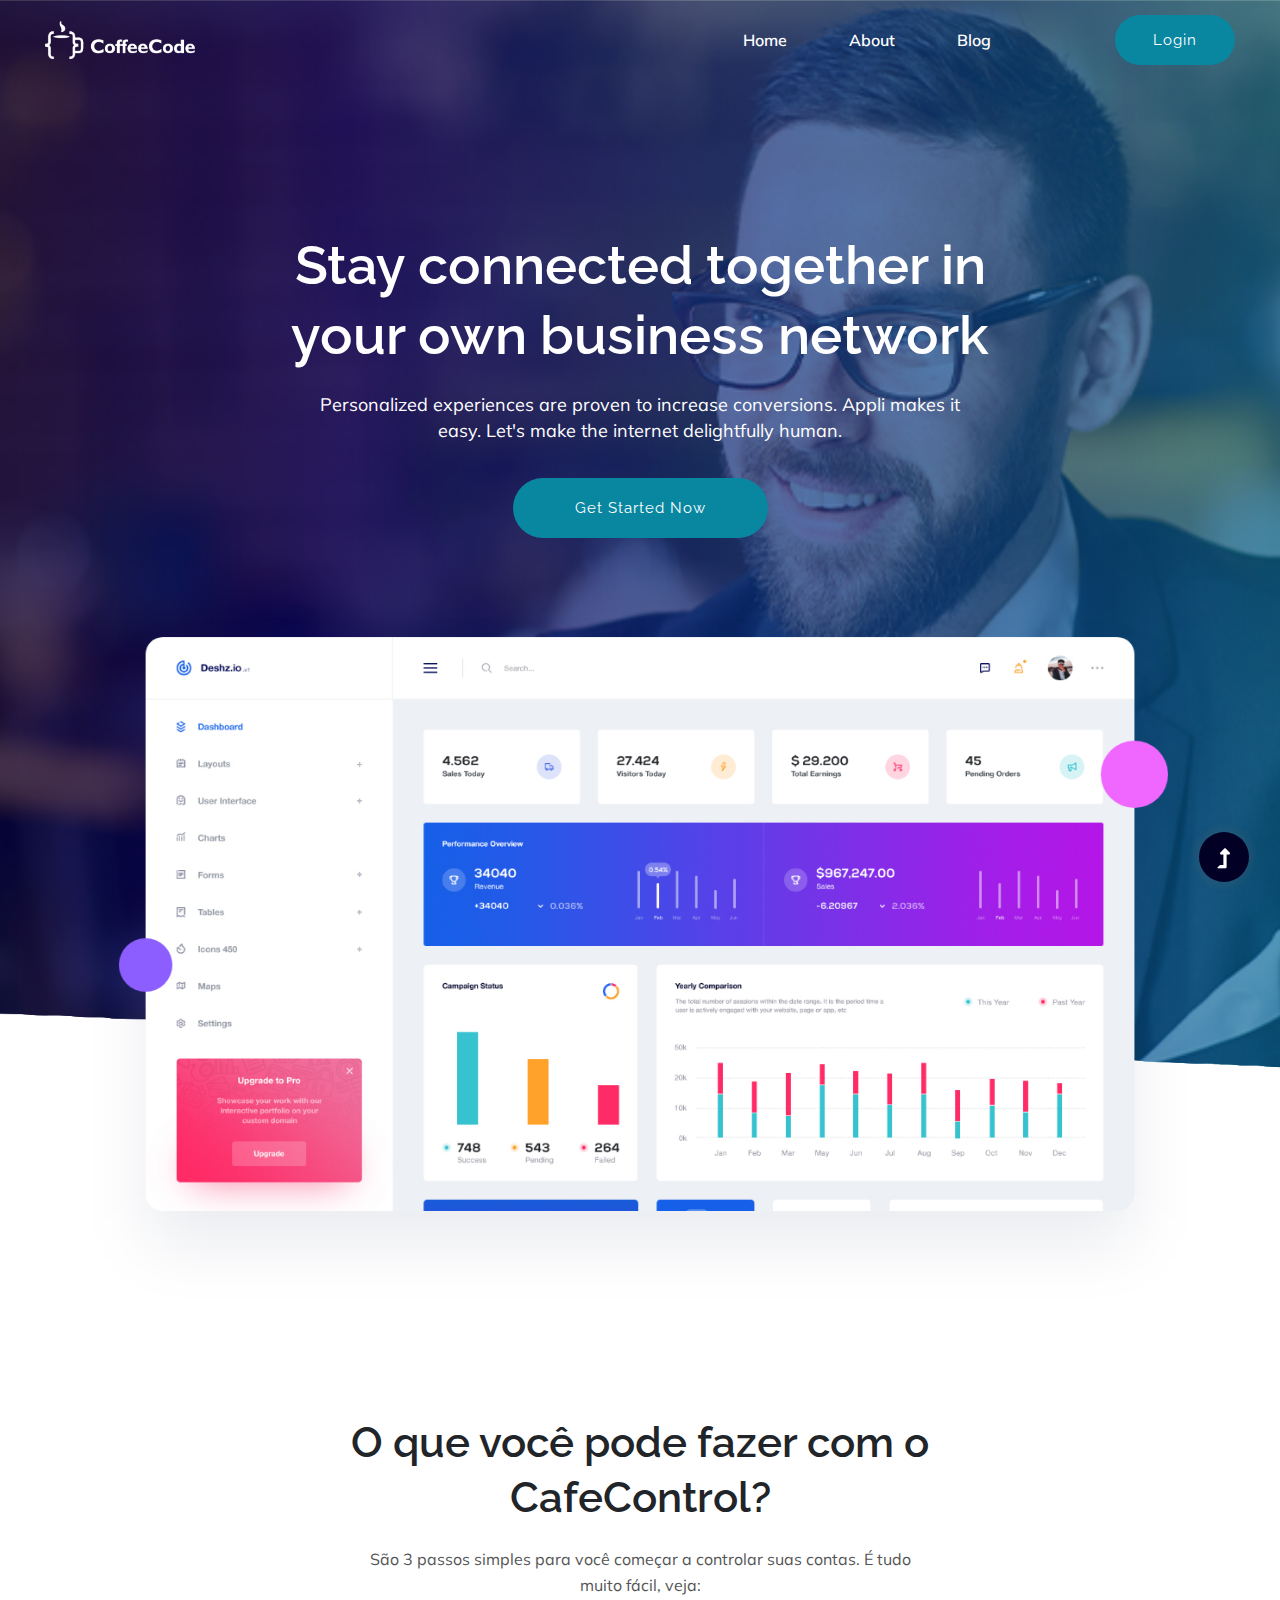
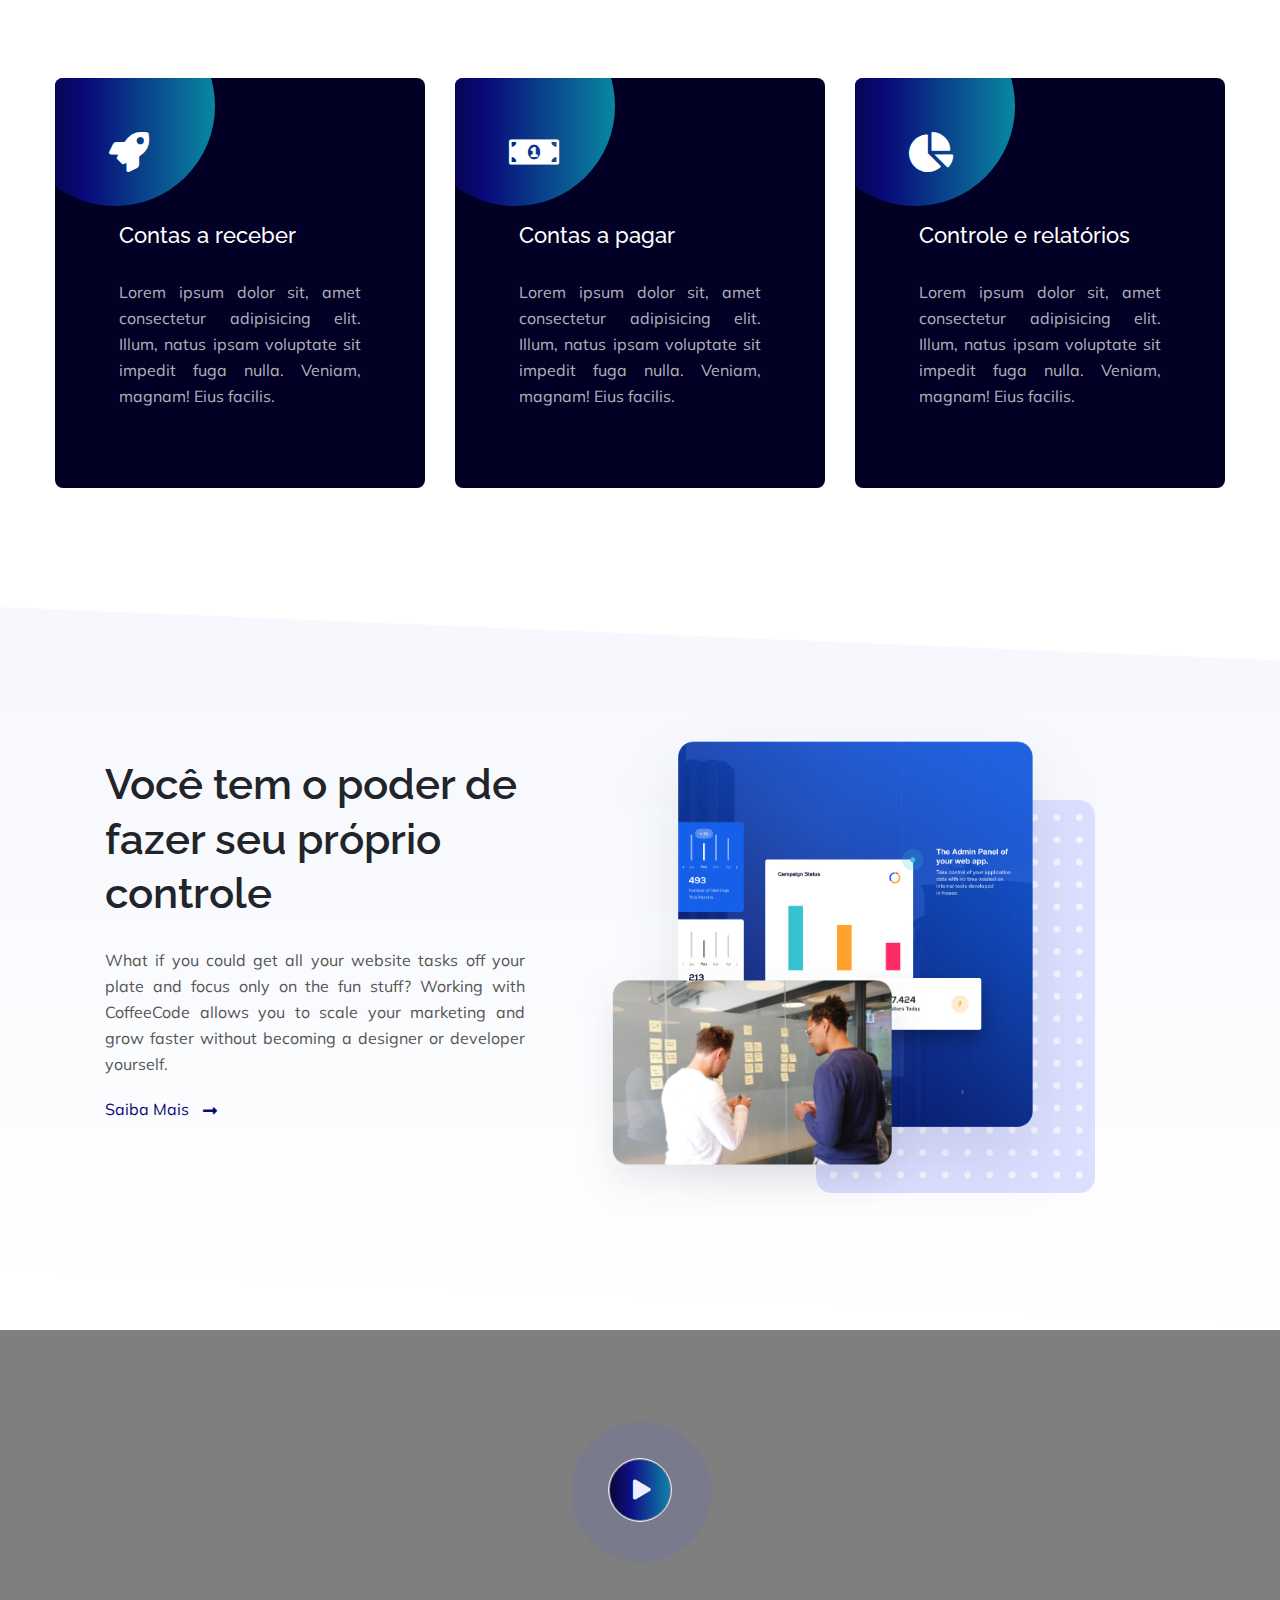
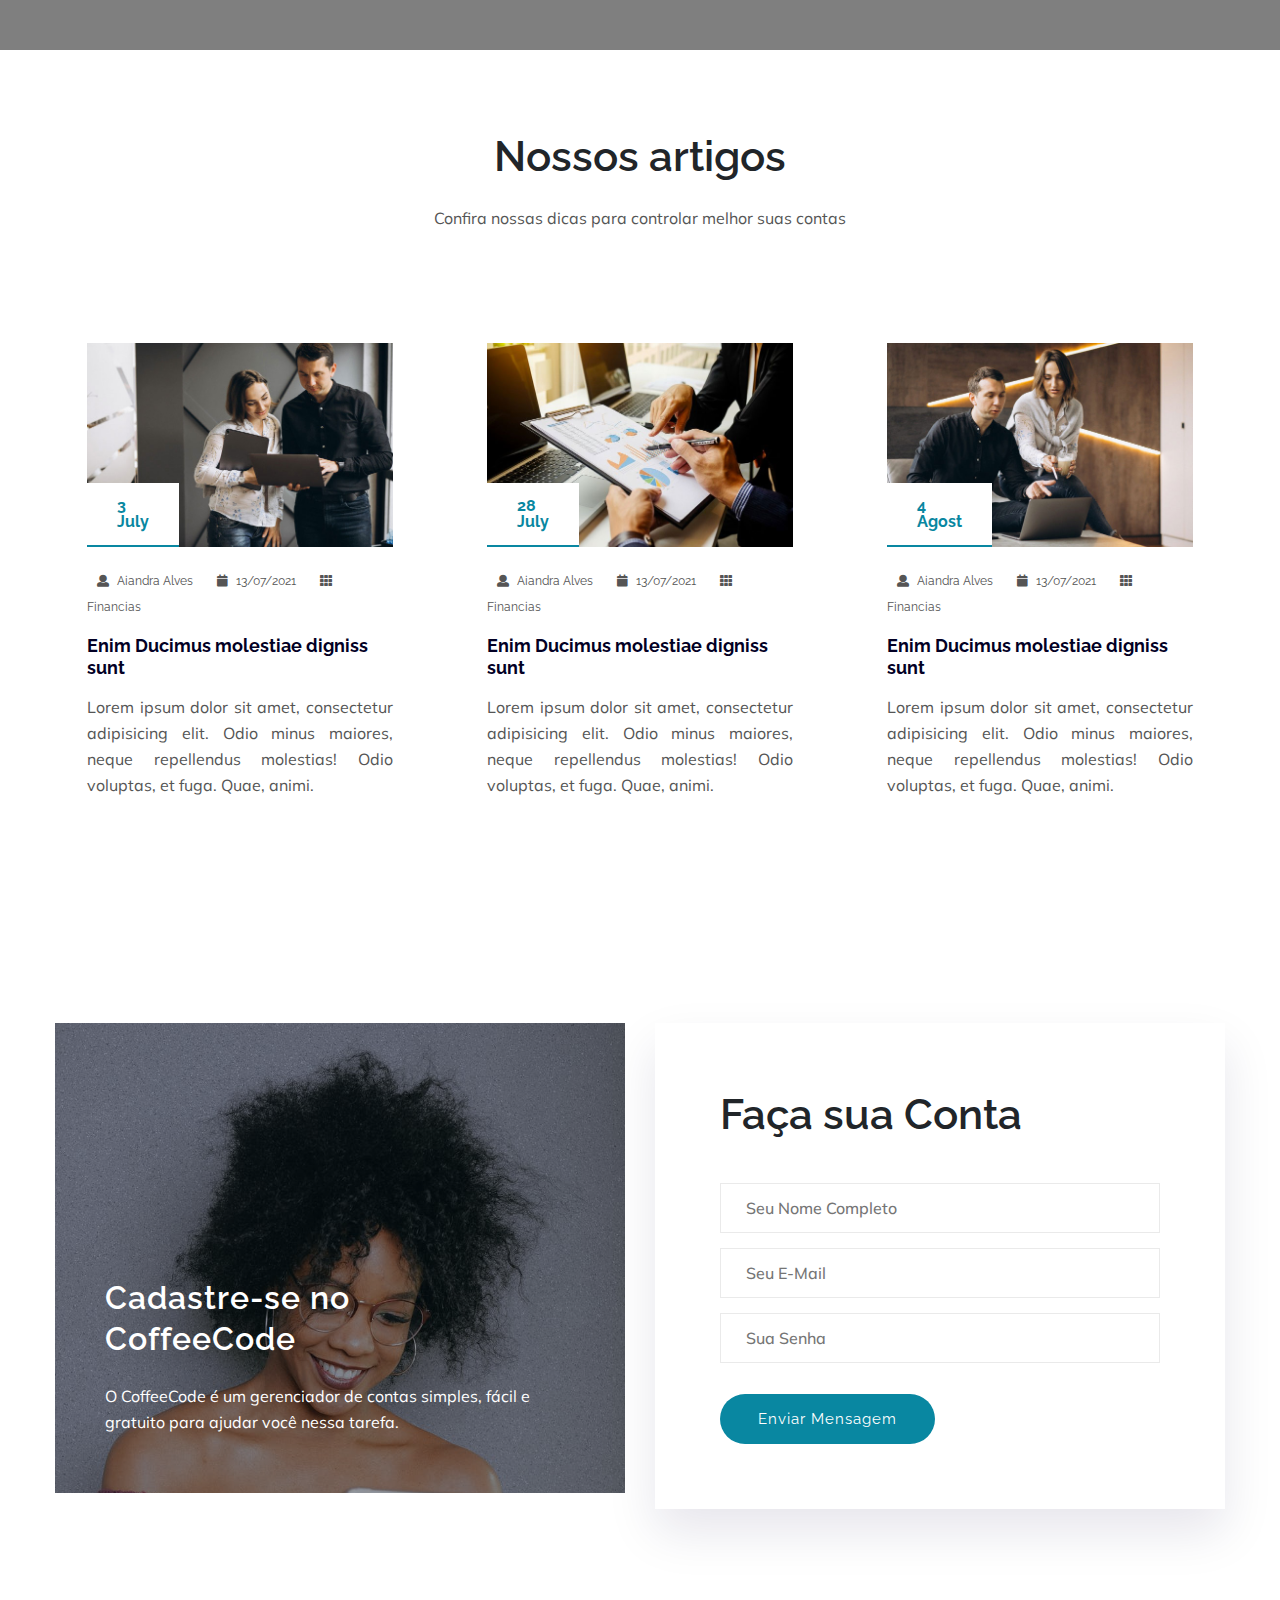
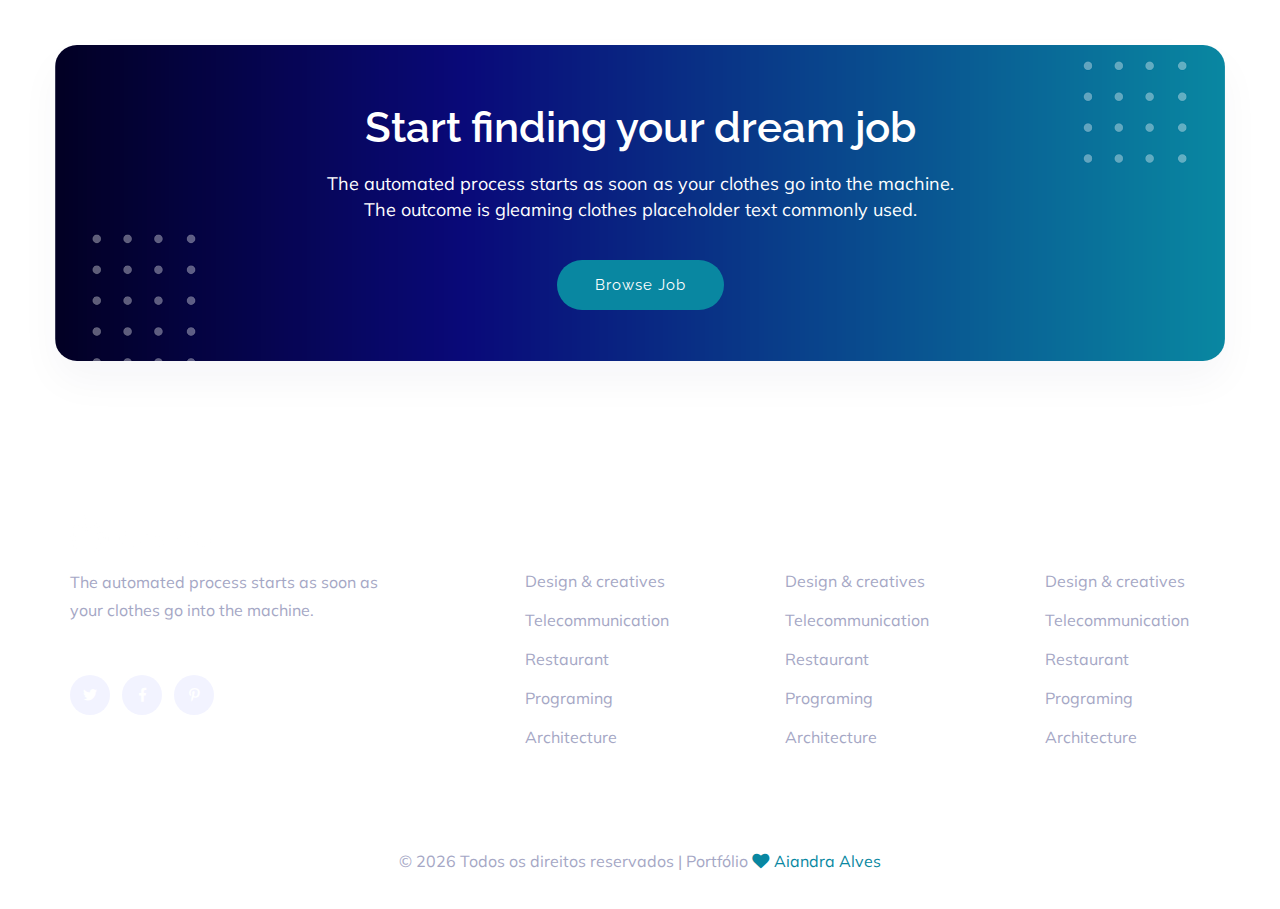
<file: index.html>
<!DOCTYPE html>
<html lang="pt-BR">

<head>
    <meta charset="UTF-8">
    <meta http-equiv="X-UA-Compatible" content="IE=edge">
    <meta name="viewport" content="width=device-width, initial-scale=1.0">

    <link rel="shortcut icon" href="assets/img/favicon.ico">

    <title>CoffeeCode</title>

    <link rel="stylesheet" href="assets/css/bootstrap.min.css">
    <link rel="stylesheet" href="assets/css/slicknav.css">
    <link rel="stylesheet" href="assets/css/all.min.css">
    <link rel="stylesheet" href="assets/css/style.css">

</head>

<body>

    <!-- Preloader -->
    <div class="preloader d-flex align-items-center justify-content-center">
        <div class="loader">
            <div></div>
            <div></div>
            <div></div>
            <div></div>
        </div>
    </div>

    <!-- Header Start -->
    <header class="header">
        <div class="header-area header-transparent">
            <div class="main-header">
                <div class="header-bottom header-sticky">
                    <div class="container-fluid">
                        <div class="row align-items-center">
                            <!-- Logo -->
                            <div class="col-xl-2 col-lg-2">
                                <div class="logo">
                                    <a href="index.html"><img src="assets/img/logo.png" alt="logo"></a>
                                </div>
                            </div>
                            <div class="col-xl-10 col-lg-10">
                                <div class="menu-wrapper d-flex align-items-center justify-content-end">
                                    <div class="main-menu d-none d-lg-block">
                                        <nav>
                                            <ul id="navigation">
                                                <li class="active"><a href="index.html">Home</a></li>
                                                <li><a href="about.html">About</a></li>
                                                <li><a href="blog.html">Blog</a></li>
                                            </ul>
                                        </nav>
                                    </div>
                                    <div class="header-right-btn d-none d-lg-block ml-65">
                                        <a href="login.html" class="btn">Login</a>
                                    </div>
                                </div>
                            </div>
                            <div class="col-12">
                                <div class="mobile-menu d-block d-lg-none"></div>
                            </div>
                        </div>
                    </div>
                </div>
            </div>
        </div>
    </header>
    <!-- Header End -->

    <!-- Home Start -->
    <section class="home" id="home">
        <div class="home-main home-height">
            <div class="container">
                <div class="row justify-content-center">
                    <div class="col-xl-8 col-lg-11 col-md-12">
                        <div class="home-item text-center">
                            <h1>Stay connected together in your own
                                business network</h1>
                            <p>Personalized experiences are proven
                                to increase conversions. Appli makes
                                it easy. Let's make the internet delightfully human.</p>
                            <a href="#" class="btn hero-btn">Get Started Now</a>
                        </div>
                    </div>
                </div>
            </div>
        </div>
    </section>
    <!-- Home End -->

    <!-- Project Start -->
    <section class="project-screen">
        <div class="container">
            <div class="row">
                <div class="col-lg-12">
                    <div class="screen-img">
                        <img src="assets/img/screen.png" alt="" class="w-100">
                    </div>
                </div>
            </div>
        </div>
    </section>
    <!-- Project End -->

    <!-- Services Start -->
    <section class="services section" id="services">
        <div class="container">
            <div class="row justify-content-center">
                <div class="col-xl-7 col-lg-8">
                    <!-- Section title -->
                    <div class="section-title text-center mb-80">
                        <h2>O que você pode fazer com o CafeControl?</h2>
                        <p>
                            São 3 passos simples para você começar a controlar
                            suas contas. É tudo muito fácil, veja:
                        </p>
                    </div>
                </div>
            </div>
            <div class="row">
                <div class="col-lg-4">
                    <div class="service-item">
                        <i class="fas fa-rocket icon"></i>
                        <div class="service-text">
                            <h5>Contas a receber</h5>
                            <p>
                                Lorem ipsum dolor sit, amet consectetur adipisicing elit.
                                Illum, natus ipsam voluptate sit impedit fuga nulla. Veniam,
                                magnam! Eius facilis.
                            </p>
                        </div>
                    </div>
                </div>

                <div class="col-lg-4">
                    <div class="service-item">
                        <i class="fas fa-money-bill-alt icon"></i>
                        <div class="service-text">
                            <h5>Contas a pagar</h5>
                            <p>
                                Lorem ipsum dolor sit, amet consectetur adipisicing elit.
                                Illum, natus ipsam voluptate sit impedit fuga nulla. Veniam,
                                magnam! Eius facilis.
                            </p>
                        </div>
                    </div>
                </div>

                <div class="col-lg-4">
                    <div class="service-item">
                        <i class="fas fa-chart-pie icon"></i>
                        <div class="service-text">
                            <h5>Controle e relatórios</h5>
                            <p>
                                Lorem ipsum dolor sit, amet consectetur adipisicing elit.
                                Illum, natus ipsam voluptate sit impedit fuga nulla. Veniam,
                                magnam! Eius facilis.
                            </p>
                        </div>
                    </div>
                </div>
            </div>
        </div>
    </section>
    <!-- Services End -->

    <!-- About Start -->
    <section class="about section img" id="about">
        <div class="container">
            <div class="row align-items-center">
                <div class="col-xl-5 col-lg-6 col-md-12">
                    <div class="about-item">
                        <!-- Section title -->
                        <div class="section-title mb-25">
                            <h2>Você tem o poder de fazer seu próprio controle</h2>
                        </div>
                        <p>
                            What if you could get all your website tasks off your plate and focus only on the fun
                            stuff? Working with CoffeeCode allows you to scale your marketing and grow faster without
                            becoming a designer or developer yourself.
                        </p>
                        <a href="about.html" class="btn-hero">
                            Saiba Mais
                            <i class="fas fa-long-arrow-alt-right"></i>
                        </a>
                    </div>
                </div>
                <div class="col-xl-6 col-lg-6 col-md-9 col-sm-9">
                    <!-- About Image -->
                    <div class="about-img">
                        <img src="assets/img/about-1.png" alt="aboutImg">
                    </div>
                </div>
            </div>
        </div>
    </section>
    <!-- About End -->

    <!-- Video Start -->
    <section class="video section" id="video">
        <div class="container">
            <div class="video-item content">
                <div class="video-icon">
                    <span class="video-btn">
                        <i class="fas fa-play"></i>
                    </span>
                </div>
            </div>
            <!-- Video Popup Start -->
            <div class="video-popup" id="video-popup">
                <div class="video-popup-inner">
                    <i class="fa fa-times video-popup-close"></i>
                    <div class="iframe-item">
                        <iframe id="playerOne" src="https://www.youtube.com/embed/an0_u96ac8A"
                            allow="accelerometer; autoplay; clipboard-write; encrypted-media; gyroscope; picture-in-picture"
                            allowfullscreen></iframe>
                    </div>
                </div>
            </div>
        </div>
    </section>
    <!-- Video End -->

    <!-- Blog Start -->
    <section class="blog" id="blog">
        <div class="container">
            <div class="row justify-content-center">
                <div class="col-xl-7 col-lg-8">
                    <!-- Section title -->
                    <div class="section-title text-center mb-80">
                        <h2>Nossos artigos</h2>
                        <p>Confira nossas dicas para controlar melhor suas contas</p>
                    </div>
                </div>
            </div>
            <div class="row align-items-center">
                <div class="col-lg-4 mb-5">
                    <div class="blog-item">
                        <a href="#" class="blog-img">
                            <img src="assets/img/blog/post-1.jpg" alt="Image" class="img-fluid">
                            <div class="blog-date">
                                <span>3</span>
                                <span>July</span>
                            </div>
                        </a>
                        <div class="blog-text">
                            <div class="blog-desc mb-3">
                                <span><i class="fas fa-user"></i> Aiandra Alves</span>
                                <span><i class="fas fa-calendar"></i> 13/07/2021</span>
                                <span><i class="fas fa-th"></i> Financias</span>
                            </div>
                            <h3><a href="#">Enim Ducimus molestiae digniss sunt</a></h3>
                            <p>Lorem ipsum dolor sit amet, consectetur adipisicing elit. Odio minus maiores, neque
                                repellendus molestias! Odio voluptas, et fuga. Quae, animi.</p>
                        </div>
                    </div>
                </div>

                <div class="col-lg-4 mb-5">
                    <div class="blog-item">
                        <a href="#" class="blog-img">
                            <img src="assets/img/blog/post-2.jpg" alt="Image" class="img-fluid">
                            <div class="blog-date">
                                <span>28</span>
                                <span>July</span>
                            </div>
                        </a>
                        <div class="blog-text">
                            <div class="blog-desc mb-3">
                                <span><i class="fas fa-user"></i> Aiandra Alves</span>
                                <span><i class="fas fa-calendar"></i> 13/07/2021</span>
                                <span><i class="fas fa-th"></i> Financias</span>
                            </div>
                            <h3><a href="#">Enim Ducimus molestiae digniss sunt</a></h3>
                            <p>Lorem ipsum dolor sit amet, consectetur adipisicing elit. Odio minus maiores, neque
                                repellendus molestias! Odio voluptas, et fuga. Quae, animi.</p>
                        </div>
                    </div>
                </div>

                <div class="col-lg-4 mb-5">
                    <div class="blog-item">
                        <a href="#" class="blog-img">
                            <img src="assets/img/blog/post-3.jpg" alt="Image" class="img-fluid">
                            <div class="blog-date">
                                <span>4</span>
                                <span>Agost</span>
                            </div>
                        </a>
                        <div class="blog-text">
                            <div class="blog-desc mb-3">
                                <span><i class="fas fa-user"></i> Aiandra Alves</span>
                                <span><i class="fas fa-calendar"></i> 13/07/2021</span>
                                <span><i class="fas fa-th"></i> Financias</span>
                            </div>
                            <h3><a href="#">Enim Ducimus molestiae digniss sunt</a></h3>
                            <p>Lorem ipsum dolor sit amet, consectetur adipisicing elit. Odio minus maiores, neque
                                repellendus molestias! Odio voluptas, et fuga. Quae, animi.</p>
                        </div>
                    </div>
                </div>
            </div>
        </div>
    </section>
    <!-- Blog End -->

    <!-- Register Start -->
    <section class="register section mb-5">
        <div class="container">
            <div class="row">
                <div class="col-lg-6 col-md-12 mb-4">
                    <div class="register-img">
                        <div class="thumb-img"></div>
                        <div class="register-item">
                            <div class="register-text">
                                <h3><a href="#">Cadastre-se no<br> CoffeeCode</a></h3>
                                <p>O CoffeeCode é um gerenciador de contas simples, fácil
                                    e gratuito para ajudar você nessa tarefa.</p>
                            </div>
                        </div>
                    </div>
                </div>

                <div class="col-lg-6 col-md-12">
                    <div class="form-wrapper">
                        <div class="row">
                            <div class="col-xl-12">
                                <div class="section-title">
                                    <h2>Faça sua Conta</h2>
                                </div>
                            </div>
                        </div>
                        <form class="register-form" action="#" method="POST">
                            <div class="row">
                                <div class="col-lg-12 col-md-12">
                                    <div class="form-input">
                                        <input type="text" name="name" placeholder="Seu nome completo">
                                    </div>
                                </div>
                                <div class="col-lg-12 col-md-12">
                                    <div class="form-input">
                                        <input type="text" name="email" placeholder="Seu e-mail">
                                    </div>
                                </div>
                                <div class="col-lg-12 col-md-12">
                                    <div class="form-input">
                                        <input type="text" name="email" placeholder="Sua senha">
                                    </div>
                                </div>
                                <div class="col-lg-12">
                                    <div class="register-btn mt-3">
                                        <button class="btn btn-hero" type="submit">Enviar Mensagem</button>
                                    </div>
                                </div>
                            </div>
                        </form>
                    </div>
                </div>

            </div>
        </div>
    </section>
    <!-- Register End -->

    <!-- Newsletter Start -->
    <section class="newsletter">
        <div class="container">
            <div class="newsletter-item">
                <div class="row align-items-center justify-content-center">
                    <div class="col-xl-7 col-lg-9 col-md-8">
                        <div class="newsletter-text text-center">
                            <h2>Start finding your dream job</h2>
                            <p>The automated process starts as soon as your clothes go into the machine. The outcome
                                is gleaming clothes placeholder text commonly used.</p>
                            <a href="#" class="btn btn-hero">Browse Job</a>
                        </div>
                    </div>
                </div>
            </div>
        </div>
    </section>
    <!-- Newsletter End -->

    <!-- Footer Start -->
    <footer class="footer">
        <div class="container">
            <div class="footer-area">
                <div class="container">
                    <div class="row justify-content-between">
                        <div class="col-xl-4 col-lg-5 col-md-4 col-sm-6">
                            <div class="footer-item mb-50">
                                <div class="footer-item mb-30">
                                    <div class="footer-logo mb-3">
                                        <a href="index.html"><img src="assets/img/logo.png" width="150" alt="logo"></a>
                                    </div>
                                    <div class="footer-title">
                                        <div class="footer-text">
                                            <p>The automated process starts as soon as your clothes go into the machine.
                                            </p>
                                        </div>
                                    </div>
                                    <div class="footer-social">
                                        <a href="#"><i class="fab fa-twitter"></i></a>
                                        <a href="https://bit.ly/sai4ull"><i class="fab fa-facebook-f"></i></a>
                                        <a href="#"><i class="fab fa-pinterest-p"></i></a>
                                    </div>
                                </div>
                            </div>
                        </div>

                        <div class="col-xl-2 col-lg-3 col-md-4 col-sm-5">
                            <div class="footer-item mb-50">
                                <div class="footer-title">
                                    <h4>Our solutions</h4>
                                    <ul>
                                        <li><a href="#">Design & creatives</a></li>
                                        <li><a href="#">Telecommunication</a></li>
                                        <li><a href="#">Restaurant</a></li>
                                        <li><a href="#">Programing</a></li>
                                        <li><a href="#">Architecture</a></li>
                                    </ul>
                                </div>
                            </div>
                        </div>

                        <div class="col-xl-2 col-lg-3 col-md-4 col-sm-6">
                            <div class="footer-item mb-50">
                                <div class="footer-title">
                                    <h4>Company</h4>
                                    <ul>
                                        <li><a href="#">Design & creatives</a></li>
                                        <li><a href="#">Telecommunication</a></li>
                                        <li><a href="#">Restaurant</a></li>
                                        <li><a href="#">Programing</a></li>
                                        <li><a href="#">Architecture</a></li>
                                    </ul>
                                </div>
                            </div>
                        </div>

                        <div class="col-xl-2 col-lg-4 col-md-4 col-sm-6">
                            <div class="footer-item mb-50">
                                <div class="footer-title">
                                    <h4>Support</h4>
                                    <ul>
                                        <li><a href="#">Design & creatives</a></li>
                                        <li><a href="#">Telecommunication</a></li>
                                        <li><a href="#">Restaurant</a></li>
                                        <li><a href="#">Programing</a></li>
                                        <li><a href="#">Architecture</a></li>
                                    </ul>
                                </div>
                            </div>
                        </div>
                    </div>
                </div>
            </div>

            <div class="footer-bottom">
                <div class="container">
                    <div class="footer-border">
                        <div class="row d-flex align-items-center">
                            <div class="col-xl-12">
                                <div class="footer-copy text-center">
                                    <p>
                                        &copy;
                                        <script>document.write(new Date().getFullYear());</script>
                                        Todos os direitos reservados | Portfólio <i class="fa fa-heart"
                                            aria-hidden="true"></i>
                                        <a href="#" target="_blank">Aiandra Alves</a>
                                    </p>
                                </div>
                            </div>
                        </div>
                    </div>
                </div>
            </div>
        </div>
    </footer>
    <!-- Footer End -->

    <!-- Scroll Up -->
    <div id="back-top">
        <a title="Go to Top" href="#"> <i class="fas fa-level-up-alt"></i></a>
    </div>

    <!-- Javascropts -->
    <script src="assets/js/jquery.min.js"></script>
    <script src="assets/js/bootstrap.min.js"></script>
    <script src="assets/js/slicknav.min.js"></script>
    <script src="assets/js/scripts.js"></script>

</body>

</html>
</file>
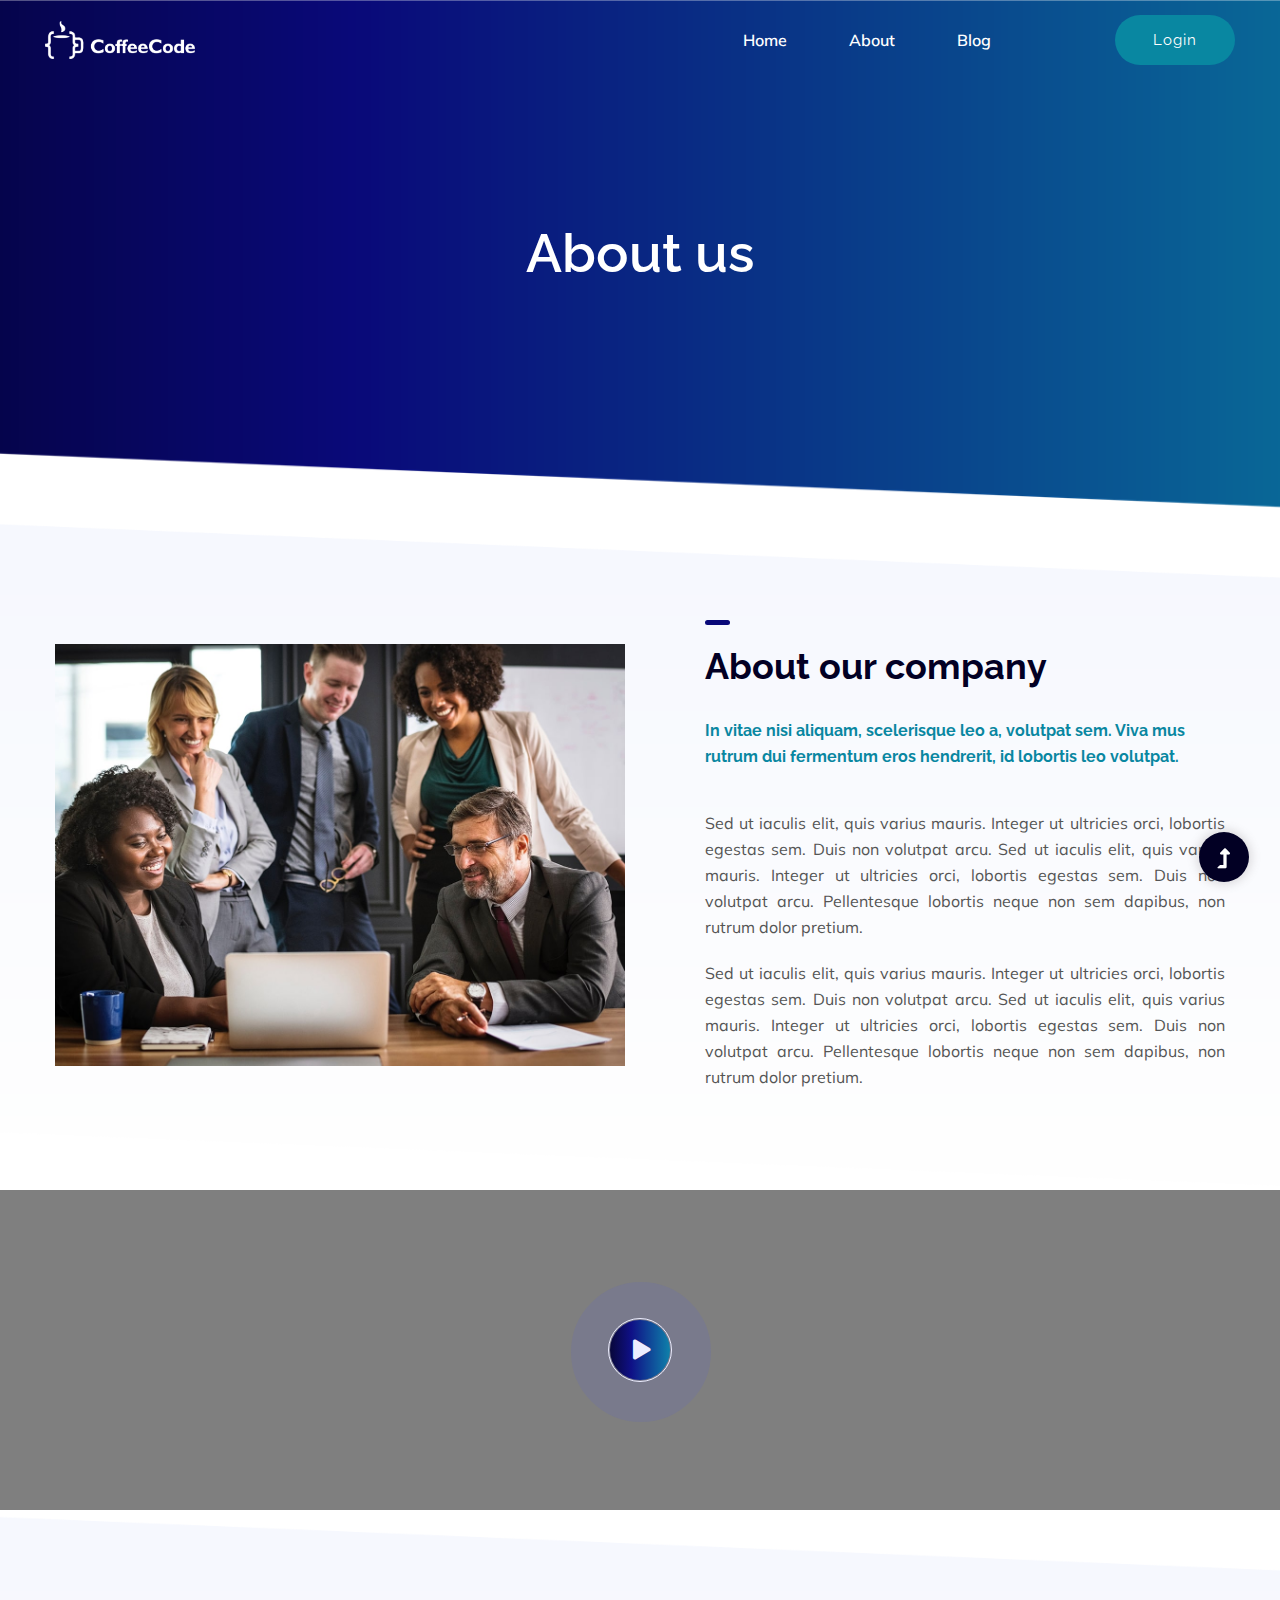
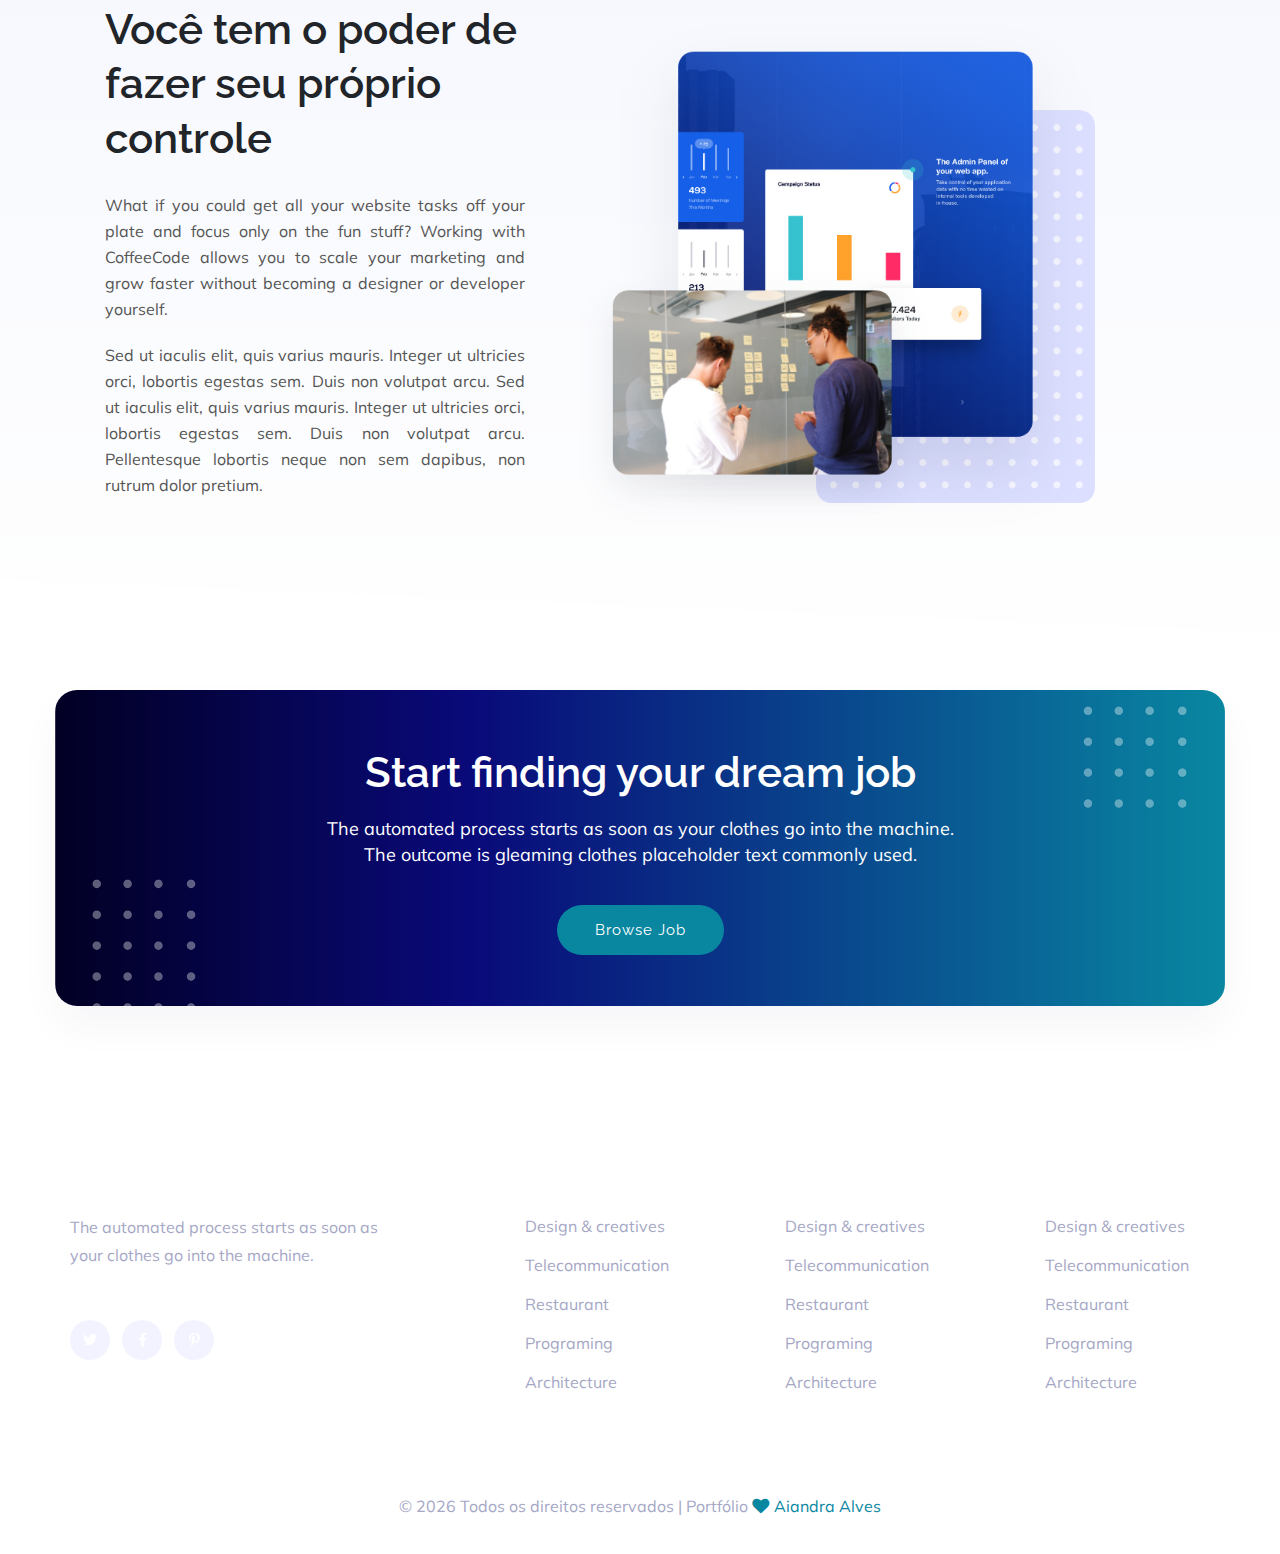
<file: about.html>
<!DOCTYPE html>
<html lang="pt-BR">

<head>
    <meta charset="UTF-8">
    <meta http-equiv="X-UA-Compatible" content="IE=edge">
    <meta name="viewport" content="width=device-width, initial-scale=1.0">

    <link rel="shortcut icon" href="assets/img/favicon.ico">

    <title>CoffeeCode</title>

    <link rel="stylesheet" href="assets/css/bootstrap.min.css">
    <link rel="stylesheet" href="assets/css/slicknav.css">
    <link rel="stylesheet" href="assets/css/all.min.css">
    <link rel="stylesheet" href="assets/css/style.css">

</head>

<body>

    <!-- Preloader -->
    <div class="preloader d-flex align-items-center justify-content-center">
        <div class="loader">
            <div></div>
            <div></div>
            <div></div>
            <div></div>
        </div>
    </div>

    <!-- Header Start -->
    <header class="header">
        <div class="header-area header-transparent">
            <div class="main-header">
                <div class="header-bottom header-sticky">
                    <div class="container-fluid">
                        <div class="row align-items-center">
                            <!-- Logo -->
                            <div class="col-xl-2 col-lg-2">
                                <div class="logo">
                                    <a href="index.html"><img src="assets/img/logo.png" alt="logo"></a>
                                </div>
                            </div>
                            <div class="col-xl-10 col-lg-10">
                                <div class="menu-wrapper d-flex align-items-center justify-content-end">
                                    <div class="main-menu d-none d-lg-block">
                                        <nav>
                                            <ul id="navigation">
                                                <li class="active"><a href="index.html">Home</a></li>
                                                <li><a href="about.html">About</a></li>
                                                <li><a href="blog.html">Blog</a></li>
                                            </ul>
                                        </nav>
                                    </div>
                                    <div class="header-right-btn d-none d-lg-block ml-65">
                                        <a href="login.html" class="btn">Login</a>
                                    </div>
                                </div>
                            </div>
                            <div class="col-12">
                                <div class="mobile-menu d-block d-lg-none"></div>
                            </div>
                        </div>
                    </div>
                </div>
            </div>
        </div>
    </header>
    <!-- Header End -->

    <!-- Breadcrumb Start -->
    <section class="breadcrumb-area">
        <div class="home-main bread-height">
            <div class="bread-inner">
                <div class="container">
                    <div class="row justify-content-center">
                        <div class="col-xl-8 col-lg-11 col-md-12">
                            <div class="home-item bread-text text-center">
                                <h1>About us</h1>
                            </div>
                        </div>
                    </div>
                </div>
            </div>
        </div>
    </section>
    <!-- Breadcrumb End -->

    <!-- About Start -->
    <section class="about pt-100 img">
        <div class="container">
            <div class="row align-items-center">
                <div class="col-12 col-md-6">
                    <div class="about-thumbnail">
                        <img src="assets/img/about-2.jpg" alt="aboutImg">
                    </div>
                </div>
                <div class="col-12 col-md-6">
                    <div class="about-content about-item">
                        <!-- Section Heading -->
                        <div class="section-heading">
                            <div class="line"></div>
                            <h2>About our company</h2>
                        </div>
                        <h6>In vitae nisi aliquam, scelerisque leo a, volutpat sem. Viva mus rutrum dui fermentum eros
                            hendrerit, id lobortis leo volutpat.</h6>
                        <p>
                            Sed ut iaculis elit, quis varius mauris. Integer ut ultricies orci,
                            lobortis egestas sem.
                            Duis non volutpat arcu. Sed ut iaculis elit, quis varius mauris.
                            Integer ut ultricies orci, lobortis egestas sem. Duis non volutpat arcu.
                            Pellentesque lobortis neque non sem dapibus, non rutrum dolor pretium.
                        </p>
                        <p>
                            Sed ut iaculis elit, quis varius mauris. Integer ut ultricies orci,
                            lobortis egestas sem.
                            Duis non volutpat arcu. Sed ut iaculis elit, quis varius mauris.
                            Integer ut ultricies orci, lobortis egestas sem. Duis non volutpat arcu.
                            Pellentesque lobortis neque non sem dapibus, non rutrum dolor pretium.
                        </p>
                    </div>
                </div>
            </div>
        </div>
    </section>
    <!-- About End -->

    <!-- Video Start -->
    <section class="video section" id="video">
        <div class="container">
            <div class="video-item content">
                <div class="video-icon">
                    <span class="video-btn">
                        <i class="fas fa-play"></i>
                    </span>
                </div>
            </div>
            <!-- Video Popup Start -->
            <div class="video-popup" id="video-popup">
                <div class="video-popup-inner">
                    <i class="fa fa-times video-popup-close"></i>
                    <div class="iframe-item">
                        <iframe id="playerOne" src="https://www.youtube.com/embed/an0_u96ac8A"
                            allow="accelerometer; autoplay; clipboard-write; encrypted-media; gyroscope; picture-in-picture"
                            allowfullscreen></iframe>
                    </div>
                </div>
            </div>
        </div>
    </section>
    <!-- Video End -->

    <!-- About Start -->
    <section class="about section img mb-50" id="about">
        <div class="container">
            <div class="row align-items-center">
                <div class="col-xl-5 col-lg-6 col-md-12">
                    <div class="about-item">
                        <!-- Section title -->
                        <div class="section-title mb-25">
                            <h2>Você tem o poder de fazer seu próprio controle</h2>
                        </div>
                        <p>
                            What if you could get all your website tasks off your plate and focus only on the fun
                            stuff? Working with CoffeeCode allows you to scale your marketing and grow faster without
                            becoming a designer or developer yourself.
                        </p>
                        <p>
                            Sed ut iaculis elit, quis varius mauris. Integer ut ultricies orci,
                            lobortis egestas sem.
                            Duis non volutpat arcu. Sed ut iaculis elit, quis varius mauris.
                            Integer ut ultricies orci, lobortis egestas sem. Duis non volutpat arcu.
                            Pellentesque lobortis neque non sem dapibus, non rutrum dolor pretium.
                        </p>
                    </div>
                </div>
                <div class="col-xl-6 col-lg-6 col-md-9 col-sm-9">
                    <!-- About Image -->
                    <div class="about-img">
                        <img src="assets/img/about-1.png" alt="aboutImg">
                    </div>
                </div>
            </div>
        </div>
    </section>
    <!-- About End -->

    <!-- Newsletter Start -->
    <section class="newsletter">
        <div class="container">
            <div class="newsletter-item">
                <div class="row align-items-center justify-content-center">
                    <div class="col-xl-7 col-lg-9 col-md-8">
                        <div class="newsletter-text text-center">
                            <h2>Start finding your dream job</h2>
                            <p>The automated process starts as soon as your clothes go into the machine. The outcome
                                is gleaming clothes placeholder text commonly used.</p>
                            <a href="#" class="btn btn-hero">Browse Job</a>
                        </div>
                    </div>
                </div>
            </div>
        </div>
    </section>
    <!-- Newsletter End -->

    <!-- Footer Start -->
    <footer class="footer">
        <div class="container">
            <div class="footer-area">
                <div class="container">
                    <div class="row justify-content-between">
                        <div class="col-xl-4 col-lg-5 col-md-4 col-sm-6">
                            <div class="footer-item mb-50">
                                <div class="footer-item mb-30">
                                    <div class="footer-logo mb-3">
                                        <a href="index.html"><img src="assets/img/logo.png" width="150" alt="logo"></a>
                                    </div>
                                    <div class="footer-title">
                                        <div class="footer-text">
                                            <p>The automated process starts as soon as your clothes go into the machine.
                                            </p>
                                        </div>
                                    </div>
                                    <div class="footer-social">
                                        <a href="#"><i class="fab fa-twitter"></i></a>
                                        <a href="https://bit.ly/sai4ull"><i class="fab fa-facebook-f"></i></a>
                                        <a href="#"><i class="fab fa-pinterest-p"></i></a>
                                    </div>
                                </div>
                            </div>
                        </div>

                        <div class="col-xl-2 col-lg-3 col-md-4 col-sm-5">
                            <div class="footer-item mb-50">
                                <div class="footer-title">
                                    <h4>Our solutions</h4>
                                    <ul>
                                        <li><a href="#">Design & creatives</a></li>
                                        <li><a href="#">Telecommunication</a></li>
                                        <li><a href="#">Restaurant</a></li>
                                        <li><a href="#">Programing</a></li>
                                        <li><a href="#">Architecture</a></li>
                                    </ul>
                                </div>
                            </div>
                        </div>

                        <div class="col-xl-2 col-lg-3 col-md-4 col-sm-6">
                            <div class="footer-item mb-50">
                                <div class="footer-title">
                                    <h4>Company</h4>
                                    <ul>
                                        <li><a href="#">Design & creatives</a></li>
                                        <li><a href="#">Telecommunication</a></li>
                                        <li><a href="#">Restaurant</a></li>
                                        <li><a href="#">Programing</a></li>
                                        <li><a href="#">Architecture</a></li>
                                    </ul>
                                </div>
                            </div>
                        </div>

                        <div class="col-xl-2 col-lg-4 col-md-4 col-sm-6">
                            <div class="footer-item mb-50">
                                <div class="footer-title">
                                    <h4>Support</h4>
                                    <ul>
                                        <li><a href="#">Design & creatives</a></li>
                                        <li><a href="#">Telecommunication</a></li>
                                        <li><a href="#">Restaurant</a></li>
                                        <li><a href="#">Programing</a></li>
                                        <li><a href="#">Architecture</a></li>
                                    </ul>
                                </div>
                            </div>
                        </div>
                    </div>
                </div>
            </div>

            <div class="footer-bottom">
                <div class="container">
                    <div class="footer-border">
                        <div class="row d-flex align-items-center">
                            <div class="col-xl-12">
                                <div class="footer-copy text-center">
                                    <p>
                                        &copy;
                                        <script>document.write(new Date().getFullYear());</script>
                                        Todos os direitos reservados | Portfólio <i class="fa fa-heart"
                                            aria-hidden="true"></i>
                                        <a href="#" target="_blank">Aiandra Alves</a>
                                    </p>
                                </div>
                            </div>
                        </div>
                    </div>
                </div>
            </div>
        </div>
    </footer>
    <!-- Footer End -->

    <!-- Scroll Up -->
    <div id="back-top">
        <a title="Go to Top" href="#"> <i class="fas fa-level-up-alt"></i></a>
    </div>

    <!-- Javascropts -->
    <script src="assets/js/jquery.min.js"></script>
    <script src="assets/js/bootstrap.min.js"></script>
    <script src="assets/js/slicknav.min.js"></script>
    <script src="assets/js/scripts.js"></script>

</body>

</html>
</file>
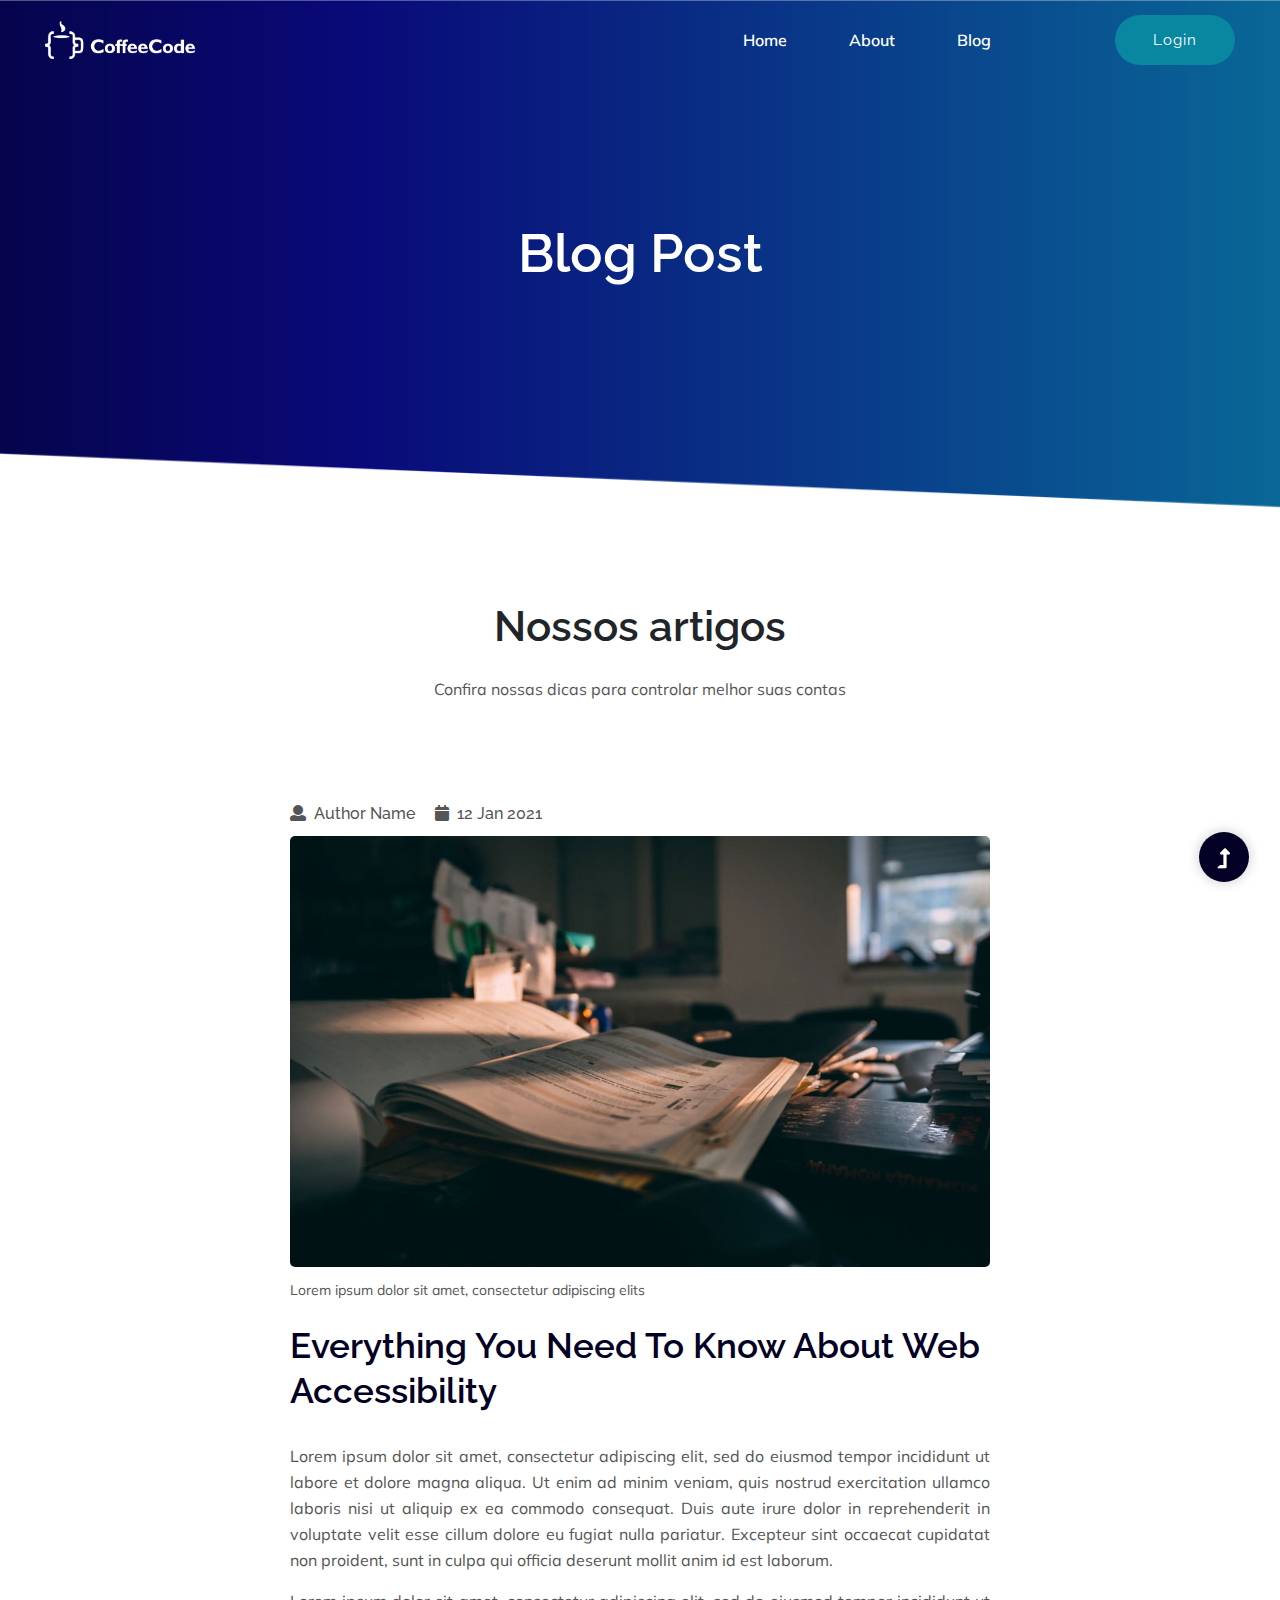
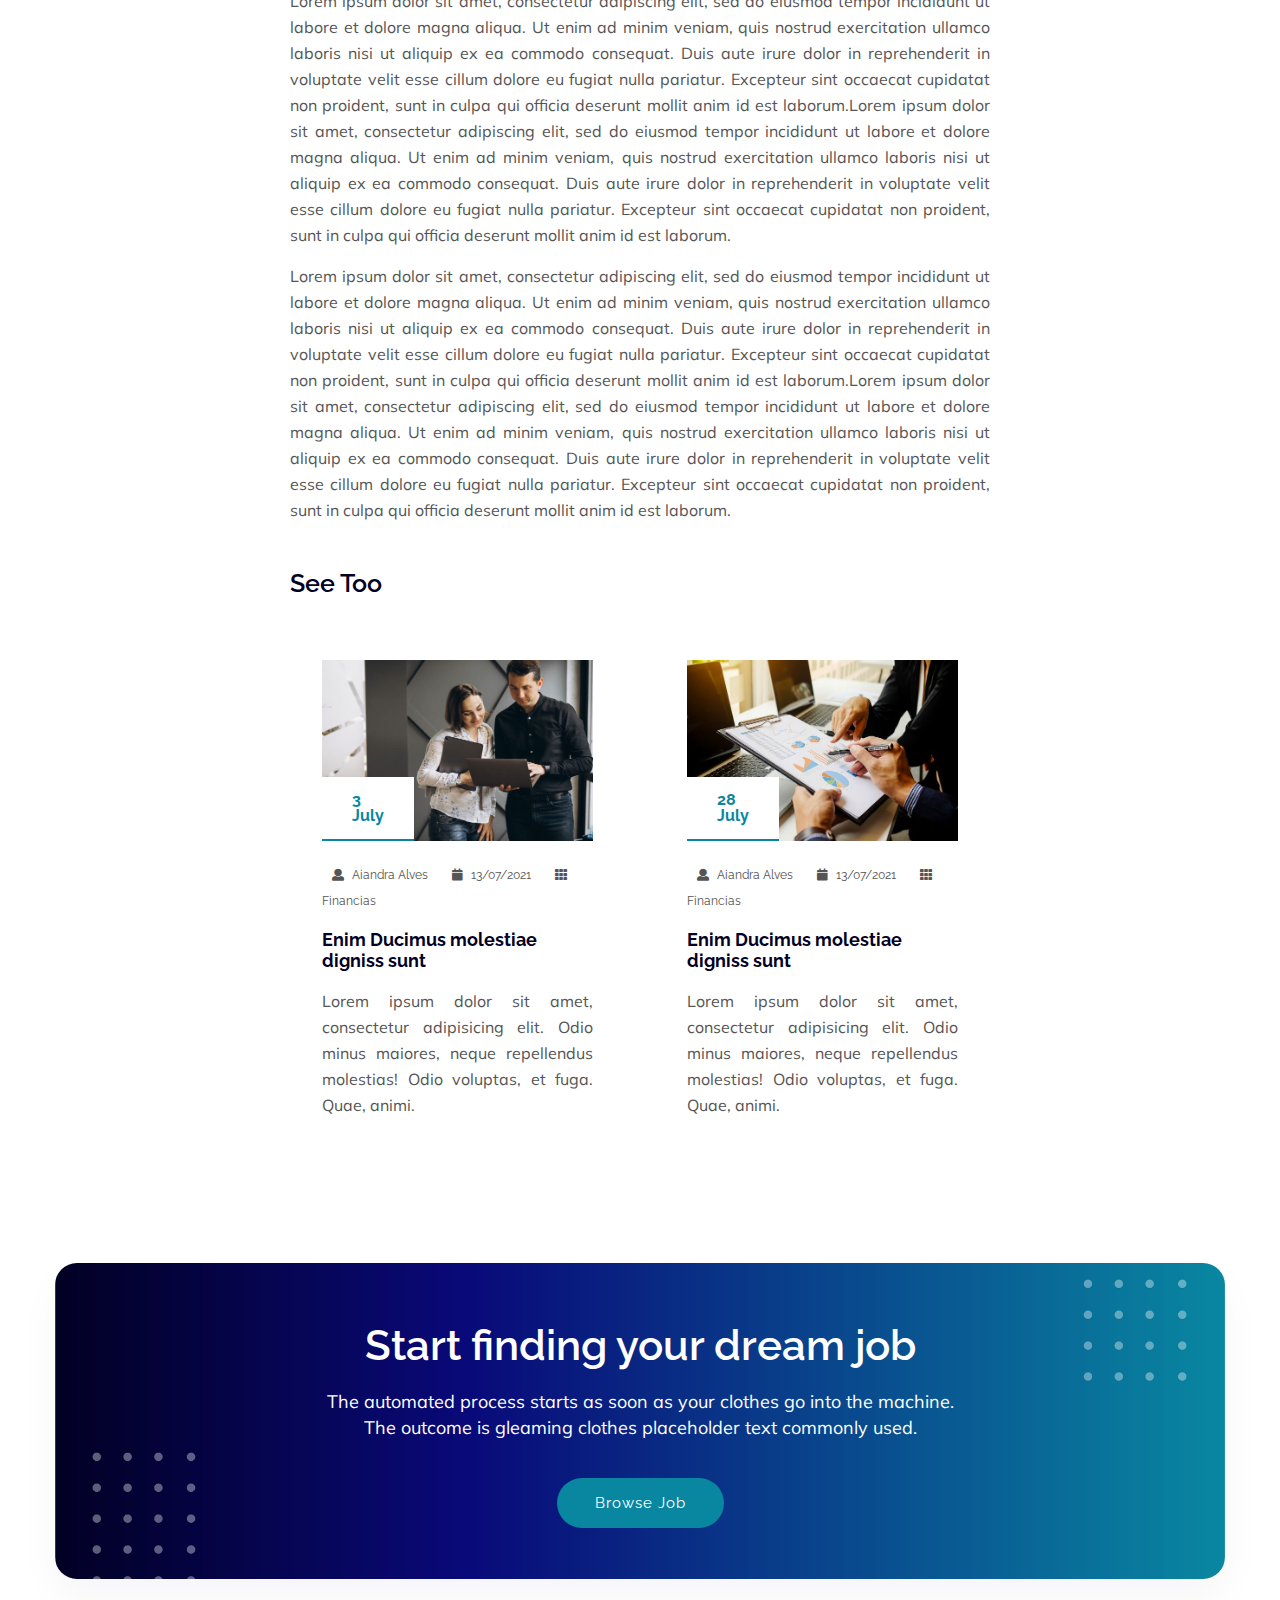
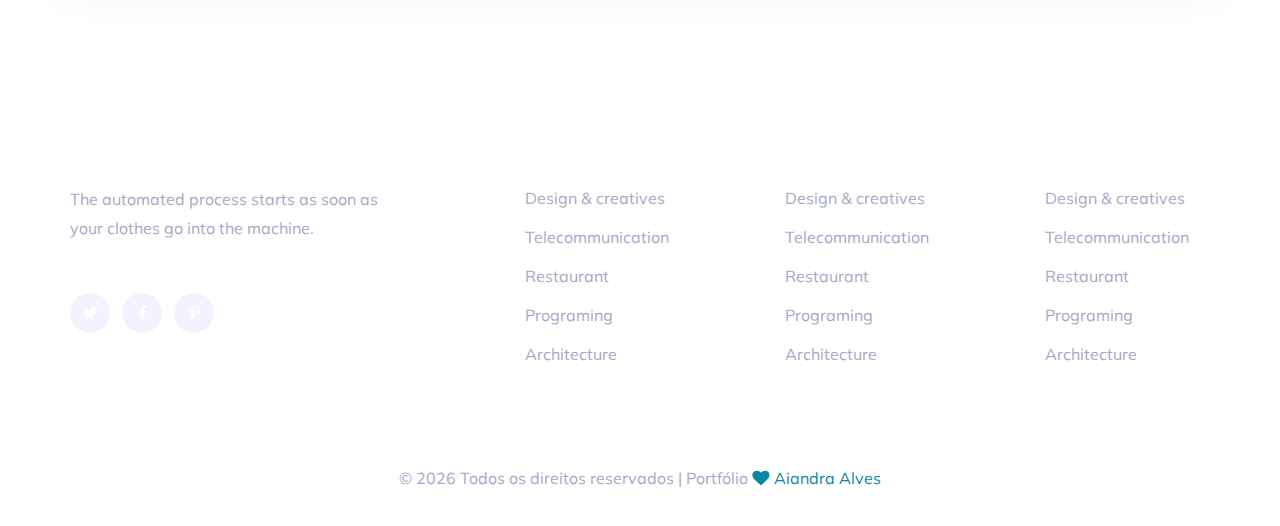
<file: blog-details.html>
<!DOCTYPE html>
<html lang="pt-BR">

<head>
    <meta charset="UTF-8">
    <meta http-equiv="X-UA-Compatible" content="IE=edge">
    <meta name="viewport" content="width=device-width, initial-scale=1.0">

    <link rel="shortcut icon" href="assets/img/favicon.ico">

    <title>CoffeeCode</title>

    <link rel="stylesheet" href="assets/css/bootstrap.min.css">
    <link rel="stylesheet" href="assets/css/slicknav.css">
    <link rel="stylesheet" href="assets/css/all.min.css">
    <link rel="stylesheet" href="assets/css/style.css">

</head>

<body>

    <!-- Preloader -->
    <div class="preloader d-flex align-items-center justify-content-center">
        <div class="loader">
            <div></div>
            <div></div>
            <div></div>
            <div></div>
        </div>
    </div>

    <!-- Header Start -->
    <header class="header">
        <div class="header-area header-transparent">
            <div class="main-header">
                <div class="header-bottom header-sticky">
                    <div class="container-fluid">
                        <div class="row align-items-center">
                            <!-- Logo -->
                            <div class="col-xl-2 col-lg-2">
                                <div class="logo">
                                    <a href="index.html"><img src="assets/img/logo.png" alt="logo"></a>
                                </div>
                            </div>
                            <div class="col-xl-10 col-lg-10">
                                <div class="menu-wrapper d-flex align-items-center justify-content-end">
                                    <div class="main-menu d-none d-lg-block">
                                        <nav>
                                            <ul id="navigation">
                                                <li class="active"><a href="index.html">Home</a></li>
                                                <li><a href="about.html">About</a></li>
                                                <li><a href="blog.html">Blog</a></li>
                                            </ul>
                                        </nav>
                                    </div>
                                    <div class="header-right-btn d-none d-lg-block ml-65">
                                        <a href="login.html" class="btn">Login</a>
                                    </div>
                                </div>
                            </div>
                            <div class="col-12">
                                <div class="mobile-menu d-block d-lg-none"></div>
                            </div>
                        </div>
                    </div>
                </div>
            </div>
        </div>
    </header>
    <!-- Header End -->

    <!-- Breadcrumb Start -->
    <section class="breadcrumb-area">
        <div class="home-main bread-height">
            <div class="bread-inner">
                <div class="container">
                    <div class="row justify-content-center">
                        <div class="col-xl-8 col-lg-11 col-md-12">
                            <div class="home-item bread-text text-center">
                                <h1>Blog Post</h1>
                            </div>
                        </div>
                    </div>
                </div>
            </div>
        </div>
    </section>
    <!-- Breadcrumb End -->

    <!-- Blog Post Start -->
    <section class="blog section" id="blog-post">
        <div class="container">
            <div class="row justify-content-center">
                <div class="col-xl-7 col-lg-8">
                    <!-- Section title -->
                    <div class="section-title text-center mb-80">
                        <h2>Nossos artigos</h2>
                        <p>Confira nossas dicas para controlar melhor suas contas</p>
                    </div>
                </div>
            </div>
            <div class="row">
                <div class="col-12">
                    <div class="post-item">
                        <div class="post-meta">
                            <span class="author"><i class="fa fa-user mr-2"></i>Author Name</span>
                            <span class="date"><i class="fa fa-calendar mr-2"></i>12 Jan 2021</span>
                        </div>
                        <div class="post-img">
                            <img src="assets/img/blog/posts.jpg" alt="post" class="img-fluid">
                        </div>
                        <div class="post-footer">
                            <p>Lorem ipsum dolor sit amet, consectetur adipiscing elits</p>
                        </div>
                        <div class="post-title">
                            <h1>Everything You Need To Know About Web Accessibility</h1>
                        </div>
                        <div class="post-description">
                            <p>Lorem ipsum dolor sit amet, consectetur adipiscing elit, sed do eiusmod tempor incididunt
                                ut labore et dolore magna aliqua. Ut enim ad minim veniam, quis nostrud exercitation
                                ullamco laboris nisi ut aliquip ex ea commodo consequat.
                                Duis aute irure dolor in reprehenderit in voluptate velit esse cillum dolore eu fugiat
                                nulla pariatur. Excepteur sint occaecat cupidatat non proident, sunt in culpa qui
                                officia deserunt mollit anim id est laborum.</p>
                            <p>Lorem ipsum dolor sit amet, consectetur adipiscing elit, sed do eiusmod tempor incididunt
                                ut labore et dolore magna aliqua. Ut enim ad minim veniam, quis nostrud exercitation
                                ullamco laboris nisi ut aliquip ex ea commodo consequat.
                                Duis aute irure dolor in reprehenderit in voluptate velit esse cillum dolore eu fugiat
                                nulla pariatur. Excepteur sint occaecat cupidatat non proident, sunt in culpa qui
                                officia deserunt mollit anim id est laborum.Lorem ipsum
                                dolor sit amet, consectetur adipiscing elit, sed do eiusmod tempor incididunt ut labore
                                et dolore magna aliqua. Ut enim ad minim veniam, quis nostrud exercitation ullamco
                                laboris nisi ut aliquip ex ea commodo consequat. Duis
                                aute irure dolor in reprehenderit in voluptate velit esse cillum dolore eu fugiat nulla
                                pariatur. Excepteur sint occaecat cupidatat non proident, sunt in culpa qui officia
                                deserunt mollit anim id est laborum.</p>
                            <p>Lorem ipsum dolor sit amet, consectetur adipiscing elit, sed do eiusmod tempor incididunt
                                ut labore et dolore magna aliqua. Ut enim ad minim veniam, quis nostrud exercitation
                                ullamco laboris nisi ut aliquip ex ea commodo consequat.
                                Duis aute irure dolor in reprehenderit in voluptate velit esse cillum dolore eu fugiat
                                nulla pariatur. Excepteur sint occaecat cupidatat non proident, sunt in culpa qui
                                officia deserunt mollit anim id est laborum.Lorem ipsum
                                dolor sit amet, consectetur adipiscing elit, sed do eiusmod tempor incididunt ut labore
                                et dolore magna aliqua. Ut enim ad minim veniam, quis nostrud exercitation ullamco
                                laboris nisi ut aliquip ex ea commodo consequat. Duis
                                aute irure dolor in reprehenderit in voluptate velit esse cillum dolore eu fugiat nulla
                                pariatur. Excepteur sint occaecat cupidatat non proident, sunt in culpa qui officia
                                deserunt mollit anim id est laborum.</p>
                        </div>
                        <div class="post-info">
                            <div class="row">
                                <div class="col-lg-12">
                                    <h2 class="title">See too</h2>
                                    <div class="row">
                                        <div class="col-lg-6 mb-5">
                                            <div class="blog-item">
                                                <a href="#" class="blog-img">
                                                    <img src="assets/img/blog/post-1.jpg" alt="Image" class="img-fluid">
                                                    <div class="blog-date">
                                                        <span>3</span>
                                                        <span>July</span>
                                                    </div>
                                                </a>
                                                <div class="blog-text">
                                                    <div class="blog-desc mb-3">
                                                        <span><i class="fas fa-user"></i> Aiandra Alves</span>
                                                        <span><i class="fas fa-calendar"></i> 13/07/2021</span>
                                                        <span><i class="fas fa-th"></i> Financias</span>
                                                    </div>
                                                    <h3><a href="#">Enim Ducimus molestiae digniss sunt</a></h3>
                                                    <p>Lorem ipsum dolor sit amet, consectetur adipisicing elit. Odio
                                                        minus maiores, neque
                                                        repellendus molestias! Odio voluptas, et fuga. Quae, animi.</p>
                                                </div>
                                            </div>
                                        </div>

                                        <div class="col-lg-6 mb-5">
                                            <div class="blog-item">
                                                <a href="#" class="blog-img">
                                                    <img src="assets/img/blog/post-2.jpg" alt="Image" class="img-fluid">
                                                    <div class="blog-date">
                                                        <span>28</span>
                                                        <span>July</span>
                                                    </div>
                                                </a>
                                                <div class="blog-text">
                                                    <div class="blog-desc mb-3">
                                                        <span><i class="fas fa-user"></i> Aiandra Alves</span>
                                                        <span><i class="fas fa-calendar"></i> 13/07/2021</span>
                                                        <span><i class="fas fa-th"></i> Financias</span>
                                                    </div>
                                                    <h3><a href="#">Enim Ducimus molestiae digniss sunt</a></h3>
                                                    <p>Lorem ipsum dolor sit amet, consectetur adipisicing elit. Odio
                                                        minus maiores, neque
                                                        repellendus molestias! Odio voluptas, et fuga. Quae, animi.</p>
                                                </div>
                                            </div>
                                        </div>
                                    </div><!-- end row -->
                                </div><!-- end col -->
                            </div><!-- end row -->
                        </div>
                    </div>
                </div><!-- end col -->
            </div><!-- end row -->
        </div><!-- end conatiner -->
    </section>
    <!-- Blog Post End -->

    <!-- Newsletter Start -->
    <section class="newsletter">
        <div class="container">
            <div class="newsletter-item">
                <div class="row align-items-center justify-content-center">
                    <div class="col-xl-7 col-lg-9 col-md-8">
                        <div class="newsletter-text text-center">
                            <h2>Start finding your dream job</h2>
                            <p>The automated process starts as soon as your clothes go into the machine. The outcome
                                is gleaming clothes placeholder text commonly used.</p>
                            <a href="#" class="btn btn-hero">Browse Job</a>
                        </div>
                    </div>
                </div>
            </div>
        </div>
    </section>
    <!-- Newsletter End -->

    <!-- Footer Start -->
    <footer class="footer">
        <div class="container">
            <div class="footer-area">
                <div class="container">
                    <div class="row justify-content-between">
                        <div class="col-xl-4 col-lg-5 col-md-4 col-sm-6">
                            <div class="footer-item mb-50">
                                <div class="footer-item mb-30">
                                    <div class="footer-logo mb-3">
                                        <a href="index.html"><img src="assets/img/logo.png" width="150" alt="logo"></a>
                                    </div>
                                    <div class="footer-title">
                                        <div class="footer-text">
                                            <p>The automated process starts as soon as your clothes go into the machine.
                                            </p>
                                        </div>
                                    </div>
                                    <div class="footer-social">
                                        <a href="#"><i class="fab fa-twitter"></i></a>
                                        <a href="https://bit.ly/sai4ull"><i class="fab fa-facebook-f"></i></a>
                                        <a href="#"><i class="fab fa-pinterest-p"></i></a>
                                    </div>
                                </div>
                            </div>
                        </div>

                        <div class="col-xl-2 col-lg-3 col-md-4 col-sm-5">
                            <div class="footer-item mb-50">
                                <div class="footer-title">
                                    <h4>Our solutions</h4>
                                    <ul>
                                        <li><a href="#">Design & creatives</a></li>
                                        <li><a href="#">Telecommunication</a></li>
                                        <li><a href="#">Restaurant</a></li>
                                        <li><a href="#">Programing</a></li>
                                        <li><a href="#">Architecture</a></li>
                                    </ul>
                                </div>
                            </div>
                        </div>

                        <div class="col-xl-2 col-lg-3 col-md-4 col-sm-6">
                            <div class="footer-item mb-50">
                                <div class="footer-title">
                                    <h4>Company</h4>
                                    <ul>
                                        <li><a href="#">Design & creatives</a></li>
                                        <li><a href="#">Telecommunication</a></li>
                                        <li><a href="#">Restaurant</a></li>
                                        <li><a href="#">Programing</a></li>
                                        <li><a href="#">Architecture</a></li>
                                    </ul>
                                </div>
                            </div>
                        </div>

                        <div class="col-xl-2 col-lg-4 col-md-4 col-sm-6">
                            <div class="footer-item mb-50">
                                <div class="footer-title">
                                    <h4>Support</h4>
                                    <ul>
                                        <li><a href="#">Design & creatives</a></li>
                                        <li><a href="#">Telecommunication</a></li>
                                        <li><a href="#">Restaurant</a></li>
                                        <li><a href="#">Programing</a></li>
                                        <li><a href="#">Architecture</a></li>
                                    </ul>
                                </div>
                            </div>
                        </div>
                    </div>
                </div>
            </div>

            <div class="footer-bottom">
                <div class="container">
                    <div class="footer-border">
                        <div class="row d-flex align-items-center">
                            <div class="col-xl-12">
                                <div class="footer-copy text-center">
                                    <p>
                                        &copy;
                                        <script>document.write(new Date().getFullYear());</script>
                                        Todos os direitos reservados | Portfólio <i class="fa fa-heart"
                                            aria-hidden="true"></i>
                                        <a href="#" target="_blank">Aiandra Alves</a>
                                    </p>
                                </div>
                            </div>
                        </div>
                    </div>
                </div>
            </div>
        </div>
    </footer>
    <!-- Footer End -->

    <!-- Scroll Up -->
    <div id="back-top">
        <a title="Go to Top" href="#"> <i class="fas fa-level-up-alt"></i></a>
    </div>

    <!-- Javascropts -->
    <script src="assets/js/jquery.min.js"></script>
    <script src="assets/js/bootstrap.min.js"></script>
    <script src="assets/js/slicknav.min.js"></script>
    <script src="assets/js/scripts.js"></script>

</body>

</html>
</file>
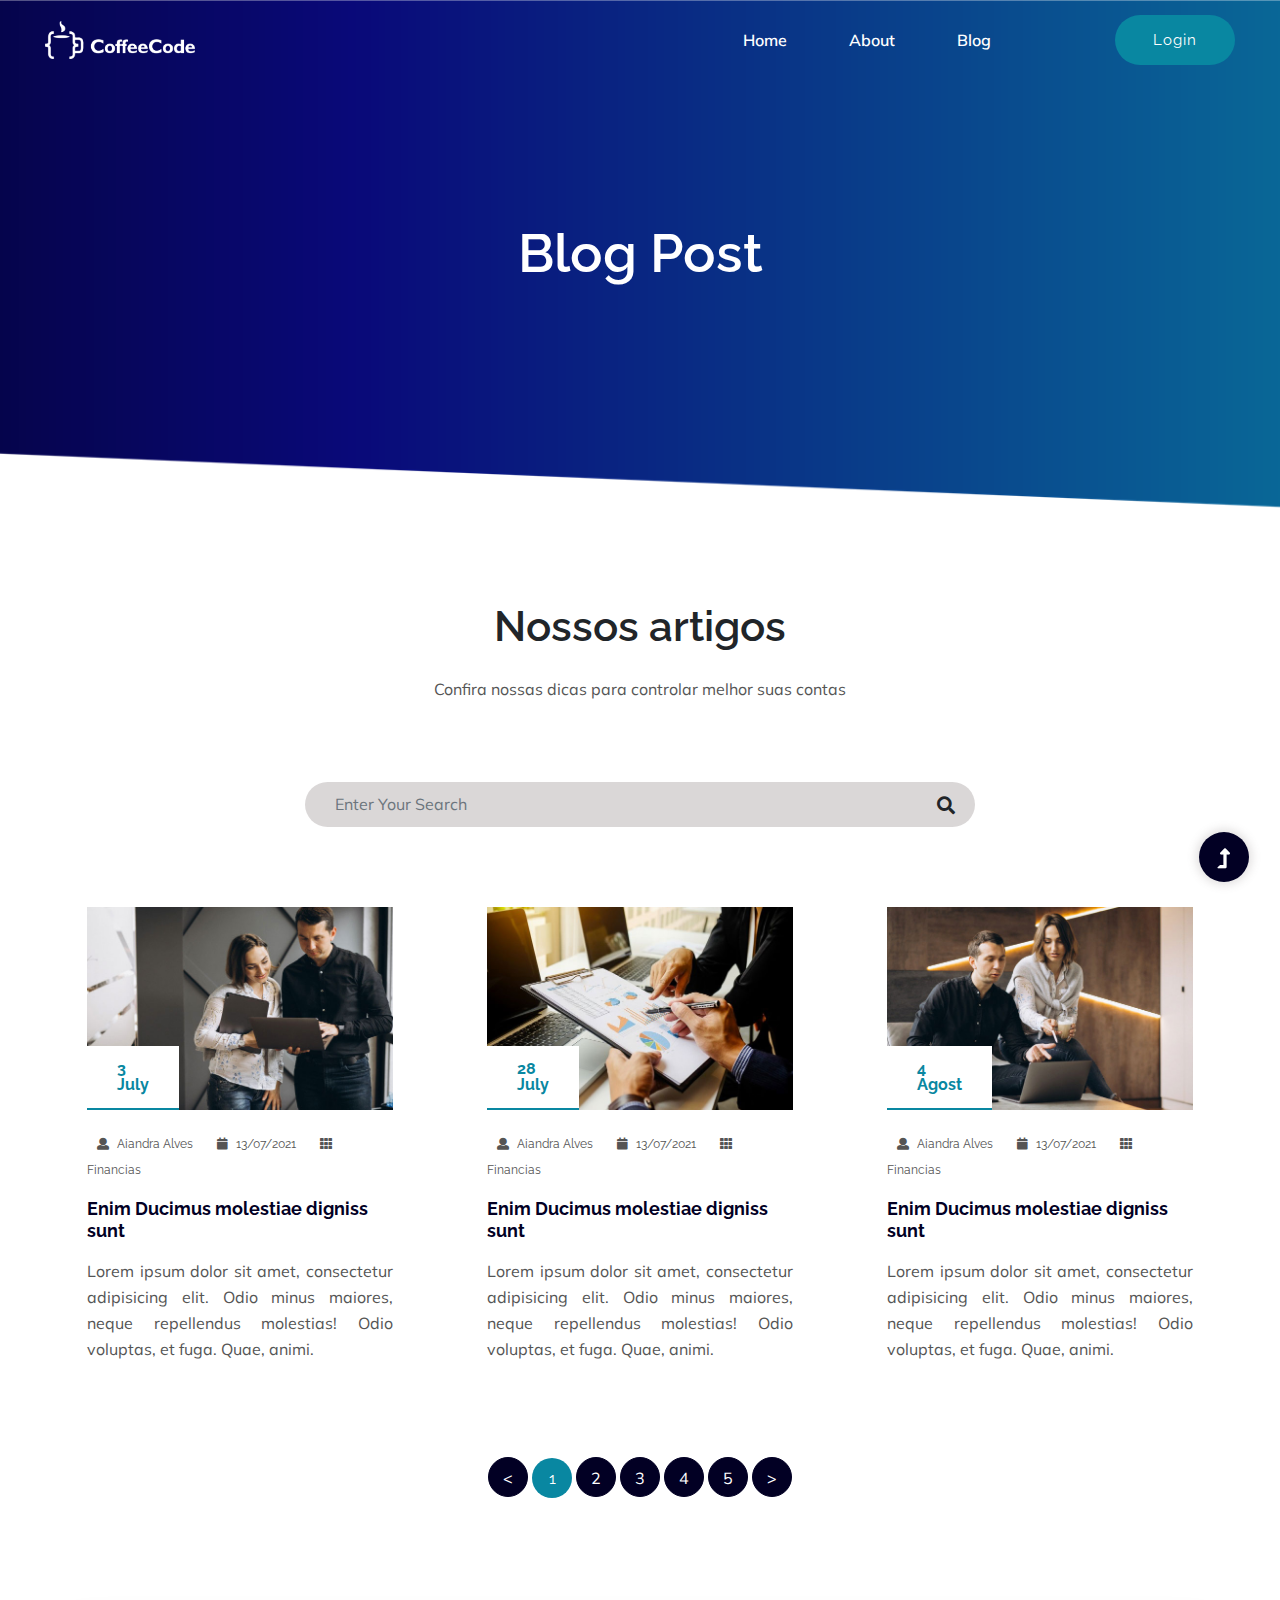
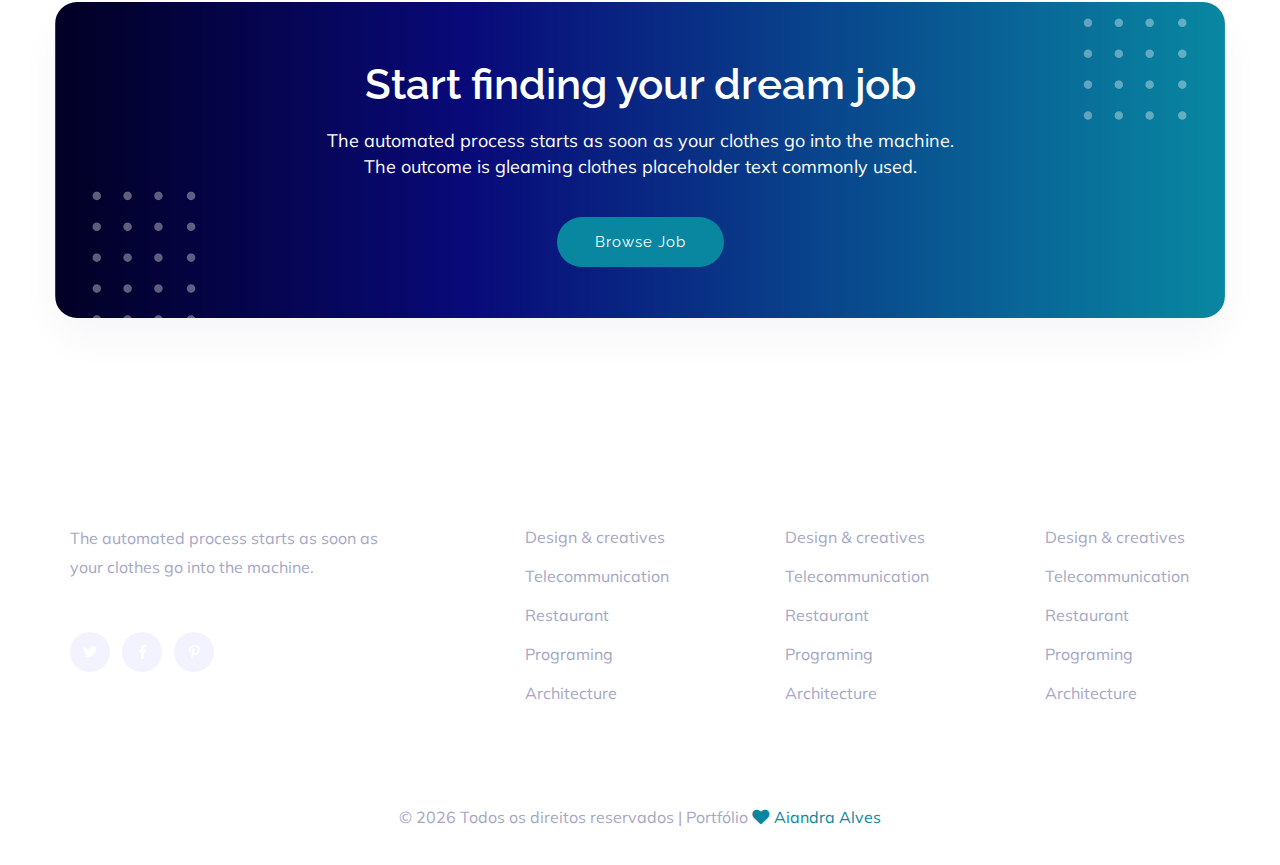
<file: blog.html>
<!DOCTYPE html>
<html lang="pt-BR">

<head>
    <meta charset="UTF-8">
    <meta http-equiv="X-UA-Compatible" content="IE=edge">
    <meta name="viewport" content="width=device-width, initial-scale=1.0">

    <link rel="shortcut icon" href="assets/img/favicon.ico">

    <title>CoffeeCode</title>

    <link rel="stylesheet" href="assets/css/bootstrap.min.css">
    <link rel="stylesheet" href="assets/css/slicknav.css">
    <link rel="stylesheet" href="assets/css/all.min.css">
    <link rel="stylesheet" href="assets/css/style.css">

</head>

<body>

    <!-- Preloader -->
    <div class="preloader d-flex align-items-center justify-content-center">
        <div class="loader">
            <div></div>
            <div></div>
            <div></div>
            <div></div>
        </div>
    </div>

    <!-- Header Start -->
    <header class="header">
        <div class="header-area header-transparent">
            <div class="main-header">
                <div class="header-bottom header-sticky">
                    <div class="container-fluid">
                        <div class="row align-items-center">
                            <!-- Logo -->
                            <div class="col-xl-2 col-lg-2">
                                <div class="logo">
                                    <a href="index.html"><img src="assets/img/logo.png" alt="logo"></a>
                                </div>
                            </div>
                            <div class="col-xl-10 col-lg-10">
                                <div class="menu-wrapper d-flex align-items-center justify-content-end">
                                    <div class="main-menu d-none d-lg-block">
                                        <nav>
                                            <ul id="navigation">
                                                <li class="active"><a href="index.html">Home</a></li>
                                                <li><a href="about.html">About</a></li>
                                                <li><a href="blog.html">Blog</a></li>
                                            </ul>
                                        </nav>
                                    </div>
                                    <div class="header-right-btn d-none d-lg-block ml-65">
                                        <a href="login.html" class="btn">Login</a>
                                    </div>
                                </div>
                            </div>
                            <div class="col-12">
                                <div class="mobile-menu d-block d-lg-none"></div>
                            </div>
                        </div>
                    </div>
                </div>
            </div>
        </div>
    </header>
    <!-- Header End -->

    <!-- Breadcrumb Start -->
    <section class="breadcrumb-area">
        <div class="home-main bread-height">
            <div class="bread-inner">
                <div class="container">
                    <div class="row justify-content-center">
                        <div class="col-xl-8 col-lg-11 col-md-12">
                            <div class="home-item bread-text text-center">
                                <h1>Blog Post</h1>
                            </div>
                        </div>
                    </div>
                </div>
            </div>
        </div>
    </section>
    <!-- Breadcrumb End -->

    <!-- Blog Start -->
    <section class="blog mb-50" id="blog">
        <div class="container">
            <div class="row justify-content-center">
                <div class="col-xl-7 col-lg-8">
                    <!-- Section title -->
                    <div class="section-title text-center mb-80">
                        <h2>Nossos artigos</h2>
                        <p>Confira nossas dicas para controlar melhor suas contas</p>
                    </div>
                </div>
            </div>
            <div class="row justify-content-center mb-5">
                <div class="col-md-10 col-lg-7">
                    <form class="new-form" action="#">
                        <div class="form-group">
                            <input type="text" class="form-control" placeholder="Enter Your Search">
                        </div>
                        <div class="icon">
                            <i class="fa fa-search"></i>
                        </div>
                    </form>
                </div>
            </div><!-- end row -->
            <div class="row align-items-center justify-content-center">
                <div class="col-lg-4 mb-5">
                    <div class="blog-item">
                        <a href="#" class="blog-img">
                            <img src="assets/img/blog/post-1.jpg" alt="Image" class="img-fluid">
                            <div class="blog-date">
                                <span>3</span>
                                <span>July</span>
                            </div>
                        </a>
                        <div class="blog-text">
                            <div class="blog-desc mb-3">
                                <span><i class="fas fa-user"></i> Aiandra Alves</span>
                                <span><i class="fas fa-calendar"></i> 13/07/2021</span>
                                <span><i class="fas fa-th"></i> Financias</span>
                            </div>
                            <h3><a href="#">Enim Ducimus molestiae digniss sunt</a></h3>
                            <p>Lorem ipsum dolor sit amet, consectetur adipisicing elit. Odio minus maiores, neque
                                repellendus molestias! Odio voluptas, et fuga. Quae, animi.</p>
                        </div>
                    </div>
                </div>

                <div class="col-lg-4 mb-5">
                    <div class="blog-item">
                        <a href="#" class="blog-img">
                            <img src="assets/img/blog/post-2.jpg" alt="Image" class="img-fluid">
                            <div class="blog-date">
                                <span>28</span>
                                <span>July</span>
                            </div>
                        </a>
                        <div class="blog-text">
                            <div class="blog-desc mb-3">
                                <span><i class="fas fa-user"></i> Aiandra Alves</span>
                                <span><i class="fas fa-calendar"></i> 13/07/2021</span>
                                <span><i class="fas fa-th"></i> Financias</span>
                            </div>
                            <h3><a href="#">Enim Ducimus molestiae digniss sunt</a></h3>
                            <p>Lorem ipsum dolor sit amet, consectetur adipisicing elit. Odio minus maiores, neque
                                repellendus molestias! Odio voluptas, et fuga. Quae, animi.</p>
                        </div>
                    </div>
                </div>

                <div class="col-lg-4 mb-5">
                    <div class="blog-item">
                        <a href="#" class="blog-img">
                            <img src="assets/img/blog/post-3.jpg" alt="Image" class="img-fluid">
                            <div class="blog-date">
                                <span>4</span>
                                <span>Agost</span>
                            </div>
                        </a>
                        <div class="blog-text">
                            <div class="blog-desc mb-3">
                                <span><i class="fas fa-user"></i> Aiandra Alves</span>
                                <span><i class="fas fa-calendar"></i> 13/07/2021</span>
                                <span><i class="fas fa-th"></i> Financias</span>
                            </div>
                            <h3><a href="#">Enim Ducimus molestiae digniss sunt</a></h3>
                            <p>Lorem ipsum dolor sit amet, consectetur adipisicing elit. Odio minus maiores, neque
                                repellendus molestias! Odio voluptas, et fuga. Quae, animi.</p>
                        </div>
                    </div>
                </div>
            </div>

            <div class="row">
                <div class="col-12 col-lg-12 text-center">
                    <div class="pagination-area">
                        <ul>
                            <li><a href="#">&lt;</a></li>
                            <li class="active"><span>1</span></li>
                            <li><a href="#">2</a></li>
                            <li><a href="#">3</a></li>
                            <li><a href="#">4</a></li>
                            <li><a href="#">5</a></li>
                            <li><a href="#">&gt;</a></li>
                        </ul>
                    </div>
                </div><!-- end col -->
            </div>
        </div>
    </section>
    <!-- Blog End -->

    <!-- Newsletter Start -->
    <section class="newsletter">
        <div class="container">
            <div class="newsletter-item">
                <div class="row align-items-center justify-content-center">
                    <div class="col-xl-7 col-lg-9 col-md-8">
                        <div class="newsletter-text text-center">
                            <h2>Start finding your dream job</h2>
                            <p>The automated process starts as soon as your clothes go into the machine. The outcome
                                is gleaming clothes placeholder text commonly used.</p>
                            <a href="#" class="btn btn-hero">Browse Job</a>
                        </div>
                    </div>
                </div>
            </div>
        </div>
    </section>
    <!-- Newsletter End -->

    <!-- Footer Start -->
    <footer class="footer">
        <div class="container">
            <div class="footer-area">
                <div class="container">
                    <div class="row justify-content-between">
                        <div class="col-xl-4 col-lg-5 col-md-4 col-sm-6">
                            <div class="footer-item mb-50">
                                <div class="footer-item mb-30">
                                    <div class="footer-logo mb-3">
                                        <a href="index.html"><img src="assets/img/logo.png" width="150" alt="logo"></a>
                                    </div>
                                    <div class="footer-title">
                                        <div class="footer-text">
                                            <p>The automated process starts as soon as your clothes go into the machine.
                                            </p>
                                        </div>
                                    </div>
                                    <div class="footer-social">
                                        <a href="#"><i class="fab fa-twitter"></i></a>
                                        <a href="https://bit.ly/sai4ull"><i class="fab fa-facebook-f"></i></a>
                                        <a href="#"><i class="fab fa-pinterest-p"></i></a>
                                    </div>
                                </div>
                            </div>
                        </div>

                        <div class="col-xl-2 col-lg-3 col-md-4 col-sm-5">
                            <div class="footer-item mb-50">
                                <div class="footer-title">
                                    <h4>Our solutions</h4>
                                    <ul>
                                        <li><a href="#">Design & creatives</a></li>
                                        <li><a href="#">Telecommunication</a></li>
                                        <li><a href="#">Restaurant</a></li>
                                        <li><a href="#">Programing</a></li>
                                        <li><a href="#">Architecture</a></li>
                                    </ul>
                                </div>
                            </div>
                        </div>

                        <div class="col-xl-2 col-lg-3 col-md-4 col-sm-6">
                            <div class="footer-item mb-50">
                                <div class="footer-title">
                                    <h4>Company</h4>
                                    <ul>
                                        <li><a href="#">Design & creatives</a></li>
                                        <li><a href="#">Telecommunication</a></li>
                                        <li><a href="#">Restaurant</a></li>
                                        <li><a href="#">Programing</a></li>
                                        <li><a href="#">Architecture</a></li>
                                    </ul>
                                </div>
                            </div>
                        </div>

                        <div class="col-xl-2 col-lg-4 col-md-4 col-sm-6">
                            <div class="footer-item mb-50">
                                <div class="footer-title">
                                    <h4>Support</h4>
                                    <ul>
                                        <li><a href="#">Design & creatives</a></li>
                                        <li><a href="#">Telecommunication</a></li>
                                        <li><a href="#">Restaurant</a></li>
                                        <li><a href="#">Programing</a></li>
                                        <li><a href="#">Architecture</a></li>
                                    </ul>
                                </div>
                            </div>
                        </div>
                    </div>
                </div>
            </div>

            <div class="footer-bottom">
                <div class="container">
                    <div class="footer-border">
                        <div class="row d-flex align-items-center">
                            <div class="col-xl-12">
                                <div class="footer-copy text-center">
                                    <p>
                                        &copy;
                                        <script>document.write(new Date().getFullYear());</script>
                                        Todos os direitos reservados | Portfólio <i class="fa fa-heart"
                                            aria-hidden="true"></i>
                                        <a href="#" target="_blank">Aiandra Alves</a>
                                    </p>
                                </div>
                            </div>
                        </div>
                    </div>
                </div>
            </div>
        </div>
    </footer>
    <!-- Footer End -->

    <!-- Scroll Up -->
    <div id="back-top">
        <a title="Go to Top" href="#"> <i class="fas fa-level-up-alt"></i></a>
    </div>

    <!-- Javascropts -->
    <script src="assets/js/jquery.min.js"></script>
    <script src="assets/js/bootstrap.min.js"></script>
    <script src="assets/js/slicknav.min.js"></script>
    <script src="assets/js/scripts.js"></script>

</body>

</html>
</file>
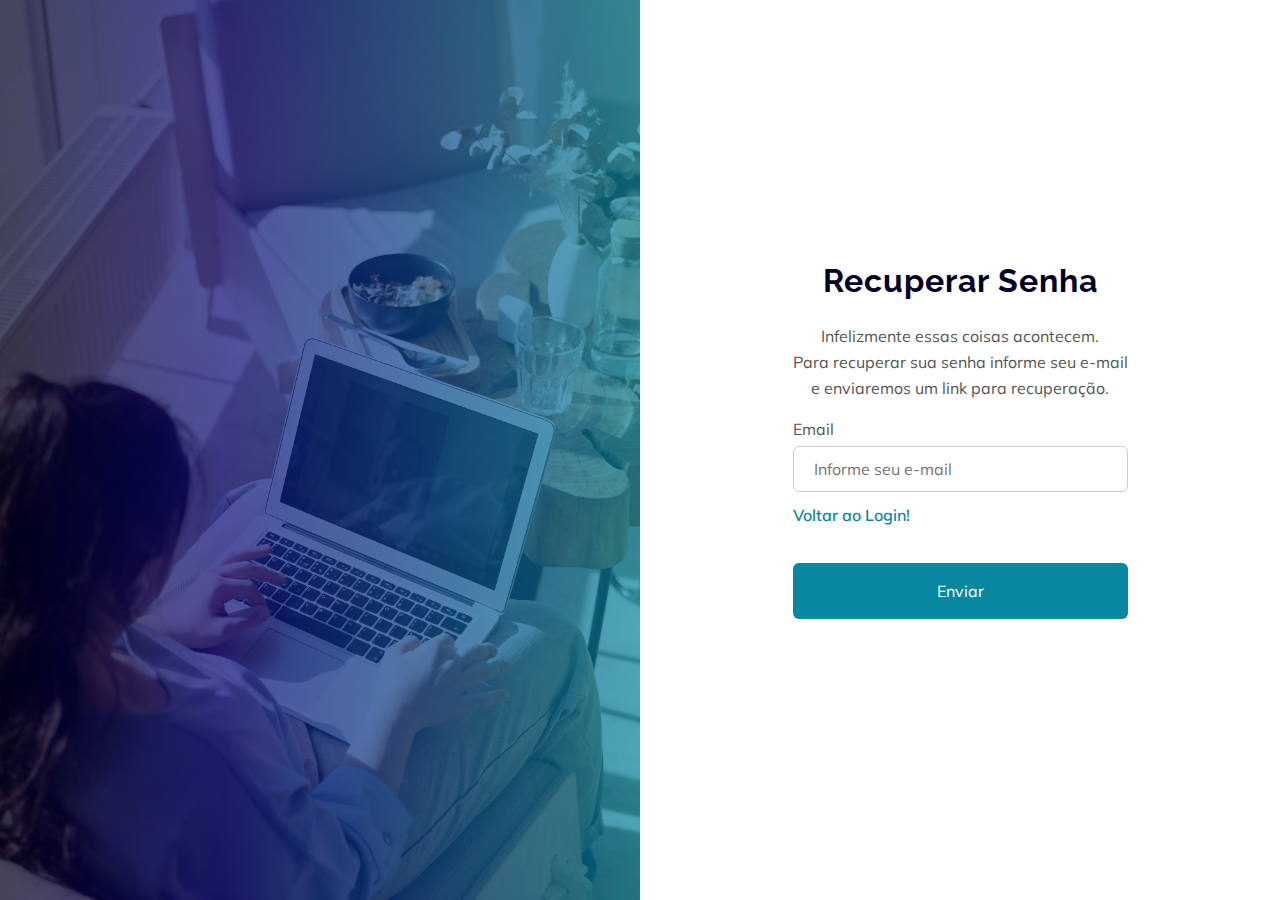
<file: forgot.html>
<!DOCTYPE html>
<html lang="pt-BR">

<head>
    <meta charset="UTF-8">
    <meta http-equiv="X-UA-Compatible" content="IE=edge">
    <meta name="viewport" content="width=device-width, initial-scale=1.0">

    <link rel="shortcut icon" href="assets/img/favicon.ico">

    <title>CoffeeCode</title>

    <link rel="stylesheet" href="assets/css/bootstrap.min.css">
    <link rel="stylesheet" href="assets/css/all.min.css">
    <link rel="stylesheet" href="assets/css/style.css">
</head>

<body>

    <!-- Preloader -->
    <div class="preloader d-flex align-items-center justify-content-center">
        <div class="loader">
            <div></div>
            <div></div>
            <div></div>
            <div></div>
        </div>
    </div>

    <section class="sing-area">
        <div class="sing-bg">
            <img class="img" src="assets/img/login.jpg" alt="imgforgot">
        </div>
        <div class="sing-container">
            <div class="sing-form">
                <div class="sing-title text-center">
                    <h2>Recuperar Senha</h2>
                    <p>Infelizmente essas coisas acontecem. <br> Para recuperar sua senha
                        informe seu e-mail <br> e enviaremos um link para recuperação.</p>
                </div>
                <form action="">
                    <div class="sing-input">
                        <label>Email</label>
                        <input type="email" name="" placeholder="Informe seu e-mail">
                    </div>
                    <div class="sing-input">
                        <p><a href="singin.html">Voltar ao Login!</a></p>
                    </div>
                    <div class="sing-input">
                        <button class="btn-main">Enviar</button>
                    </div>
                </form>
            </div>
        </div>
    </section>

    <!-- Javascripts -->
    <script src="assets/js/jquery.min.js"></script>
    <script src="assets/js/bootstrap.min.js"></script>
    <script src="assets/js/scripts.js"></script>

</body>

</html>
</file>
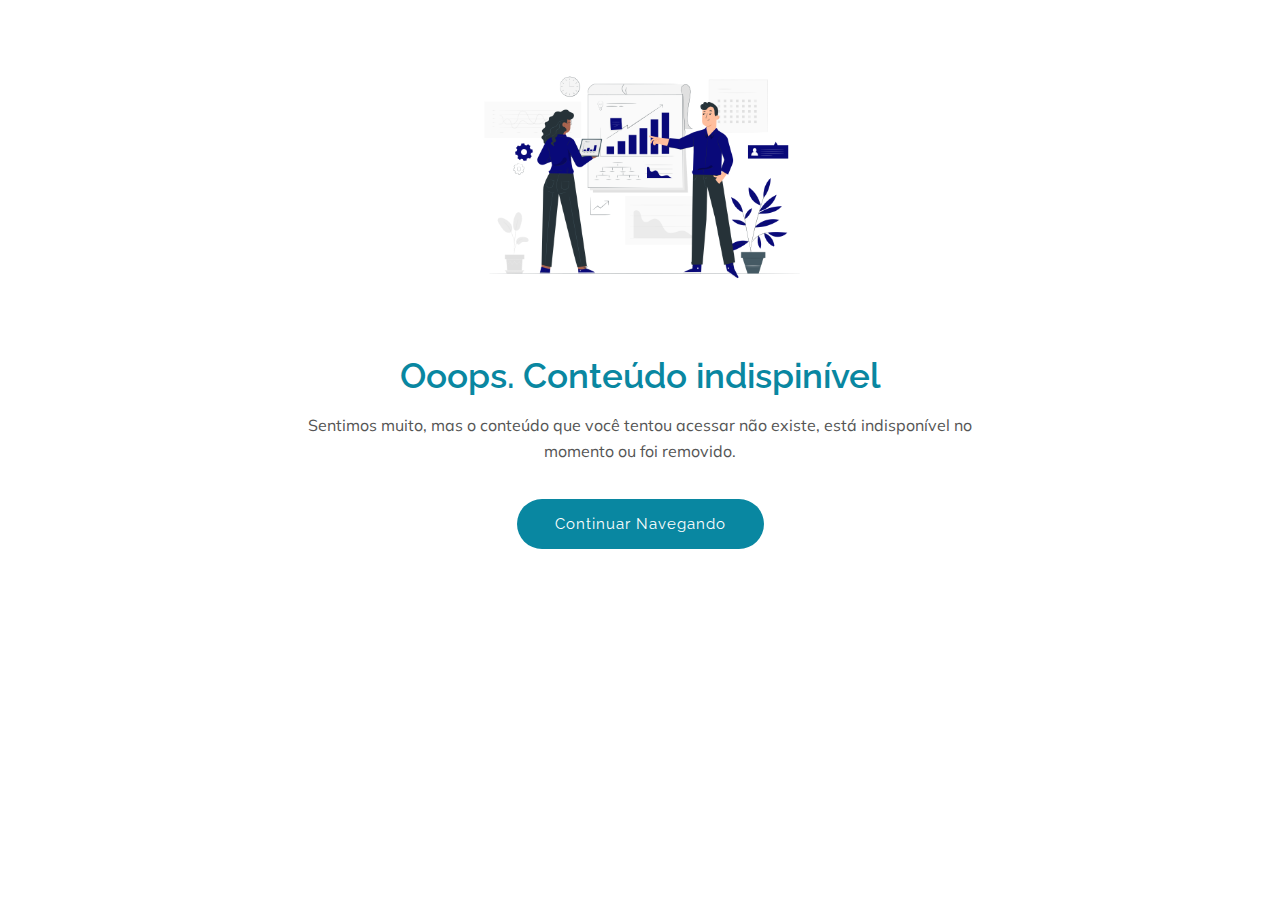
<file: optin.html>
<!DOCTYPE html>
<html lang="pt-BR">

<head>
    <meta charset="UTF-8">
    <meta http-equiv="X-UA-Compatible" content="IE=edge">
    <meta name="viewport" content="width=device-width, initial-scale=1.0">

    <link rel="shortcut icon" href="assets/img/favicon.ico">

    <title>CoffeeCode</title>

    <link rel="stylesheet" href="assets/css/bootstrap.min.css">
    <link rel="stylesheet" href="assets/css/all.min.css">
    <link rel="stylesheet" href="assets/css/style.css">
</head>

<body>

    <!-- Preloader -->
    <div class="preloader d-flex align-items-center justify-content-center">
        <div class="loader">
            <div></div>
            <div></div>
            <div></div>
            <div></div>
        </div>
    </div>

    <section class="optin">
        <div class="optin-section">
            <div class="container content">
                <div class="row justify-content-center align-items-center">
                    <div class="optin-item">
                        <img src="assets/img/optin/company.png" alt="optin">
                        <div class="optin-text">
                            <h3>Ooops. Conteúdo indispinível</h3>
                            <p>Sentimos muito, mas o conteúdo que você tentou acessar não existe, está
                                indisponível no momento ou foi removido.</p>
                            <a href="index.html" title="Continuar Navegando" class="btn btn-hero">Continuar
                                Navegando</a>
                        </div>
                    </div>
                </div><!-- end row -->
            </div><!-- end container -->
        </div>
    </section>

    <!-- Javascripts -->
    <script src="assets/js/jquery.min.js"></script>
    <script src="assets/js/bootstrap.min.js"></script>
    <script src="assets/js/scripts.js"></script>

</body>

</html>
</file>
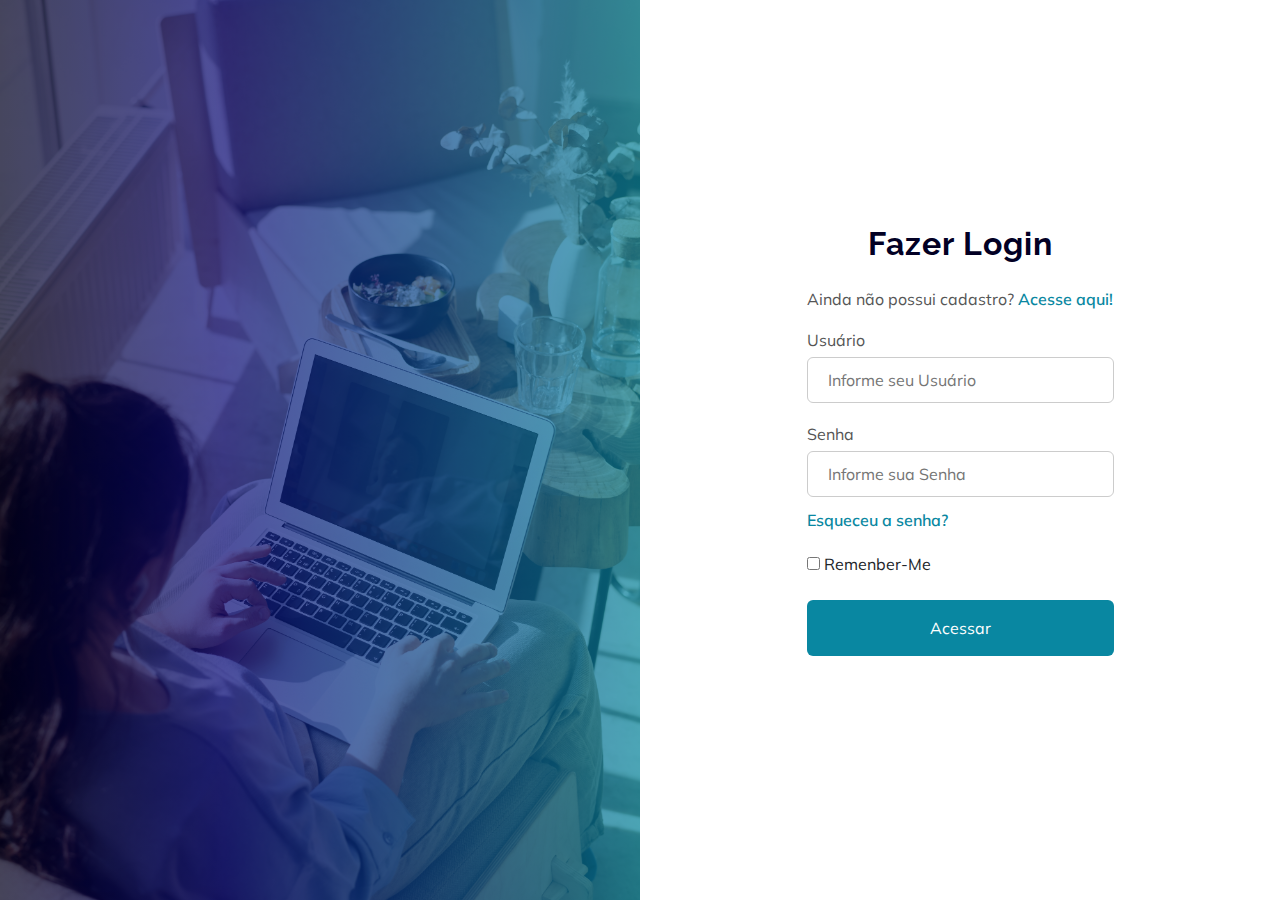
<file: singin.html>
<!DOCTYPE html>
<html lang="pt-BR">

<head>
    <meta charset="UTF-8">
    <meta http-equiv="X-UA-Compatible" content="IE=edge">
    <meta name="viewport" content="width=device-width, initial-scale=1.0">

    <link rel="shortcut icon" href="assets/img/favicon.ico">

    <title>CoffeeCode</title>

    <link rel="stylesheet" href="assets/css/bootstrap.min.css">
    <link rel="stylesheet" href="assets/css/all.min.css">
    <link rel="stylesheet" href="assets/css/style.css">
</head>

<body>

    <!-- Preloader -->
    <div class="preloader d-flex align-items-center justify-content-center">
        <div class="loader">
            <div></div>
            <div></div>
            <div></div>
            <div></div>
        </div>
    </div>

    <section class="sing-area">
        <div class="sing-bg">
            <img class="img" src="assets/img/login.jpg" alt="imgLogin">
        </div>
        <div class="sing-container">
            <div class="sing-form">
                <div class="sing-title text-center">
                    <h2>Fazer Login</h2>
                    <p>Ainda não possui cadastro? <a href="singup.html">Acesse aqui!</a></p>
                </div>
                <form action="">
                    <div class="sing-input">
                        <label>Usuário</label>
                        <input type="text" name="" placeholder="Informe seu Usuário">
                    </div>
                    <div class="sing-input">
                        <label>Senha</label>
                        <input type="password" name="" placeholder="Informe sua Senha">
                    </div>
                    <div class="sing-input">
                        <p><a href="forgot.html">Esqueceu a senha?</a></p>
                    </div>
                    <div class="sing-remenber">
                        <label>
                            <input type="checkbox" name=""> Remenber-Me
                        </label>
                    </div>
                    <div class="sing-input">
                        <button class="btn-main" type="submit">Acessar</button>
                    </div>
                </form>
            </div>
        </div>
    </section>

    <!-- Javascripts -->
    <script src="assets/js/jquery.min.js"></script>
    <script src="assets/js/bootstrap.min.js"></script>
    <script src="assets/js/scripts.js"></script>

</body>

</html>
</file>
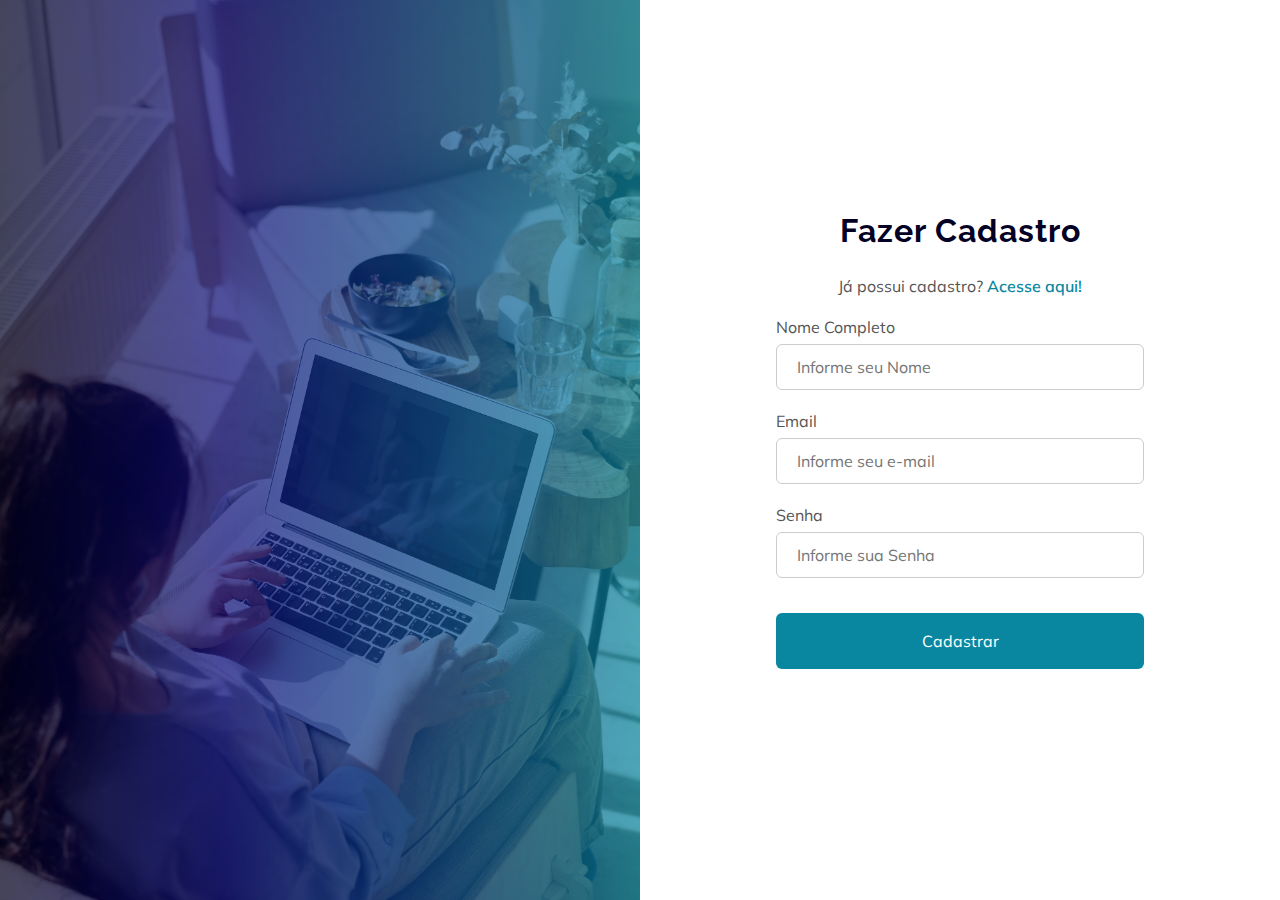
<file: singup.html>
<!DOCTYPE html>
<html lang="pt-BR">

<head>
    <meta charset="UTF-8">
    <meta http-equiv="X-UA-Compatible" content="IE=edge">
    <meta name="viewport" content="width=device-width, initial-scale=1.0">

    <link rel="shortcut icon" href="assets/img/favicon.ico">

    <title>CoffeeCode</title>

    <link rel="stylesheet" href="assets/css/bootstrap.min.css">
    <link rel="stylesheet" href="assets/css/all.min.css">
    <link rel="stylesheet" href="assets/css/style.css">
</head>

<body>

    <!-- Preloader -->
    <div class="preloader d-flex align-items-center justify-content-center">
        <div class="loader">
            <div></div>
            <div></div>
            <div></div>
            <div></div>
        </div>
    </div>

    <section class="sing-area">
        <div class="sing-bg">
            <img class="img" src="assets/img/login.jpg" alt="imgRegister">
        </div>
        <div class="sing-container">
            <div class="sing-form">
                <div class="sing-title text-center">
                    <h2>Fazer Cadastro</h2>
                    <p>Já possui cadastro? <a href="singin.html">Acesse aqui!</a></p>
                </div>
                <form action="">
                    <div class="sing-input">
                        <label>Nome Completo</label>
                        <input type="text" name="" placeholder="Informe seu Nome">
                    </div>
                    <div class="sing-input">
                        <label>Email</label>
                        <input type="email" name="" placeholder="Informe seu e-mail">
                    </div>
                    <div class="sing-input">
                        <label>Senha</label>
                        <input type="password" name="" placeholder="Informe sua Senha">
                    </div>
                    <div class="sing-input">
                        <button class="btn-main">Cadastrar</button>
                    </div>
                </form>
            </div>
        </div>
    </section>

    <!-- Javascripts -->
    <script src="assets/js/jquery.min.js"></script>
    <script src="assets/js/bootstrap.min.js"></script>
    <script src="assets/js/scripts.js"></script>

</body>

</html>
</file>
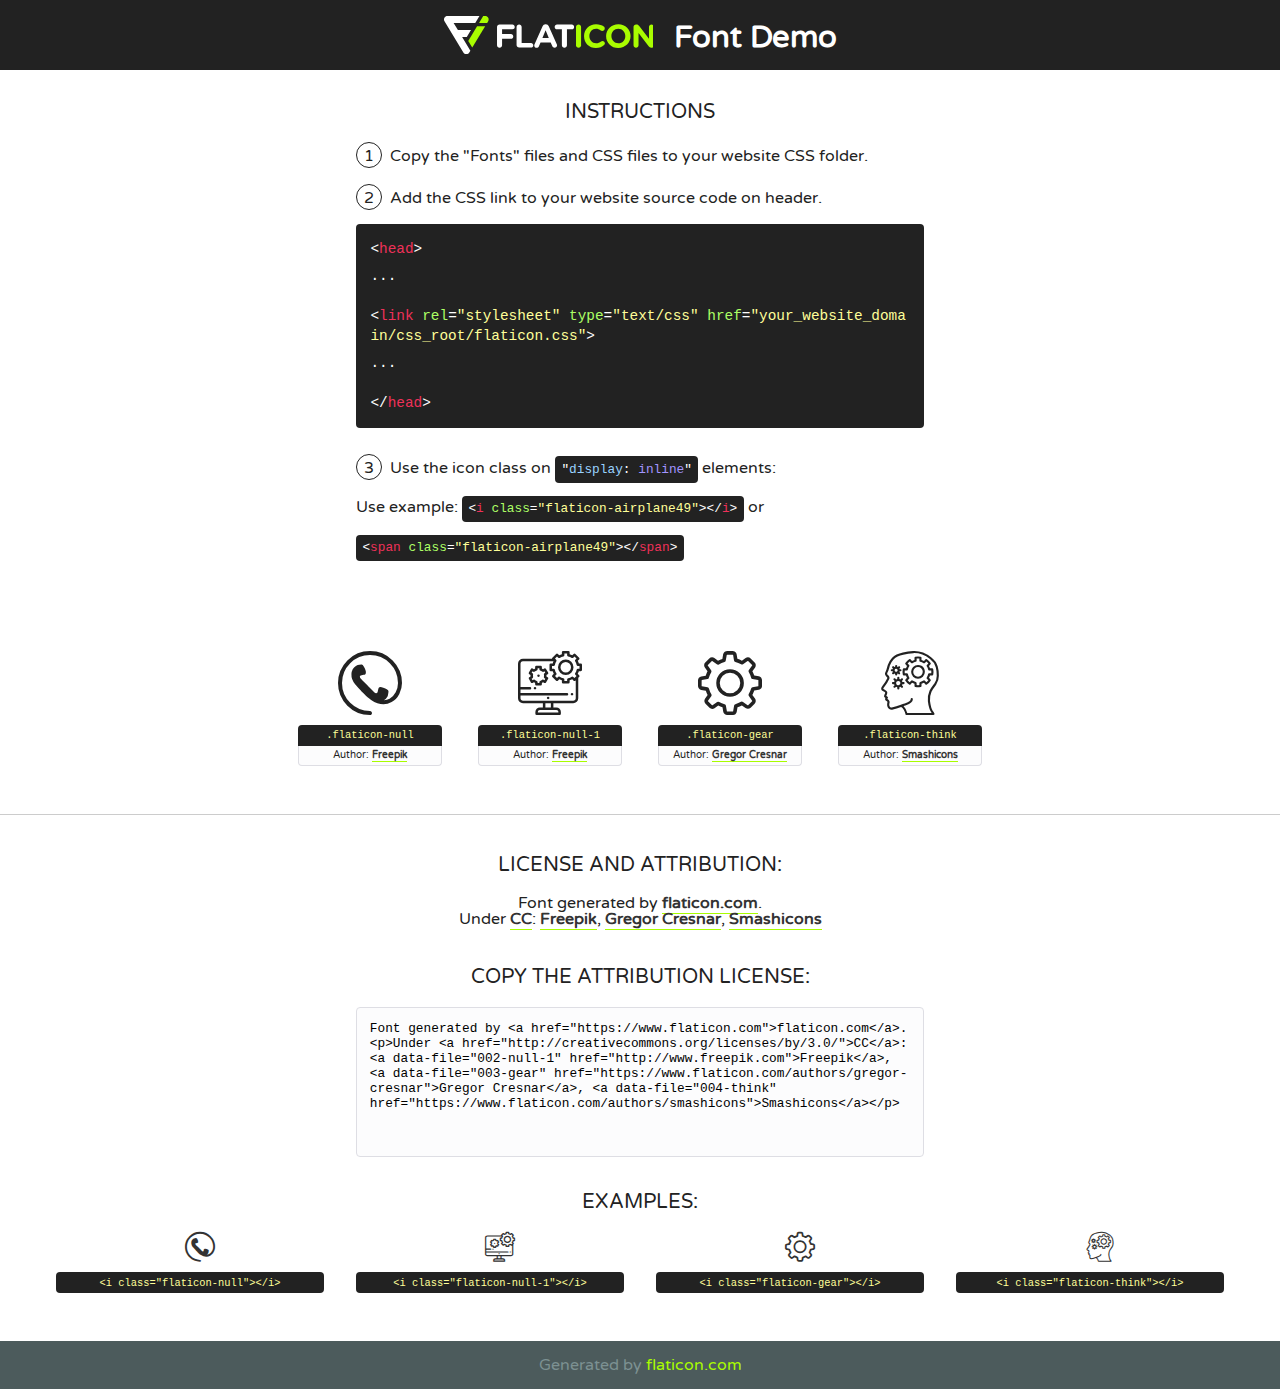
<file: assets/fonts/flaticon.html>
<!DOCTYPE html>
<!--
  Flaticon icon font: Flaticon
  Creation date: 02/06/2020 05:24
-->
<html>
<!DOCTYPE html>
<html>

<head>
    <title>Flaticon WebFont</title>
    <link href="http://fonts.googleapis.com/css?family=Varela+Round" rel="stylesheet" type="text/css" />
    <link rel="stylesheet" type="text/css" href="flaticon.css">
    <meta charset="UTF-8">
    <style>
    html, body, div, span, applet, object, iframe,
    h1, h2, h3, h4, h5, h6, p, blockquote, pre,
    a, abbr, acronym, address, big, cite, code,
    del, dfn, em, img, ins, kbd, q, s, samp,
    small, strike, strong, sub, sup, tt, var,
    b, u, i, center,
    dl, dt, dd, ol, ul, li,
    fieldset, form, label, legend,
    table, caption, tbody, tfoot, thead, tr, th, td,
    article, aside, canvas, details, embed, 
    figure, figcaption, footer, header, hgroup, 
    menu, nav, output, ruby, section, summary,
    time, mark, audio, video {
        margin: 0;
        padding: 0;
        border: 0;
        font-size: 100%;
        font: inherit;
        vertical-align: baseline;
    }
    /* HTML5 display-role reset for older browsers */
    article, aside, details, figcaption, figure, 
    footer, header, hgroup, menu, nav, section {
        display: block;
    }
    body {
        line-height: 1;
    }
    ol, ul {
        list-style: none;
    }
    blockquote, q {
        quotes: none;
    }
    blockquote:before, blockquote:after,
    q:before, q:after {
        content: '';
        content: none;
    }
    table {
        border-collapse: collapse;
        border-spacing: 0;
    }
    body {
        font-family: 'Varela Round', Helvetica, Arial, sans-serif;
        font-size: 16px;
        color: #222;
    }
    a {
        color: #333;
        border-bottom: 1px solid #a9fd00;
        font-weight: bold;
        text-decoration: none;
    }
    * {
        -moz-box-sizing: border-box;
        -webkit-box-sizing: border-box;
        box-sizing: border-box;
        margin: 0;
        padding: 0;
    }
    [class^="flaticon-"]:before, [class*=" flaticon-"]:before, [class^="flaticon-"]:after, [class*=" flaticon-"]:after {
        font-family: Flaticon;
        font-size: 30px;
        font-style: normal;
        margin-left: 20px;
        color: #333;
    }
    .wrapper {
        max-width: 600px;
        margin: auto;
        padding: 0 1em;
    }
    .title {
        font-size: 1.25em;
        text-align: center;
        margin-bottom: 1em;
        text-transform: uppercase;
    }
    header {
        text-align: center;
        background-color: #222;
        color: #fff;
        padding: 1em;
    }
    header .logo {
        width: 210px;
        height: 38px;
        display: inline-block;
        vertical-align: middle;
        margin-right: 1em;
        border: none;
    }
    header strong {
        font-size: 1.95em;
        font-weight: bold;
        vertical-align: middle;
        margin-top: 5px;
        display: inline-block;
    }
    .demo {
        margin: 2em auto;
        line-height: 1.25em;
    }
    .demo ul li {
        margin-bottom: 1em;
    }
    .demo ul li .num {
        color: #222;
        border-radius: 20px;
        display: inline-block;
        width: 26px;
        padding: 3px;
        height: 26px;
        text-align: center;
        margin-right: 0.5em;
        border: 1px solid #222;
    }
    .demo ul li code {
        background-color: #222;
        border-radius: 4px;
        padding: 0.25em 0.5em;
        display: inline-block;
        color: #fff;
        font-family: Consolas,Monaco,Lucida Console,Liberation Mono,DejaVu Sans Mono,Bitstream Vera Sans Mono,Courier New, monospace;
        font-weight: lighter;
        margin-top: 1em;
        font-size: 0.8em;
        word-break: break-all;
    }
    .demo ul li code.big {
        padding: 1em;
        font-size: 0.9em;
    }
    .demo ul li code .red {
        color: #EF3159;
    }
    .demo ul li code .green {
        color: #ACFF65;
    }
    .demo ul li code .yellow {
        color: #FFFF99;
    }
    .demo ul li code .blue {
        color: #99D3FF;
    }
    .demo ul li code .purple {
        color: #A295FF;
    }
    .demo ul li code .dots {
        margin-top: 0.5em;
        display: block;
    }
    #glyphs {
        border-bottom: 1px solid #ccc;
        padding: 2em 0;
        text-align: center;
    }
    .glyph {
        display: inline-block;
        width: 9em;
        margin: 1em;
        text-align: center;
        vertical-align: top;
        background: #FFF;
    }
    .glyph .glyph-icon {
        padding: 10px;
        display: block;
        font-family:"Flaticon";
        font-size: 64px;
        line-height: 1;
    }
    .glyph .glyph-icon:before {
        font-size: 64px;
        color: #222;
        margin-left: 0;
    }
    .class-name {
        font-size: 0.65em;
        background-color: #222;
        color: #fff;
        border-radius: 4px 4px 0 0;
        padding: 0.5em;
        color: #FFFF99;
        font-family: Consolas,Monaco,Lucida Console,Liberation Mono,DejaVu Sans Mono,Bitstream Vera Sans Mono,Courier New, monospace;
    }
    .author-name {
        font-size: 0.6em;
        background-color: #fcfcfd;
        border: 1px solid #DEDEE4;
        border-top: 0;
        border-radius: 0 0 4px 4px;
        padding: 0.5em;
    }
    .class-name:last-child {
        font-size: 10px;
        color:#888;
    }
    .class-name:last-child a {
        font-size: 10px;
        color:#555;
    }
    .class-name:last-child a:hover {
        color:#a9fd00;
    }
    .glyph > input {
        display: block;
        width: 100px;
        margin: 5px auto;
        text-align: center;
        font-size: 12px;
        cursor: text;
    }
    .glyph > input.icon-input {
        font-family:"Flaticon";
        font-size: 16px;
        margin-bottom: 10px;
    }
    .attribution .title {
        margin-top: 2em;
    }
    .attribution textarea {
        background-color: #fcfcfd;
        padding: 1em;
        border: none;
        box-shadow: none;
        border: 1px solid #DEDEE4;
        border-radius: 4px;
        resize: none;
        width: 100%;
        height: 150px;
        font-size: 0.8em;
        font-family: Consolas,Monaco,Lucida Console,Liberation Mono,DejaVu Sans Mono,Bitstream Vera Sans Mono,Courier New, monospace;
        -webkit-appearance: none;
    }
    .iconsuse {
        margin: 2em auto;
        text-align: center;
        max-width: 1200px;
    }
    .iconsuse:after {
        content: '';
        display: table;
        clear: both;
    }
    .iconsuse .image {
        float: left;
        width: 25%;
        padding: 0 1em;
    }
    .iconsuse .image p {
        margin-bottom: 1em;
    }
    .iconsuse .image span {
        display: block;
        font-size: 0.65em;
        background-color: #222;
        color: #fff;
        border-radius: 4px;
        padding: 0.5em;
        color: #FFFF99;
        margin-top: 1em;
        font-family: Consolas,Monaco,Lucida Console,Liberation Mono,DejaVu Sans Mono,Bitstream Vera Sans Mono,Courier New, monospace;
    }
    #footer {
        text-align: center;
        background-color: #4C5B5C;
        color: #7c9192;
        padding: 1em;
    }
    #footer a {
        border: none;
        color: #a9fd00;
        font-weight: normal;
    }
    @media (max-width: 960px) {
        .iconsuse .image {
            width: 50%;
        }
    }
    @media (max-width: 560px) {
        .iconsuse .image {
            width: 100%;
        }
    }
    </style>
</head>

<body class="characters-off">

    <header>
        <a href="https://www.flaticon.com" target="_blank" class="logo">
            <svg version="1.1" xmlns="http://www.w3.org/2000/svg" xmlns:xlink="http://www.w3.org/1999/xlink" xmlns:a="http://ns.adobe.com/AdobeSVGViewerExtensions/3.0/" viewBox="0 0 560.875 102.036" enable-background="new 0 0 560.875 102.036" xml:space="preserve">
                <defs>
                </defs>
                <g>
                    <g class="letters">
                        <path fill="#ffffff" d="M141.596,29.675c0-3.777,2.985-6.767,6.764-6.767h34.438c3.426,0,6.15,2.728,6.15,6.15
                        c0,3.43-2.724,6.149-6.15,6.149h-27.674v13.091h23.719c3.429,0,6.151,2.724,6.151,6.15c0,3.43-2.723,6.149-6.151,6.149h-23.719
                        v17.574c0,3.773-2.986,6.761-6.764,6.761c-3.779,0-6.764-2.989-6.764-6.761V29.675z"></path>
                        <path fill="#ffffff" d="M193.844,29.149c0-3.781,2.985-6.767,6.764-6.767c3.776,0,6.763,2.985,6.763,6.767v42.957h25.039
                        c3.426,0,6.149,2.726,6.149,6.153c0,3.425-2.723,6.15-6.149,6.15h-31.802c-3.779,0-6.764-2.986-6.764-6.768V29.149z"></path>
                        <path fill="#ffffff" d="M241.891,75.71l21.438-48.407c1.492-3.341,4.215-5.357,7.906-5.357h0.792
                        c3.686,0,6.323,2.017,7.815,5.357l21.439,48.407c0.436,0.967,0.701,1.845,0.701,2.723c0,3.602-2.809,6.501-6.414,6.501
                        c-3.161,0-5.269-1.845-6.499-4.655l-4.132-9.661h-27.059l-4.301,10.102c-1.144,2.631-3.426,4.214-6.237,4.214
                        c-3.517,0-6.24-2.81-6.24-6.325C241.1,77.64,241.451,76.677,241.891,75.71z M279.932,58.666l-8.521-20.297l-8.526,20.297H279.932
                        z"></path>
                        <path fill="#ffffff" d="M314.864,35.387H301.86c-3.429,0-6.239-2.813-6.239-6.238c0-3.429,2.811-6.24,6.239-6.24h39.533
                        c3.426,0,6.237,2.811,6.237,6.24c0,3.425-2.811,6.238-6.237,6.238h-13.001v42.785c0,3.773-2.99,6.761-6.764,6.761
                        c-3.779,0-6.764-2.989-6.764-6.761V35.387z"></path>
                        <path fill="#A9FD00" d="M352.615,29.149c0-3.781,2.985-6.767,6.767-6.767c3.774,0,6.761,2.985,6.761,6.767v49.024
                        c0,3.773-2.987,6.761-6.761,6.761c-3.781,0-6.767-2.989-6.767-6.761V29.149z"></path>
                        <path fill="#A9FD00" d="M374.132,53.836v-0.179c0-17.481,13.178-31.801,32.065-31.801c9.22,0,15.459,2.458,20.557,6.238
                        c1.402,1.054,2.637,2.985,2.637,5.357c0,3.692-2.985,6.59-6.681,6.59c-1.845,0-3.071-0.702-4.044-1.319
                        c-3.776-2.813-7.729-4.393-12.562-4.393c-10.364,0-17.831,8.611-17.831,19.154v0.173c0,10.542,7.291,19.329,17.831,19.329
                        c5.715,0,9.492-1.756,13.359-4.834c1.049-0.874,2.458-1.491,4.039-1.491c3.429,0,6.325,2.813,6.325,6.236
                        c0,2.106-1.056,3.78-2.282,4.834c-5.539,4.834-12.036,7.733-21.878,7.733C387.572,85.464,374.132,71.493,374.132,53.836z"></path>
                        <path fill="#A9FD00" d="M433.009,53.836v-0.179c0-17.481,13.79-31.801,32.766-31.801c18.981,0,32.592,14.143,32.592,31.628v0.173
                        c0,17.483-13.785,31.807-32.769,31.807C446.625,85.464,433.009,71.32,433.009,53.836z M484.224,53.836v-0.179
                        c0-10.539-7.725-19.326-18.626-19.326c-10.893,0-18.449,8.611-18.449,19.154v0.173c0,10.542,7.73,19.329,18.626,19.329
                        C476.676,72.986,484.224,64.378,484.224,53.836z"></path>
                        <path fill="#A9FD00" d="M506.233,29.321c0-3.774,2.99-6.763,6.767-6.763h1.401c3.252,0,5.183,1.583,7.029,3.953l26.093,34.265
                        V29.059c0-3.692,2.99-6.677,6.681-6.677c3.683,0,6.671,2.985,6.671,6.677v48.934c0,3.78-2.987,6.765-6.764,6.765h-0.436
                        c-3.257,0-5.188-1.581-7.034-3.953l-27.056-35.492v32.944c0,3.687-2.985,6.676-6.678,6.676c-3.683,0-6.673-2.989-6.673-6.676
                        V29.321z"></path>
                    </g>
                    <g class="insignia">
                        <path fill="#ffffff" d="M48.372,56.137h12.517l11.156-18.537H37.186L25.688,18.539h57.825L94.668,0H9.271
                        C5.925,0,2.842,1.801,1.198,4.716c-1.644,2.907-1.593,6.482,0.134,9.343l50.38,83.501c1.678,2.781,4.689,4.476,7.938,4.476
                        c3.246,0,6.257-1.695,7.935-4.476l2.898-4.804L48.372,56.137z"></path>
                        <g class="i">
                            <path fill="#A9FD00" d="M93.575,18.539h0.031v0.004l21.652,0.004l2.705-4.488c1.727-2.861,1.778-6.436,0.133-9.343
                            C116.454,1.801,113.371,0,110.026,0h-5.294L93.575,18.539z"></path>
                            <polygon fill="#A9FD00" points="88.291,27.356 64.725,66.486 75.519,84.404 109.942,27.356"></polygon>
                        </g>
                    </g>
                </g>
            </svg>
        </a>
        <strong>Font Demo</strong>
    </header>


    <section class="demo wrapper">

        <p class="title">Instructions</p>

        <ul>
            <li>
                <span class="num">1</span>Copy the "Fonts" files and CSS files to your website CSS folder.
            </li>
            <li>
                <span class="num">2</span>Add the CSS link to your website source code on header.
                <code class="big">
                    &lt;<span class="red">head</span>&gt;
                    <br/><span class="dots">...</span>
                    <br/>&lt;<span class="red">link</span> <span class="green">rel</span>=<span class="yellow">"stylesheet"</span> <span class="green">type</span>=<span class="yellow">"text/css"</span> <span class="green">href</span>=<span class="yellow">"your_website_domain/css_root/flaticon.css"</span>&gt;
                    <br/><span class="dots">...</span>
                    <br/>&lt;/<span class="red">head</span>&gt;
                </code>
            </li>

            <li>
                <p>
                    <span class="num">3</span>Use the icon class on <code>"<span class="blue">display</span>:<span class="purple"> inline</span>"</code> elements:
                    <br />
                    Use example: <code>&lt;<span class="red">i</span> <span class="green">class</span>=<span class="yellow">&quot;flaticon-airplane49&quot;</span>&gt;&lt;/<span class="red">i</span>&gt;</code> or <code>&lt;<span class="red">span</span> <span class="green">class</span>=<span class="yellow">&quot;flaticon-airplane49&quot;</span>&gt;&lt;/<span class="red">span</span>&gt;</code>
            </li>
        </ul>

    </section>




   <section id="glyphs">          
    
      
        <div class="glyph"><div class="glyph-icon flaticon-null"></div>
            <div class="class-name">.flaticon-null</div>
            <div class="author-name">Author: <a data-file="001-null" href="http://www.freepik.com">Freepik</a> </div> 
        </div>        
        
        <div class="glyph"><div class="glyph-icon flaticon-null-1"></div>
            <div class="class-name">.flaticon-null-1</div>
            <div class="author-name">Author: <a data-file="002-null-1" href="http://www.freepik.com">Freepik</a> </div> 
        </div>        
        
        <div class="glyph"><div class="glyph-icon flaticon-gear"></div>
            <div class="class-name">.flaticon-gear</div>
            <div class="author-name">Author: <a data-file="003-gear" href="https://www.flaticon.com/authors/gregor-cresnar">Gregor Cresnar</a> </div> 
        </div>        
        
        <div class="glyph"><div class="glyph-icon flaticon-think"></div>
            <div class="class-name">.flaticon-think</div>
            <div class="author-name">Author: <a data-file="004-think" href="https://www.flaticon.com/authors/smashicons">Smashicons</a> </div> 
        </div>        
        

    </section>



    <section class="attribution wrapper"   style="text-align:center;">

      <div class="title">License and attribution:</div><div class="attrDiv">Font generated by <a href="https://www.flaticon.com">flaticon.com</a>. <div><p>Under <a href="http://creativecommons.org/licenses/by/3.0/">CC</a>: <a data-file="002-null-1" href="http://www.freepik.com">Freepik</a>, <a data-file="003-gear" href="https://www.flaticon.com/authors/gregor-cresnar">Gregor Cresnar</a>, <a data-file="004-think" href="https://www.flaticon.com/authors/smashicons">Smashicons</a></p>  </div>
      </div>
      <div class="title">Copy the Attribution License:</div>

    <textarea onclick="this.focus();this.select();">Font generated by &lt;a href=&quot;https://www.flaticon.com&quot;&gt;flaticon.com&lt;/a&gt;. <p>Under <a href="http://creativecommons.org/licenses/by/3.0/">CC</a>: <a data-file="002-null-1" href="http://www.freepik.com">Freepik</a>, <a data-file="003-gear" href="https://www.flaticon.com/authors/gregor-cresnar">Gregor Cresnar</a>, <a data-file="004-think" href="https://www.flaticon.com/authors/smashicons">Smashicons</a></p>  
     </textarea>

    </section>

    <section class="iconsuse">

          <div class="title">Examples:</div>            
             
            <div class="image">
                <p>
                    <i class="glyph-icon flaticon-null"></i> 
                    <span>&lt;i class=&quot;flaticon-null&quot;&gt;&lt;/i&gt;</span>
                </p>
            </div>
            
            <div class="image">
                <p>
                    <i class="glyph-icon flaticon-null-1"></i> 
                    <span>&lt;i class=&quot;flaticon-null-1&quot;&gt;&lt;/i&gt;</span>
                </p>
            </div>
            
            <div class="image">
                <p>
                    <i class="glyph-icon flaticon-gear"></i> 
                    <span>&lt;i class=&quot;flaticon-gear&quot;&gt;&lt;/i&gt;</span>
                </p>
            </div>
            
            <div class="image">
                <p>
                    <i class="glyph-icon flaticon-think"></i> 
                    <span>&lt;i class=&quot;flaticon-think&quot;&gt;&lt;/i&gt;</span>
                </p>
            </div>
                       
        </div>
                            
    </section>

<div id="footer">
    <div>Generated by <a href="https://www.flaticon.com">flaticon.com</a>
    </div>
</div>



</body>
</html>
</file>
<file: assets/css/style.css>
/***---------- Google Fonts ---------***/
@import url('https://fonts.googleapis.com/css2?family=Muli:wght@300;400;500;600;700;800&family=Raleway:wght@400;500;600;700;800;900&display=swap');

:root {
    --font-title: 'Raleway', sans-serif;
    --font-text: 'Muli', sans-serif;
    --color-darkblue: rgb(2, 0, 36);
    --color-blue: rgba(9, 9, 121, 1);
    --color-blue-light: rgba(9, 135, 161, 1);
    --color-text: #555555;
    --color-text-light: #cccccc;
    --color-white: #ffffff;
    --gradient-blue: linear-gradient(
        90deg,
        rgba(2, 0, 36, 1) 0%,
        rgba(9, 9, 121, 1) 35%,
        rgba(9, 135, 161, 1) 100%
    );
}

* {
    padding: 0;
    margin: 0;
    outline: none !important;
}

body {
    font-size: 16px;
    font-weight: 400;
    line-height: 24px;
    margin: 0;
    font-family: var(--font-text);
}

a,
a:hover {
    text-decoration: none;
}

ul,
ul li {
    list-style: none;
    margin: 0;
    padding: 0;
}

button,
button:hover,
button:focus {
    border: none !important;
    cursor: pointer;
}

h1,
h2,
h3,
h4,
h5,
h6,
span {
    margin: 0;
    font-family: var(--font-title);
}

p {
    font-family: var(--font-text);
    color: var(--color-text);
    font-size: 16px;
    line-height: 26px;
    margin-bottom: 15px;
    font-weight: normal;
}

.img {
    background-position: center;
    background-size: cover;
    background-repeat: no-repeat;
}

.section {
    padding: 80px 0 80px;
}

.mb-25 {
    margin-bottom: 25px;
}

.mb-30 {
    margin-bottom: 30px;
}

.mb-50 {
    margin-bottom: 50px;
}

.mb-80 {
    margin-bottom: 80px;
}

.ml-65 {
    margin-left: 65px;
}

.pt-100 {
    padding-top: 100px;
}

/***------------- Title -------------***/

.section-title h2 {
    font-size: 42px;
    display: block;
    font-weight: 600;
    line-height: 1.3;
    margin-bottom: 21px;
}

.section-title p {
    padding: 0 46px;
}

.section-heading {
    position: relative;
    z-index: 1;
    margin-bottom: 30px;
}

.section-heading .line {
    width: 25px;
    height: 5px;
    border-radius: 3px;
    background-color: var(--color-blue);
    margin-bottom: 20px;
}

.section-heading p {
    font-size: 12px;
    margin-bottom: 0;
    letter-spacing: 2px;
    color: var(--color-text);
    text-transform: uppercase;
}

.section-heading h2 {
    font-size: 36px;
    color: var(--color-darkblue);
    font-weight: 700;
    margin-bottom: 0;
}

.section-heading.text-center .line {
    margin-left: auto;
    margin-right: auto;
}

/***--------- Breadcrumb ------------***/

.breadcrumb-area {
    background-image: url('../img/bg-3.png');
    background-position: center;
    background-size: cover;
}

.breadcrumb-area .bread-height {
    min-height: 520px;
    background-repeat: no-repeat;
    background-position: center center;
    background-size: cover;
}

.breadcrumb-area .bread-text {
    padding-top: 218px;
}

.breadcrumb-area .bread-text h1 {
    font-size: 54px;
    font-weight: 600;
    color: var(--color-white);
    line-height: 1.3;
    margin-bottom: 22px;
}

/***---------- BtnScrollUp ----------***/

#scrollUp,
#back-top {
    background: var(--color-darkblue);
    height: 50px;
    width: 50px;
    right: 31px;
    bottom: 18px;
    position: fixed;
    font-size: 20px;
    text-align: center;
    border-radius: 50%;
    line-height: 48px;
    border: 2px solid transparent;
    box-shadow: 0 0 10px 3px rgba(108, 98, 98, 0.2);
}

#scrollUp a i,
#back-top a i {
    display: block;
    line-height: 50px;
    color: var(--color-white);
}

#scrollUp:hover {
    color: var(--color-white);
}

/***---------- Preloader ------------***/

.preloader {
    background-color: var(--color-darkblue);
    width: 100%;
    height: 100%;
    position: fixed;
    top: 0;
    left: 0;
    right: 0;
    z-index: 99999;
}

.preloader .loader {
    display: inline-block;
    position: relative;
    width: 64px;
    height: 64px;
}

.preloader .loader div {
    position: absolute;
    top: 27px;
    width: 11px;
    height: 11px;
    border-radius: 50%;
    background: var(--color-blue-light);
    animation-timing-function: cubic-bezier(0, 1, 1, 0);
}

.preloader .loader div:nth-child(1) {
    left: 6px;
    animation: loader1 0.6s infinite;
}

.preloader .loader div:nth-child(2) {
    left: 6px;
    animation: loader2 0.6s infinite;
}

.preloader .loader div:nth-child(3) {
    left: 26px;
    animation: loader2 0.6s infinite;
}

.preloader .loader div:nth-child(4) {
    left: 45px;
    animation: loader3 0.6s infinite;
}

@keyframes loader1 {
    0% {
        transform: scale(0);
    }
    100% {
        transform: scale(1);
    }
}

@keyframes loader3 {
    0% {
        transform: scale(1);
    }
    100% {
        transform: scale(0);
    }
}

@keyframes loader2 {
    0% {
        transform: translate(0, 0);
    }
    100% {
        transform: translate(19px, 0);
    }
}

/***------------ Button -------------***/

.btn {
    background: var(--color-blue-light);
    font-family: var(--font-title);
    text-transform: capitalize;
    padding: 25px 38px;
    color: var(--color-white);
    cursor: pointer;
    display: inline-block;
    font-size: 15px;
    font-weight: 400;
    border-radius: 30px;
    line-height: 1;
    letter-spacing: 1px;
    line-height: 0;
    margin-bottom: 0;
    cursor: pointer;
    transition: color 0.4s linear;
    position: relative;
    z-index: 1;
    border: 0;
    overflow: hidden;
    margin: 0;
}

.btn::before {
    content: '';
    position: absolute;
    left: 0;
    top: 0;
    width: 101%;
    height: 101%;
    background: var(--color-blue);
    z-index: 1;
    border-radius: 5px;
    transition: transform 0.5s;
    transition-timing-function: ease;
    transform-origin: 0 0;
    transition-timing-function: cubic-bezier(0.5, 1.6, 0.4, 0.7);
    transform: scaleX(0);
    border-radius: 0px;
}

.btn:hover {
    color: var(--color-white);
}

.btn:hover::before {
    transform: scaleX(1);
    color: var(--color-white) !important;
    z-index: -1;
}

.btn.focus,
.btn:focus {
    outline: 0;
    box-shadow: none;
}

.hero-btn {
    padding: 30px 62px;
}

/***-------------- Header ------------***/

.header-transparent {
    position: absolute;
    top: 0;
    right: 0;
    left: 0;
    z-index: 9;
}

.header-area .header-bottom {
    padding: 0px 130px;
}

.header-area .header-bottom .logo img {
    width: 150px;
}

.main-header {
    position: relative;
    z-index: 3;
}

.main-header .main-menu ul li {
    display: inline-block;
    position: relative;
    z-index: 1;
    margin: 0 27px;
}

.main-header .main-menu ul li a {
    color: var(--color-white);
    font-weight: 600;
    padding: 28px 2px;
    display: block;
    font-size: 16px;
    transition: 0.3s;
    text-transform: capitalize;
}

.main-header .main-menu ul li a::before {
    content: '';
    position: absolute;
    width: 0;
    background: var(--color-blue-light);
    bottom: 30px;
    transition: 0.4s;
    right: 5px;
    left: -5px;
    height: 4px;
    z-index: -1;
}

.main-header .main-menu ul li:hover > a {
    color: var(--color-white);
}

.main-header .main-menu ul li:hover > a::before {
    left: 0;
    right: auto;
    width: 100%;
    transition: 0.4s;
}

.main-header .main-menu ul ul.submenu {
    position: absolute;
    width: 170px;
    background: var(--color-white);
    left: 0;
    top: 90%;
    visibility: hidden;
    opacity: 0;
    box-shadow: 0 0 10px 3px rgba(0, 0, 0, 0.05);
    padding: 17px 0;
    transition: 0.3s;
}

.main-header .main-menu ul ul.submenu > li {
    margin-left: 7px;
    display: block;
}

.main-header .main-menu ul ul.submenu > li > a {
    padding: 6px 10px !important;
    font-size: 16px;
    color: var(--color-blue);
}

.main-header .main-menu ul ul.submenu > li > a::before {
    position: unset;
}

.main-header .main-menu ul ul.submenu > li > a:hover {
    color: var(--color-darkblue);
    background: none;
    padding-left: 13px !important;
}

.main-header ul > li:hover > ul.submenu {
    visibility: visible;
    opacity: 1;
    top: 100%;
}

.header-sticky.header-scroll {
    background: var(--color-darkblue);
}

.header-sticky.header-scroll.sticky .main-menu ul li a {
    padding: 20px 20px !important;
}

.header-scroll {
    left: 0;
    margin: auto;
    position: fixed;
    top: 0;
    width: 100%;
    box-shadow: 0 10px 15px rgba(25, 25, 25, 0.1);
    z-index: 9999;
    animation: 300ms ease-in-out 0s normal none 1 running fadeInDown;
    background: var(--color-white);
}

.mobile-menu {
    position: absolute;
    right: 0px;
    width: 100%;
    z-index: 99;
}

.mobile-menu .slicknav_menu {
    background: transparent;
    margin-top: 0px !important;
}

.mobile-menu .slicknav_menu .slicknav_btn {
    top: -30px;
}

.mobile-menu .slicknav_menu .slicknav_btn .slicknav_icon-bar {
    background-color: var(--color-white) !important;
}

.mobile-menu .slicknav_menu .slicknav_nav {
    margin-top: 9px !important;
}

.mobile-menu .slicknav_menu .slicknav_nav a:hover {
    background: transparent;
    color: var(--color-blue);
}

.mobile-menu .slicknav_menu .slicknav_nav a {
    font-size: 15px;
    padding: 7px 10px;
}

.mobile-menu .slicknav_menu .slicknav_nav .slicknav_item a {
    padding: 0 !important;
}

/***--------------- Home -------------***/

.home {
    background-image: url('../img/bg-4.png');
    background-size: cover;
    background-repeat: no-repeat;
    background-position: center center;
}

.home-main {
    min-height: 1081px;
    background-repeat: no-repeat;
    background-position: center center;
    background-size: cover;
}

.home .home-item {
    text-align: center;
    padding-top: 230px;
}

.home .home-item h1 {
    font-size: 54px;
    font-weight: 600;
    color: var(--color-white);
    line-height: 1.3;
    margin-bottom: 22px;
}

.home .home-item p {
    color: var(--color-white);
    font-size: 18px;
    margin-bottom: 34px;
    padding: 0 50px;
}

/***--------- Project Screen --------***/

.project-screen {
    margin-top: -500px;
}

/***------------ Services -----------***/

.services .service-item {
    background: var(--color-darkblue);
    padding: 4rem;
    border-radius: 8px;
    overflow: hidden;
    position: relative;
    z-index: 1;
    color: var(--color-white);
    margin-bottom: 2rem;
}

.services .service-item::before {
    content: '';
    position: absolute;
    top: -220px;
    left: -220px;
    width: 200px;
    height: 200px;
    border-radius: 0;
    z-index: -1;
    background: var(--color-darkblue);
    transition: cubic-bezier(0.39, 0.58, 0.57, 1) all 0.55s;
}

.services .service-item::after {
    content: '';
    position: absolute;
    top: -72px;
    left: -40px;
    width: 200px;
    height: 200px;
    border-radius: 50%;
    z-index: -2;
    background: var(--color-blue-light);
    background: var(--gradient-blue);
    transition: cubic-bezier(0.39, 0.58, 0.57, 1) all 0.55s;
}

.services .service-item:hover::before {
    top: -72px;
    left: -40px;
    border-radius: 50%;
}

.services .service-item:hover::after {
    content: '';
    width: 120%;
    height: 120%;
    left: -10%;
    top: -10%;
    border-radius: 0;
    transition: cubic-bezier(0.39, 0.58, 0.57, 1) all 0.55s;
}

.services .service-item i {
    line-height: 20px;
    margin-left: -10px;
    font-size: 40px;
    color: var(--color-white);
    margin-bottom: 60px;
}

.services .service-text h5 {
    margin-bottom: 30px;
    font-size: 22px;
}

.services .service-text p {
    text-align: justify;
    color: rgba(255, 255, 255, 0.7);
}

/***-------------- About ------------***/

.about {
    background-image: url('../img/bg-1.png');
}

.about .about-item {
    margin-bottom: 50px;
    padding-left: 70px;
}

.about .about-item p {
    margin-bottom: 20px;
    text-align: justify;
}

.about .about-item a.btn-hero {
    color: var(--color-blue);
}

.about .about-item a i {
    vertical-align: middle;
    margin-left: 10px;
}

.about .about-thumbnail img,
.about .about-img img {
    width: 100%;
}

.about .about-content,
.about .about-thumbnail {
    margin-bottom: 100px;
}

.about .about-content h6 {
    font-weight: 700;
    line-height: 26px;
    margin-bottom: 40px;
    color: var(--color-blue-light);
}

.about .about-content p {
    text-align: justify;
}

/***-------------- Video ------------***/

.video {
    position: relative;
    background: rgba(0, 0, 0, 0.5);
}

.video:after {
    content: '';
    position: absolute;
    left: 0;
    top: 0;
    right: 0;
    bottom: 0;
    background: url('../img/video-bg.svg') top center;
    background-size: cover;
    background-attachment: fixed;
    z-index: -1;
}

.video-item {
    color: var(--color-white);
    text-align: center;
    padding: 80px 0;
}

.video-icon {
    position: absolute;
    right: 0;
    top: 50%;
    transform: translateY(-50%);
    left: 0;
    margin: 0 auto;
    text-align: center;
}

.video-icon span {
    color: var(--color-white);
    width: 60px;
    height: 60px;
    display: inline-block;
    text-align: center;
    line-height: 60px;
    border-radius: 50%;
    background: var(--color-blue);
    background: var(--gradient-blue);
    cursor: pointer;
    position: relative;
}

.video-icon span::after {
    position: absolute;
    border: 70px solid rgba(64, 77, 255, 0.1);
    content: '';
    border-radius: 50%;
    left: -39px;
    top: -38px;
    right: 0;
    z-index: 0;
    background: #0000;
}

.video-icon span::before {
    content: '';
    display: inline-block;
    position: absolute;
    top: -2px;
    left: -2px;
    bottom: -2px;
    right: -2px;
    border-radius: inherit;
    border: 1px solid var(--color-white);
    animation: btnIconRipple 2s cubic-bezier(0.23, 1, 0.32, 1) both infinite;
}

.video-icon span i {
    font-size: 20px;
    font-size: 20px;
    line-height: 1;
    position: relative;
    right: -2px;
    top: 2px;
}

@keyframes btnIconRipple {
    0% {
        border-width: 4px;
        transform: scale(1);
    }
    50% {
        border-width: 1px;
        transform: scale(1.5);
    }
    80% {
        border-width: 1px;
        transform: scale(1.9);
    }
    100% {
        opacity: 0;
    }
}

#video-popup {
    padding: 30px;
    position: fixed;
    top: 0;
    left: 0;
    width: 100%;
    height: 100%;
    z-index: 1999;
    background-color: rgba(0, 0, 0, 0.7);
    display: flex;
    align-items: center;
    justify-content: center;
    opacity: 0;
    visibility: hidden;
    transition: all 0.3s ease;
}

#video-popup.open {
    opacity: 1;
    visibility: visible;
}

#video-popup .video-popup-inner {
    width: 100%;
    max-width: 900px;
    position: relative;
}

#video-popup .video-popup-close {
    position: absolute;
    right: 0;
    top: -30px;
    height: 30px;
    width: 30px;
    text-align: center;
    line-height: 30px;
    cursor: pointer;
    color: var(--color-100);
    font-size: 18px;
}

#video-popup .iframe-item {
    height: 0;
    overflow: hidden;
    padding-top: 56.25%;
}

#video-popup #playerOne {
    position: absolute;
    top: 0;
    left: 0;
    width: 100%;
    height: 100%;
    border: 0;
}

/***--------------- Blog ------------***/

.blog {
    padding: 80px 0 50px;
}

.new-form .form-group {
    margin-bottom: 0;
}

.new-form .form-control {
    height: 45px;
    border-radius: 60px;
    padding: 0 185px 0 30px;
    outline: none;
    border: none;
    box-shadow: none;
    color: var(--color-darkblue);
    font-weight: 400;
    background-color: rgba(214, 211, 211, 0.9);
}

.new-form {
    position: relative;
}

.new-form .icon {
    cursor: pointer;
    position: absolute;
    top: 12px;
    right: 20px;
    font-size: 18px;
}

.blog .blog-item {
    position: relative;
    padding: 2rem;
}

.blog .blog-item .blog-img {
    margin-bottom: 20px;
    position: relative;
    display: block;
    overflow: hidden;
}

.blog .blog-item .blog-img img {
    transition: 0.3s all ease;
    width: 100%;
}

.blog .blog-item:hover .blog-img img {
    transform: scale(1.05);
}

.blog .blog-item .blog-img .blog-date {
    position: absolute;
    bottom: 0;
    left: 0;
    padding: 15px 30px;
    border-bottom: 2px solid var(--color-blue-light);
    background: var(--color-white);
}

.blog .blog-item .blog-img .blog-date span {
    color: var(--color-blue-light);
    display: block;
    line-height: 1;
    font-weight: 700;
}

.blog .blog-item .blog-text span {
    font-size: 12px;
    margin: 0 10px;
    color: var(--color-text);
}

.blog .blog-item .blog-text span i {
    margin-right: 5px;
}

.blog .blog-item .blog-text h3 {
    font-weight: 700;
    font-size: 18px;
    margin-bottom: 1rem;
}

.blog .blog-item .blog-text h3 a {
    color: var(--color-darkblue);
}

.blog .blog-item .blog-text h3 a:hover {
    color: var(--color-blue-light);
}

.blog .blog-item .blog-text p {
    text-align: justify;
}

/*----------- Pagination -----------*/

.pagination-area ul {
    padding: 0;
    margin: 0;
}

.pagination-area ul li {
    display: inline-block;
    margin-bottom: 4px;
    font-weight: 400;
}

.pagination-area ul li a,
.pagination-area ul li span {
    color: var(--color-white);
    text-align: center;
    display: inline-block;
    width: 40px;
    height: 40px;
    line-height: 40px;
    border-radius: 50%;
    border: 1px solid var(--color-darkblue);
    background-color: var(--color-darkblue);
}

.pagination-area ul li.active a,
.pagination-area ul li.active span {
    background-color: var(--color-blue-light);
    color: var(--color-white);
    border: 1px solid transparent;
}

/***----------- Blog Posts -----------***/

.blog .post-item {
    position: relative;
    max-width: 700px;
    margin: 0 auto;
}

.blog .post-item .post-info h2.title {
    font-size: 25px;
    font-weight: 600;
    color: var(--color-darkblue);
    text-transform: capitalize;
    margin-top: 30px;
    margin-bottom: 30px;
}

.blog .post-item .post-meta {
    display: flex;
    align-items: center;
    margin: 20px 0 10px;
}

.blog .post-item .post-meta span {
    font-size: 16px;
    font-weight: 500;
    color: var(--color-text);
    margin-right: 20px;
}

.blog .post-item .post-img img {
    border-radius: 5px;
    margin-bottom: 10px;
}

.blog .post-item .post-footer {
    margin-bottom: 20px;
}

.blog .post-item .post-footer p {
    font-size: 14px;
}

.blog .post-item .post-title h1 {
    font-size: 35px;
    font-weight: 600;
    color: var(--color-darkblue);
    line-height: 45px;
    text-transform: capitalize;
    margin-bottom: 30px;
}

.blog .post-item .post-description p {
    text-align: justify;
}

.blog .post-item .post-info .form-post {
    border: solid 1px var(--color-text);
    min-height: 85px;
    width: 100%;
    padding: 10px;
    outline: none;
    font-size: 15px;
    border-radius: 5px;
    margin: 10px 0 15px;
    color: var(--color-darkblue);
}

.blog .post-item .post-info .form-post:focus {
    box-shadow: 0 0 10px 3px rgba(0, 0, 0, 0.05);
}

/***------------ Register -----------***/

.register .register-img {
    position: relative;
}

.register .register-img::after {
    position: absolute;
    top: 0;
    left: 0;
    right: 0;
    height: 100%;
    width: 100%;
    content: '';
    background-color: rgba(1, 10, 28, 0.4);
    z-index: 1;
    transition: 0.4s;
}

.register .register-img::before {
    position: absolute;
    top: 0;
    left: 0;
    right: 0;
    height: 100%;
    width: 100%;
    content: '';
    background-color: rgba(1, 10, 28, 0.5);
    opacity: 0;
    z-index: 1;
    transition: 0.4s;
}

.register .register-img:hover::before {
    opacity: 1;
    visibility: visible;
}

.register .register-img .thumb-img {
    position: relative;
    height: 470px;
    background-size: cover;
    background-repeat: no-repeat;
    background-image: url('../img/register.jpeg');
}

.register .register-img .register-item {
    position: absolute;
    top: 50%;
    left: 0;
    right: 0;
    margin: 0 auto;
    transform: translateY(-50%);
    height: 100%;
    width: 100%;
    transition: 0.4s;
    z-index: 2;
}

.register .register-img .register-item .register-text {
    position: absolute;
    bottom: 43px;
    left: 50px;
}

.register .register-img .register-item .register-text h3 > a {
    font-family: var(--font-title) !important;
    color: var(--color-white);
    font-weight: 600;
    font-size: 28px;
    margin-bottom: 24px;
    text-transform: normal;
    text-decoration: unset;
    display: block;
    line-height: 1.3;
    letter-spacing: 1px;
}

.register .register-img .register-item .register-text p {
    font-size: 16px;
    color: var(--color-white);
    padding-right: 49px;
    line-height: 1.6;
}

.register .form-wrapper {
    padding: 65px;
    box-shadow: 0 23px 46px rgba(20, 12, 64, 0.1);
}

.register .form-wrapper .section-title {
    margin-bottom: 40px;
}

.register-form .form-input {
    margin-bottom: 15px;
}

.register-form .form-input input {
    border: 1px solid #eaeaea;
    height: 50px;
    width: 100%;
    padding: 10px 25px;
    padding-right: 30px;
    color: #a3a3a3;
    font-weight: 500;
    text-transform: capitalize;
    border-radius: 0px;
}

/***------------ Newsletter -----------***/

.newsletter {
    position: relative;
    margin-bottom: -153px;
}

.newsletter .newsletter-item {
    padding: 51px 33px;
    box-shadow: 0 20px 40px rgba(29, 37, 71, 0.04);
    background-size: cover;
    background-repeat: no-repeat;
    background-position: center center;
    background-image: url('../img/bg-2.png');
    border-radius: 22px;
}

.newsletter .newsletter-text h2 {
    font-size: 42px;
    line-height: 1.5;
    margin-bottom: 12px;
    font-weight: 600;
    color: var(--color-white);
}

.newsletter .newsletter-text p {
    font-size: 18px;
    color: var(--color-white);
    margin-bottom: 37px;
}

/***------------- Footer ------------***/

.footer {
    background-size: cover;
    background-repeat: no-repeat;
    background-position: center center;
    background-attachment: fixed;
    background-image: url('../img/footer.png');
}

.footer .footer-area {
    padding-top: 305px;
    padding-bottom: 13px;
}

.footer-area .footer-text p {
    color: #a5a7c5;
    padding-right: 52px;
    font-size: 16px;
    margin-bottom: 50px;
    line-height: 1.8;
}

.footer-area .footer-title h4 {
    color: var(--color-white);
    font-size: 22px;
    margin-bottom: 29px;
    font-weight: 600;
}

.footer-area .footer-title ul li {
    margin-bottom: 15px;
}

.footer-area .footer-title ul li a {
    color: #a5a7c5;
    font-weight: 400;
    font-size: 16px;
    transition: 0.2s;
}

.footer-area .footer-title ul li a:hover {
    color: var(--color-white);
}

.footer-area .footer-title p {
    color: #a5a7c5;
}

.footer-bottom .footer-border {
    padding: 33px 0px 20px;
}

.footer-bottom .footer-copy p {
    color: #a5a7c5;
    font-weight: 400;
    font-size: 16px;
    line-height: 2;
    margin-bottom: 12px;
}

.footer-bottom .footer-copy p i {
    color: var(--color-blue-light);
}

.footer-bottom .footer-copy p a {
    color: var(--color-blue-light);
}

.footer-social a {
    background: rgba(128, 136, 255, 0.1);
    color: var(--color-white);
    width: 40px;
    height: 40px;
    border-radius: 50%;
    font-size: 14px;
    line-height: 40px;
    display: inline-block;
    text-align: center;
    margin-right: 8px;
}

.footer-social a:hover {
    color: var(--color-white);
    background: var(--color-blue-light);
}

.footer-social a i {
    display: inline-block;
}

/**---------- Sings ---------**/

.sing-area {
    position: relative;
    height: 100vh;
    width: 100%;
    display: flex;
}

.sing-bg {
    position: relative;
    width: 50%;
    height: 100%;
}

.sing-bg::before {
    content: '';
    position: absolute;
    top: 0;
    left: 0;
    width: 100%;
    height: 100%;
    background-color: var(--color-darkblue);
    background-image: var(--gradient-blue);
    z-index: 1;
    opacity: 0.7;
}

.sing-bg img {
    position: absolute;
    top: 0;
    left: 0;
    height: 100%;
    width: 100%;
    object-fit: cover;
}

.sing-container {
    display: flex;
    width: 50%;
    height: 100%;
    justify-content: center;
    align-items: center;
}

.sing-container .sing-form h2 {
    color: var(--color-darkblue);
    font-weight: 700;
    font-size: 2rem;
    text-transform: capitalize;
    display: inline-block;
    letter-spacing: 1px;
    margin-bottom: 1.4rem;
}

.sing-container .sing-form .sing-input {
    margin-bottom: 1.2rem;
}

.sing-container .sing-form .sing-input label {
    font-size: 16px;
    margin-bottom: 5px;
    display: inline-block;
    color: var(--color-text);
    font-weight: 400;
}

.sing-container .sing-form .sing-input input {
    width: 100%;
    padding: 10px 20px;
    font-weight: 400;
    border: 1px solid var(--color-text-light);
    font-size: 16px;
    color: var(--color-text);
    background: transparent;
    border-radius: 6px;
}

.sing-container .sing-form .sing-input .sing-remember {
    font-size: 14px;
    color: var(--color-text);
    font-weight: 400;
}

.sing-container .sing-form .sing-input .btn-main {
    background-color: var(--color-blue-light);
    width: 100%;
    padding: 1rem 2rem;
    font-size: 16px;
    color: var(--white);
    border-radius: 6px;
    align-items: center;
    margin-top: 1rem;
    outline: none;
}

.sing-container .sing-form .sing-input .btn-main:hover {
    background: var(--gradient-blue);
    color: var(--color-white);
}

.sing-container .sing-form .sing-input p {
    margin-top: -0.6rem;
}

.sing-container .sing-form .sing-title p {
    color: var(--color-text);
    font-size: 16px;
    margin-bottom: 1rem;
}

.sing-container .sing-form .sing-input p a,
.sing-container .sing-form .sing-title p a {
    font-weight: 600;
    color: var(--color-blue-light);
}

/***-------------- Optin ---------------***/

.optin .content {
    text-align: center;
    height: 100vh;
}

.optin .optin-item {
    width: 700px;
    max-width: 100%;
    min-height: 100vh;
    margin: 0 auto;
}

.optin .optin-item img {
    width: 340px;
    margin-bottom: 15px;
}

.optin .optin-text h1 {
    font-size: 9em;
    font-weight: 600;
    margin-bottom: 30px;
}

.optin .optin-text h3 {
    margin-bottom: 15px;
    font-size: 35px;
    color: var(--color-blue-light);
    font-weight: 600;
}

.optin .optin-text p {
    color: var(--color-text);
}

.optin .optin-text a {
    margin: 20px 0 50px;
}

/***--------- Media Queries ---------***/

@media only screen and (min-width: 1200px) and (max-width: 1600px) {
    .header-area .header-bottom {
        padding: 0px 30px;
    }
    .main-header .main-menu {
        margin-right: 30px;
    }
    .about .about-item {
        padding-left: 50px;
    }
    .register .register-img .register-item .register-text h3 > a {
        font-size: 32px;
    }
}

@media only screen and (min-width: 992px) and (max-width: 1199px) {
    .section-heading h2 {
        font-size: 28px;
    }
    .header-area .header-bottom {
        padding: 0px 15px;
    }
    .main-header .main-menu ul li {
        margin: 0 14px;
    }
    .home-main {
        min-height: 1000px;
    }
    .home .home-item h1 {
        font-size: 60px;
        line-height: 1.2;
    }
    .project-screen {
        margin-top: -416px;
    }
    .about .about-item {
        padding-left: 0;
    }
    .register .register-img .register-item .register-text h3 > a {
        font-size: 32px;
    }
    .footer .footer-area {
        padding-top: 250px;
        padding-bottom: 0;
    }
}

@media only screen and (min-width: 768px) and (max-width: 991px) {
    .section-heading h2 {
        font-size: 24px;
    }
    .header-area .header-bottom {
        padding: 15px 50px;
    }
    .header-sticky.header-scroll.sticky {
        padding: 15px 0px;
    }
    .home-main {
        min-height: 860px;
    }
    .home .home-item {
        padding-top: 160px;
    }
    .home .home-item h1 {
        font-size: 50px;
        line-height: 1.2;
    }
    .project-screen {
        margin-top: -361px;
    }
    .about .about-item {
        padding-top: 50px;
        padding-left: 0px;
    }
    .register .register-img .thumb-img {
        height: 380px;
    }
    .newsletter .newsletter-text h2 {
        font-size: 30px;
    }
    .footer .footer-area {
        padding-top: 250px;
        padding-bottom: 0;
    }
    .footer-area .footer-pera p {
        padding-right: 0px;
    }
}

@media (max-width: 768px) {
    .sing-bg {
        position: absolute;
        height: 100%;
        width: 100%;
        top: 0;
        left: 0;
    }
    .sing-container {
        display: flex;
        justify-content: center;
        align-items: center;
        width: 100%;
        height: 100%;
        z-index: 1;
    }
    .sing-container .sing-form {
        width: 100%;
        padding: 40px;
        background: rgba(255 255 255 / 0.9);
        margin: 50px;
        border-radius: 6px;
    }
}

@media only screen and (min-width: 576px) and (max-width: 767px) {
    .section-heading h2 {
        font-size: 24px;
    }
    .breadcrumb-area .bread-height {
        min-height: 320px;
    }
    .breadcrumb-area .bread-text {
        padding-top: 148px;
    }
    .header-area .header-bottom {
        padding: 15px 20px;
    }
    .header-sticky.header-scroll.sticky {
        padding: 15px 0px;
    }
    .home-main {
        min-height: 800px;
    }
    .home .home-item {
        padding-top: 130px;
    }
    .home .home-item h1 {
        font-size: 38px;
        line-height: 1.2;
        margin-bottom: 20px;
    }
    .project-screen {
        margin-top: -331px;
    }
    .about .about-item {
        padding-top: 50px;
        padding-left: 0px;
    }
    .video-icon span {
        width: 60px;
        height: 60px;
        line-height: 60px;
    }
    .video-icon span::after {
        border: 50px solid rgba(241, 65, 5, 0.1);
        left: -19px;
        top: -19px;
        right: 0;
    }
    .register .register-img .thumb-img {
        height: 380px;
    }
    .newsletter .newsletter-text h2 {
        font-size: 32px;
        margin-bottom: 20px;
    }
    .footer .footer-area {
        padding-top: 225px;
        padding-bottom: 0;
    }
}

@media (max-width: 575px) {
    #scrollUp,
    #back-top {
        right: 16px;
    }
    .breadcrumb-area .bread-height {
        min-height: 320px;
    }
    .breadcrumb-area .bread-text {
        padding-top: 148px;
    }
    .header-area .header-bottom {
        padding: 15px 20px;
    }
    .header-sticky.header-scroll.sticky {
        padding: 15px 0px;
    }
    .home-main {
        min-height: 646px;
    }
    .home .home-item {
        padding-top: 130px;
    }
    .home .home-item h1 {
        font-size: 28px;
        line-height: 1.2;
        margin-bottom: 20px;
    }
    .home .home-item p {
        font-size: 16px;
        padding: 0 0px;
    }
    .project-screen {
        margin-top: -140px;
    }
    .about .about-item {
        padding-top: 40px;
        padding-left: 0px;
        margin-bottom: 35px;
    }
    .video-icon span {
        width: 60px;
        height: 60px;
        line-height: 60px;
    }
    .video-icon span::after {
        border: 50px solid rgba(241, 65, 5, 0.1);
        left: -19px;
        top: -19px;
        right: 0;
    }
    .register .register-img .thumb-img {
        height: 380px;
    }
    .register .register-img .register-item .register-text h3 > a {
        font-size: 32px;
    }
    .register .form-wrapper {
        padding: 25px;
    }
    .newsletter-item {
        padding: 31px 13px;
    }
    .newsletter .newsletter-text h2 {
        font-size: 25px;
        margin-bottom: 20px;
    }
    .footer .footer-area {
        padding-top: 225px;
        padding-bottom: 0;
    }
}
</file>
<file: assets/fonts/flaticon.css>
/*
  	Flaticon icon font: Flaticon
  	Creation date: 02/06/2020 05:24
  	*/

@font-face {
  font-family: "Flaticon";
  src: url("./Flaticon.eot");
  src: url("./Flaticon.eot?#iefix") format("embedded-opentype"),
       url("./Flaticon.woff2") format("woff2"),
       url("./Flaticon.woff") format("woff"),
       url("./Flaticon.ttf") format("truetype"),
       url("./Flaticon.svg#Flaticon") format("svg");
  font-weight: normal;
  font-style: normal;
}

@media screen and (-webkit-min-device-pixel-ratio:0) {
  @font-face {
    font-family: "Flaticon";
    src: url("./Flaticon.svg#Flaticon") format("svg");
  }
}

[class^="flaticon-"]:before, [class*=" flaticon-"]:before,
[class^="flaticon-"]:after, [class*=" flaticon-"]:after {   
  font-family: Flaticon;
        font-size: 20px;
font-style: normal;
margin-left: 20px;
}

.flaticon-null:before { content: "\f100"; }
.flaticon-null-1:before { content: "\f101"; }
.flaticon-gear:before { content: "\f102"; }
.flaticon-think:before { content: "\f103"; }
</file>
<file: assets/css/all.min.css>
/*!
 * Font Awesome Free 5.0.6 by @fontawesome - http://fontawesome.com
 * License - http://fontawesome.com/license (Icons: CC BY 4.0, Fonts: SIL OFL 1.1, Code: MIT License)
 */
.fa,.fab,.fal,.far,.fas{-moz-osx-font-smoothing:grayscale;-webkit-font-smoothing:antialiased;display:inline-block;font-style:normal;font-variant:normal;text-rendering:auto;line-height:1}.fa-lg{font-size:1.33333em;line-height:.75em;vertical-align:-.0667em}.fa-xs{font-size:.75em}.fa-sm{font-size:.875em}.fa-1x{font-size:1em}.fa-2x{font-size:2em}.fa-3x{font-size:3em}.fa-4x{font-size:4em}.fa-5x{font-size:5em}.fa-6x{font-size:6em}.fa-7x{font-size:7em}.fa-8x{font-size:8em}.fa-9x{font-size:9em}.fa-10x{font-size:10em}.fa-fw{text-align:center;width:1.25em}.fa-ul{list-style-type:none;margin-left:2.5em;padding-left:0}.fa-ul>li{position:relative}.fa-li{left:-2em;position:absolute;text-align:center;width:2em;line-height:inherit}.fa-border{border:.08em solid #eee;border-radius:.1em;padding:.2em .25em .15em}.fa-pull-left{float:left}.fa-pull-right{float:right}.fa.fa-pull-left,.fab.fa-pull-left,.fal.fa-pull-left,.far.fa-pull-left,.fas.fa-pull-left{margin-right:.3em}.fa.fa-pull-right,.fab.fa-pull-right,.fal.fa-pull-right,.far.fa-pull-right,.fas.fa-pull-right{margin-left:.3em}.fa-spin{-webkit-animation:a 2s infinite linear;animation:a 2s infinite linear}.fa-pulse{-webkit-animation:a 1s infinite steps(8);animation:a 1s infinite steps(8)}@-webkit-keyframes a{0%{-webkit-transform:rotate(0deg);transform:rotate(0deg)}to{-webkit-transform:rotate(1turn);transform:rotate(1turn)}}@keyframes a{0%{-webkit-transform:rotate(0deg);transform:rotate(0deg)}to{-webkit-transform:rotate(1turn);transform:rotate(1turn)}}.fa-rotate-90{-ms-filter:"progid:DXImageTransform.Microsoft.BasicImage(rotation=1)";-webkit-transform:rotate(90deg);transform:rotate(90deg)}.fa-rotate-180{-ms-filter:"progid:DXImageTransform.Microsoft.BasicImage(rotation=2)";-webkit-transform:rotate(180deg);transform:rotate(180deg)}.fa-rotate-270{-ms-filter:"progid:DXImageTransform.Microsoft.BasicImage(rotation=3)";-webkit-transform:rotate(270deg);transform:rotate(270deg)}.fa-flip-horizontal{-ms-filter:"progid:DXImageTransform.Microsoft.BasicImage(rotation=0, mirror=1)";-webkit-transform:scaleX(-1);transform:scaleX(-1)}.fa-flip-vertical{-webkit-transform:scaleY(-1);transform:scaleY(-1)}.fa-flip-horizontal.fa-flip-vertical,.fa-flip-vertical{-ms-filter:"progid:DXImageTransform.Microsoft.BasicImage(rotation=2, mirror=1)"}.fa-flip-horizontal.fa-flip-vertical{-webkit-transform:scale(-1);transform:scale(-1)}:root .fa-flip-horizontal,:root .fa-flip-vertical,:root .fa-rotate-90,:root .fa-rotate-180,:root .fa-rotate-270{-webkit-filter:none;filter:none}.fa-stack{display:inline-block;height:2em;line-height:2em;position:relative;vertical-align:middle;width:2em}.fa-stack-1x,.fa-stack-2x{left:0;position:absolute;text-align:center;width:100%}.fa-stack-1x{line-height:inherit}.fa-stack-2x{font-size:2em}.fa-inverse{color:#fff}.fa-500px:before{content:"\f26e"}.fa-accessible-icon:before{content:"\f368"}.fa-accusoft:before{content:"\f369"}.fa-address-book:before{content:"\f2b9"}.fa-address-card:before{content:"\f2bb"}.fa-adjust:before{content:"\f042"}.fa-adn:before{content:"\f170"}.fa-adversal:before{content:"\f36a"}.fa-affiliatetheme:before{content:"\f36b"}.fa-algolia:before{content:"\f36c"}.fa-align-center:before{content:"\f037"}.fa-align-justify:before{content:"\f039"}.fa-align-left:before{content:"\f036"}.fa-align-right:before{content:"\f038"}.fa-amazon:before{content:"\f270"}.fa-amazon-pay:before{content:"\f42c"}.fa-ambulance:before{content:"\f0f9"}.fa-american-sign-language-interpreting:before{content:"\f2a3"}.fa-amilia:before{content:"\f36d"}.fa-anchor:before{content:"\f13d"}.fa-android:before{content:"\f17b"}.fa-angellist:before{content:"\f209"}.fa-angle-double-down:before{content:"\f103"}.fa-angle-double-left:before{content:"\f100"}.fa-angle-double-right:before{content:"\f101"}.fa-angle-double-up:before{content:"\f102"}.fa-angle-down:before{content:"\f107"}.fa-angle-left:before{content:"\f104"}.fa-angle-right:before{content:"\f105"}.fa-angle-up:before{content:"\f106"}.fa-angrycreative:before{content:"\f36e"}.fa-angular:before{content:"\f420"}.fa-app-store:before{content:"\f36f"}.fa-app-store-ios:before{content:"\f370"}.fa-apper:before{content:"\f371"}.fa-apple:before{content:"\f179"}.fa-apple-pay:before{content:"\f415"}.fa-archive:before{content:"\f187"}.fa-arrow-alt-circle-down:before{content:"\f358"}.fa-arrow-alt-circle-left:before{content:"\f359"}.fa-arrow-alt-circle-right:before{content:"\f35a"}.fa-arrow-alt-circle-up:before{content:"\f35b"}.fa-arrow-circle-down:before{content:"\f0ab"}.fa-arrow-circle-left:before{content:"\f0a8"}.fa-arrow-circle-right:before{content:"\f0a9"}.fa-arrow-circle-up:before{content:"\f0aa"}.fa-arrow-down:before{content:"\f063"}.fa-arrow-left:before{content:"\f060"}.fa-arrow-right:before{content:"\f061"}.fa-arrow-up:before{content:"\f062"}.fa-arrows-alt:before{content:"\f0b2"}.fa-arrows-alt-h:before{content:"\f337"}.fa-arrows-alt-v:before{content:"\f338"}.fa-assistive-listening-systems:before{content:"\f2a2"}.fa-asterisk:before{content:"\f069"}.fa-asymmetrik:before{content:"\f372"}.fa-at:before{content:"\f1fa"}.fa-audible:before{content:"\f373"}.fa-audio-description:before{content:"\f29e"}.fa-autoprefixer:before{content:"\f41c"}.fa-avianex:before{content:"\f374"}.fa-aviato:before{content:"\f421"}.fa-aws:before{content:"\f375"}.fa-backward:before{content:"\f04a"}.fa-balance-scale:before{content:"\f24e"}.fa-ban:before{content:"\f05e"}.fa-bandcamp:before{content:"\f2d5"}.fa-barcode:before{content:"\f02a"}.fa-bars:before{content:"\f0c9"}.fa-baseball-ball:before{content:"\f433"}.fa-basketball-ball:before{content:"\f434"}.fa-bath:before{content:"\f2cd"}.fa-battery-empty:before{content:"\f244"}.fa-battery-full:before{content:"\f240"}.fa-battery-half:before{content:"\f242"}.fa-battery-quarter:before{content:"\f243"}.fa-battery-three-quarters:before{content:"\f241"}.fa-bed:before{content:"\f236"}.fa-beer:before{content:"\f0fc"}.fa-behance:before{content:"\f1b4"}.fa-behance-square:before{content:"\f1b5"}.fa-bell:before{content:"\f0f3"}.fa-bell-slash:before{content:"\f1f6"}.fa-bicycle:before{content:"\f206"}.fa-bimobject:before{content:"\f378"}.fa-binoculars:before{content:"\f1e5"}.fa-birthday-cake:before{content:"\f1fd"}.fa-bitbucket:before{content:"\f171"}.fa-bitcoin:before{content:"\f379"}.fa-bity:before{content:"\f37a"}.fa-black-tie:before{content:"\f27e"}.fa-blackberry:before{content:"\f37b"}.fa-blind:before{content:"\f29d"}.fa-blogger:before{content:"\f37c"}.fa-blogger-b:before{content:"\f37d"}.fa-bluetooth:before{content:"\f293"}.fa-bluetooth-b:before{content:"\f294"}.fa-bold:before{content:"\f032"}.fa-bolt:before{content:"\f0e7"}.fa-bomb:before{content:"\f1e2"}.fa-book:before{content:"\f02d"}.fa-bookmark:before{content:"\f02e"}.fa-bowling-ball:before{content:"\f436"}.fa-braille:before{content:"\f2a1"}.fa-briefcase:before{content:"\f0b1"}.fa-btc:before{content:"\f15a"}.fa-bug:before{content:"\f188"}.fa-building:before{content:"\f1ad"}.fa-bullhorn:before{content:"\f0a1"}.fa-bullseye:before{content:"\f140"}.fa-buromobelexperte:before{content:"\f37f"}.fa-bus:before{content:"\f207"}.fa-buysellads:before{content:"\f20d"}.fa-calculator:before{content:"\f1ec"}.fa-calendar:before{content:"\f133"}.fa-calendar-alt:before{content:"\f073"}.fa-calendar-check:before{content:"\f274"}.fa-calendar-minus:before{content:"\f272"}.fa-calendar-plus:before{content:"\f271"}.fa-calendar-times:before{content:"\f273"}.fa-camera:before{content:"\f030"}.fa-camera-retro:before{content:"\f083"}.fa-car:before{content:"\f1b9"}.fa-caret-down:before{content:"\f0d7"}.fa-caret-left:before{content:"\f0d9"}.fa-caret-right:before{content:"\f0da"}.fa-caret-square-down:before{content:"\f150"}.fa-caret-square-left:before{content:"\f191"}.fa-caret-square-right:before{content:"\f152"}.fa-caret-square-up:before{content:"\f151"}.fa-caret-up:before{content:"\f0d8"}.fa-cart-arrow-down:before{content:"\f218"}.fa-cart-plus:before{content:"\f217"}.fa-cc-amazon-pay:before{content:"\f42d"}.fa-cc-amex:before{content:"\f1f3"}.fa-cc-apple-pay:before{content:"\f416"}.fa-cc-diners-club:before{content:"\f24c"}.fa-cc-discover:before{content:"\f1f2"}.fa-cc-jcb:before{content:"\f24b"}.fa-cc-mastercard:before{content:"\f1f1"}.fa-cc-paypal:before{content:"\f1f4"}.fa-cc-stripe:before{content:"\f1f5"}.fa-cc-visa:before{content:"\f1f0"}.fa-centercode:before{content:"\f380"}.fa-certificate:before{content:"\f0a3"}.fa-chart-area:before{content:"\f1fe"}.fa-chart-bar:before{content:"\f080"}.fa-chart-line:before{content:"\f201"}.fa-chart-pie:before{content:"\f200"}.fa-check:before{content:"\f00c"}.fa-check-circle:before{content:"\f058"}.fa-check-square:before{content:"\f14a"}.fa-chess:before{content:"\f439"}.fa-chess-bishop:before{content:"\f43a"}.fa-chess-board:before{content:"\f43c"}.fa-chess-king:before{content:"\f43f"}.fa-chess-knight:before{content:"\f441"}.fa-chess-pawn:before{content:"\f443"}.fa-chess-queen:before{content:"\f445"}.fa-chess-rook:before{content:"\f447"}.fa-chevron-circle-down:before{content:"\f13a"}.fa-chevron-circle-left:before{content:"\f137"}.fa-chevron-circle-right:before{content:"\f138"}.fa-chevron-circle-up:before{content:"\f139"}.fa-chevron-down:before{content:"\f078"}.fa-chevron-left:before{content:"\f053"}.fa-chevron-right:before{content:"\f054"}.fa-chevron-up:before{content:"\f077"}.fa-child:before{content:"\f1ae"}.fa-chrome:before{content:"\f268"}.fa-circle:before{content:"\f111"}.fa-circle-notch:before{content:"\f1ce"}.fa-clipboard:before{content:"\f328"}.fa-clock:before{content:"\f017"}.fa-clone:before{content:"\f24d"}.fa-closed-captioning:before{content:"\f20a"}.fa-cloud:before{content:"\f0c2"}.fa-cloud-download-alt:before{content:"\f381"}.fa-cloud-upload-alt:before{content:"\f382"}.fa-cloudscale:before{content:"\f383"}.fa-cloudsmith:before{content:"\f384"}.fa-cloudversify:before{content:"\f385"}.fa-code:before{content:"\f121"}.fa-code-branch:before{content:"\f126"}.fa-codepen:before{content:"\f1cb"}.fa-codiepie:before{content:"\f284"}.fa-coffee:before{content:"\f0f4"}.fa-cog:before{content:"\f013"}.fa-cogs:before{content:"\f085"}.fa-columns:before{content:"\f0db"}.fa-comment:before{content:"\f075"}.fa-comment-alt:before{content:"\f27a"}.fa-comments:before{content:"\f086"}.fa-compass:before{content:"\f14e"}.fa-compress:before{content:"\f066"}.fa-connectdevelop:before{content:"\f20e"}.fa-contao:before{content:"\f26d"}.fa-copy:before{content:"\f0c5"}.fa-copyright:before{content:"\f1f9"}.fa-cpanel:before{content:"\f388"}.fa-creative-commons:before{content:"\f25e"}.fa-credit-card:before{content:"\f09d"}.fa-crop:before{content:"\f125"}.fa-crosshairs:before{content:"\f05b"}.fa-css3:before{content:"\f13c"}.fa-css3-alt:before{content:"\f38b"}.fa-cube:before{content:"\f1b2"}.fa-cubes:before{content:"\f1b3"}.fa-cut:before{content:"\f0c4"}.fa-cuttlefish:before{content:"\f38c"}.fa-d-and-d:before{content:"\f38d"}.fa-dashcube:before{content:"\f210"}.fa-database:before{content:"\f1c0"}.fa-deaf:before{content:"\f2a4"}.fa-delicious:before{content:"\f1a5"}.fa-deploydog:before{content:"\f38e"}.fa-deskpro:before{content:"\f38f"}.fa-desktop:before{content:"\f108"}.fa-deviantart:before{content:"\f1bd"}.fa-digg:before{content:"\f1a6"}.fa-digital-ocean:before{content:"\f391"}.fa-discord:before{content:"\f392"}.fa-discourse:before{content:"\f393"}.fa-dochub:before{content:"\f394"}.fa-docker:before{content:"\f395"}.fa-dollar-sign:before{content:"\f155"}.fa-dot-circle:before{content:"\f192"}.fa-download:before{content:"\f019"}.fa-draft2digital:before{content:"\f396"}.fa-dribbble:before{content:"\f17d"}.fa-dribbble-square:before{content:"\f397"}.fa-dropbox:before{content:"\f16b"}.fa-drupal:before{content:"\f1a9"}.fa-dyalog:before{content:"\f399"}.fa-earlybirds:before{content:"\f39a"}.fa-edge:before{content:"\f282"}.fa-edit:before{content:"\f044"}.fa-eject:before{content:"\f052"}.fa-elementor:before{content:"\f430"}.fa-ellipsis-h:before{content:"\f141"}.fa-ellipsis-v:before{content:"\f142"}.fa-ember:before{content:"\f423"}.fa-empire:before{content:"\f1d1"}.fa-envelope:before{content:"\f0e0"}.fa-envelope-open:before{content:"\f2b6"}.fa-envelope-square:before{content:"\f199"}.fa-envira:before{content:"\f299"}.fa-eraser:before{content:"\f12d"}.fa-erlang:before{content:"\f39d"}.fa-ethereum:before{content:"\f42e"}.fa-etsy:before{content:"\f2d7"}.fa-euro-sign:before{content:"\f153"}.fa-exchange-alt:before{content:"\f362"}.fa-exclamation:before{content:"\f12a"}.fa-exclamation-circle:before{content:"\f06a"}.fa-exclamation-triangle:before{content:"\f071"}.fa-expand:before{content:"\f065"}.fa-expand-arrows-alt:before{content:"\f31e"}.fa-expeditedssl:before{content:"\f23e"}.fa-external-link-alt:before{content:"\f35d"}.fa-external-link-square-alt:before{content:"\f360"}.fa-eye:before{content:"\f06e"}.fa-eye-dropper:before{content:"\f1fb"}.fa-eye-slash:before{content:"\f070"}.fa-facebook:before{content:"\f09a"}.fa-facebook-f:before{content:"\f39e"}.fa-facebook-messenger:before{content:"\f39f"}.fa-facebook-square:before{content:"\f082"}.fa-fast-backward:before{content:"\f049"}.fa-fast-forward:before{content:"\f050"}.fa-fax:before{content:"\f1ac"}.fa-female:before{content:"\f182"}.fa-fighter-jet:before{content:"\f0fb"}.fa-file:before{content:"\f15b"}.fa-file-alt:before{content:"\f15c"}.fa-file-archive:before{content:"\f1c6"}.fa-file-audio:before{content:"\f1c7"}.fa-file-code:before{content:"\f1c9"}.fa-file-excel:before{content:"\f1c3"}.fa-file-image:before{content:"\f1c5"}.fa-file-pdf:before{content:"\f1c1"}.fa-file-powerpoint:before{content:"\f1c4"}.fa-file-video:before{content:"\f1c8"}.fa-file-word:before{content:"\f1c2"}.fa-film:before{content:"\f008"}.fa-filter:before{content:"\f0b0"}.fa-fire:before{content:"\f06d"}.fa-fire-extinguisher:before{content:"\f134"}.fa-firefox:before{content:"\f269"}.fa-first-order:before{content:"\f2b0"}.fa-firstdraft:before{content:"\f3a1"}.fa-flag:before{content:"\f024"}.fa-flag-checkered:before{content:"\f11e"}.fa-flask:before{content:"\f0c3"}.fa-flickr:before{content:"\f16e"}.fa-flipboard:before{content:"\f44d"}.fa-fly:before{content:"\f417"}.fa-folder:before{content:"\f07b"}.fa-folder-open:before{content:"\f07c"}.fa-font:before{content:"\f031"}.fa-font-awesome:before{content:"\f2b4"}.fa-font-awesome-alt:before{content:"\f35c"}.fa-font-awesome-flag:before{content:"\f425"}.fa-fonticons:before{content:"\f280"}.fa-fonticons-fi:before{content:"\f3a2"}.fa-football-ball:before{content:"\f44e"}.fa-fort-awesome:before{content:"\f286"}.fa-fort-awesome-alt:before{content:"\f3a3"}.fa-forumbee:before{content:"\f211"}.fa-forward:before{content:"\f04e"}.fa-foursquare:before{content:"\f180"}.fa-free-code-camp:before{content:"\f2c5"}.fa-freebsd:before{content:"\f3a4"}.fa-frown:before{content:"\f119"}.fa-futbol:before{content:"\f1e3"}.fa-gamepad:before{content:"\f11b"}.fa-gavel:before{content:"\f0e3"}.fa-gem:before{content:"\f3a5"}.fa-genderless:before{content:"\f22d"}.fa-get-pocket:before{content:"\f265"}.fa-gg:before{content:"\f260"}.fa-gg-circle:before{content:"\f261"}.fa-gift:before{content:"\f06b"}.fa-git:before{content:"\f1d3"}.fa-git-square:before{content:"\f1d2"}.fa-github:before{content:"\f09b"}.fa-github-alt:before{content:"\f113"}.fa-github-square:before{content:"\f092"}.fa-gitkraken:before{content:"\f3a6"}.fa-gitlab:before{content:"\f296"}.fa-gitter:before{content:"\f426"}.fa-glass-martini:before{content:"\f000"}.fa-glide:before{content:"\f2a5"}.fa-glide-g:before{content:"\f2a6"}.fa-globe:before{content:"\f0ac"}.fa-gofore:before{content:"\f3a7"}.fa-golf-ball:before{content:"\f450"}.fa-goodreads:before{content:"\f3a8"}.fa-goodreads-g:before{content:"\f3a9"}.fa-google:before{content:"\f1a0"}.fa-google-drive:before{content:"\f3aa"}.fa-google-play:before{content:"\f3ab"}.fa-google-plus:before{content:"\f2b3"}.fa-google-plus-g:before{content:"\f0d5"}.fa-google-plus-square:before{content:"\f0d4"}.fa-google-wallet:before{content:"\f1ee"}.fa-graduation-cap:before{content:"\f19d"}.fa-gratipay:before{content:"\f184"}.fa-grav:before{content:"\f2d6"}.fa-gripfire:before{content:"\f3ac"}.fa-grunt:before{content:"\f3ad"}.fa-gulp:before{content:"\f3ae"}.fa-h-square:before{content:"\f0fd"}.fa-hacker-news:before{content:"\f1d4"}.fa-hacker-news-square:before{content:"\f3af"}.fa-hand-lizard:before{content:"\f258"}.fa-hand-paper:before{content:"\f256"}.fa-hand-peace:before{content:"\f25b"}.fa-hand-point-down:before{content:"\f0a7"}.fa-hand-point-left:before{content:"\f0a5"}.fa-hand-point-right:before{content:"\f0a4"}.fa-hand-point-up:before{content:"\f0a6"}.fa-hand-pointer:before{content:"\f25a"}.fa-hand-rock:before{content:"\f255"}.fa-hand-scissors:before{content:"\f257"}.fa-hand-spock:before{content:"\f259"}.fa-handshake:before{content:"\f2b5"}.fa-hashtag:before{content:"\f292"}.fa-hdd:before{content:"\f0a0"}.fa-heading:before{content:"\f1dc"}.fa-headphones:before{content:"\f025"}.fa-heart:before{content:"\f004"}.fa-heartbeat:before{content:"\f21e"}.fa-hips:before{content:"\f452"}.fa-hire-a-helper:before{content:"\f3b0"}.fa-history:before{content:"\f1da"}.fa-hockey-puck:before{content:"\f453"}.fa-home:before{content:"\f015"}.fa-hooli:before{content:"\f427"}.fa-hospital:before{content:"\f0f8"}.fa-hotjar:before{content:"\f3b1"}.fa-hourglass:before{content:"\f254"}.fa-hourglass-end:before{content:"\f253"}.fa-hourglass-half:before{content:"\f252"}.fa-hourglass-start:before{content:"\f251"}.fa-houzz:before{content:"\f27c"}.fa-html5:before{content:"\f13b"}.fa-hubspot:before{content:"\f3b2"}.fa-i-cursor:before{content:"\f246"}.fa-id-badge:before{content:"\f2c1"}.fa-id-card:before{content:"\f2c2"}.fa-image:before{content:"\f03e"}.fa-images:before{content:"\f302"}.fa-imdb:before{content:"\f2d8"}.fa-inbox:before{content:"\f01c"}.fa-indent:before{content:"\f03c"}.fa-industry:before{content:"\f275"}.fa-info:before{content:"\f129"}.fa-info-circle:before{content:"\f05a"}.fa-instagram:before{content:"\f16d"}.fa-internet-explorer:before{content:"\f26b"}.fa-ioxhost:before{content:"\f208"}.fa-italic:before{content:"\f033"}.fa-itunes:before{content:"\f3b4"}.fa-itunes-note:before{content:"\f3b5"}.fa-jenkins:before{content:"\f3b6"}.fa-joget:before{content:"\f3b7"}.fa-joomla:before{content:"\f1aa"}.fa-js:before{content:"\f3b8"}.fa-js-square:before{content:"\f3b9"}.fa-jsfiddle:before{content:"\f1cc"}.fa-key:before{content:"\f084"}.fa-keyboard:before{content:"\f11c"}.fa-keycdn:before{content:"\f3ba"}.fa-kickstarter:before{content:"\f3bb"}.fa-kickstarter-k:before{content:"\f3bc"}.fa-korvue:before{content:"\f42f"}.fa-language:before{content:"\f1ab"}.fa-laptop:before{content:"\f109"}.fa-laravel:before{content:"\f3bd"}.fa-lastfm:before{content:"\f202"}.fa-lastfm-square:before{content:"\f203"}.fa-leaf:before{content:"\f06c"}.fa-leanpub:before{content:"\f212"}.fa-lemon:before{content:"\f094"}.fa-less:before{content:"\f41d"}.fa-level-down-alt:before{content:"\f3be"}.fa-level-up-alt:before{content:"\f3bf"}.fa-life-ring:before{content:"\f1cd"}.fa-lightbulb:before{content:"\f0eb"}.fa-line:before{content:"\f3c0"}.fa-link:before{content:"\f0c1"}.fa-linkedin:before{content:"\f08c"}.fa-linkedin-in:before{content:"\f0e1"}.fa-linode:before{content:"\f2b8"}.fa-linux:before{content:"\f17c"}.fa-lira-sign:before{content:"\f195"}.fa-list:before{content:"\f03a"}.fa-list-alt:before{content:"\f022"}.fa-list-ol:before{content:"\f0cb"}.fa-list-ul:before{content:"\f0ca"}.fa-location-arrow:before{content:"\f124"}.fa-lock:before{content:"\f023"}.fa-lock-open:before{content:"\f3c1"}.fa-long-arrow-alt-down:before{content:"\f309"}.fa-long-arrow-alt-left:before{content:"\f30a"}.fa-long-arrow-alt-right:before{content:"\f30b"}.fa-long-arrow-alt-up:before{content:"\f30c"}.fa-low-vision:before{content:"\f2a8"}.fa-lyft:before{content:"\f3c3"}.fa-magento:before{content:"\f3c4"}.fa-magic:before{content:"\f0d0"}.fa-magnet:before{content:"\f076"}.fa-male:before{content:"\f183"}.fa-map:before{content:"\f279"}.fa-map-marker:before{content:"\f041"}.fa-map-marker-alt:before{content:"\f3c5"}.fa-map-pin:before{content:"\f276"}.fa-map-signs:before{content:"\f277"}.fa-mars:before{content:"\f222"}.fa-mars-double:before{content:"\f227"}.fa-mars-stroke:before{content:"\f229"}.fa-mars-stroke-h:before{content:"\f22b"}.fa-mars-stroke-v:before{content:"\f22a"}.fa-maxcdn:before{content:"\f136"}.fa-medapps:before{content:"\f3c6"}.fa-medium:before{content:"\f23a"}.fa-medium-m:before{content:"\f3c7"}.fa-medkit:before{content:"\f0fa"}.fa-medrt:before{content:"\f3c8"}.fa-meetup:before{content:"\f2e0"}.fa-meh:before{content:"\f11a"}.fa-mercury:before{content:"\f223"}.fa-microchip:before{content:"\f2db"}.fa-microphone:before{content:"\f130"}.fa-microphone-slash:before{content:"\f131"}.fa-microsoft:before{content:"\f3ca"}.fa-minus:before{content:"\f068"}.fa-minus-circle:before{content:"\f056"}.fa-minus-square:before{content:"\f146"}.fa-mix:before{content:"\f3cb"}.fa-mixcloud:before{content:"\f289"}.fa-mizuni:before{content:"\f3cc"}.fa-mobile:before{content:"\f10b"}.fa-mobile-alt:before{content:"\f3cd"}.fa-modx:before{content:"\f285"}.fa-monero:before{content:"\f3d0"}.fa-money-bill-alt:before{content:"\f3d1"}.fa-moon:before{content:"\f186"}.fa-motorcycle:before{content:"\f21c"}.fa-mouse-pointer:before{content:"\f245"}.fa-music:before{content:"\f001"}.fa-napster:before{content:"\f3d2"}.fa-neuter:before{content:"\f22c"}.fa-newspaper:before{content:"\f1ea"}.fa-nintendo-switch:before{content:"\f418"}.fa-node:before{content:"\f419"}.fa-node-js:before{content:"\f3d3"}.fa-npm:before{content:"\f3d4"}.fa-ns8:before{content:"\f3d5"}.fa-nutritionix:before{content:"\f3d6"}.fa-object-group:before{content:"\f247"}.fa-object-ungroup:before{content:"\f248"}.fa-odnoklassniki:before{content:"\f263"}.fa-odnoklassniki-square:before{content:"\f264"}.fa-opencart:before{content:"\f23d"}.fa-openid:before{content:"\f19b"}.fa-opera:before{content:"\f26a"}.fa-optin-monster:before{content:"\f23c"}.fa-osi:before{content:"\f41a"}.fa-outdent:before{content:"\f03b"}.fa-page4:before{content:"\f3d7"}.fa-pagelines:before{content:"\f18c"}.fa-paint-brush:before{content:"\f1fc"}.fa-palfed:before{content:"\f3d8"}.fa-paper-plane:before{content:"\f1d8"}.fa-paperclip:before{content:"\f0c6"}.fa-paragraph:before{content:"\f1dd"}.fa-paste:before{content:"\f0ea"}.fa-patreon:before{content:"\f3d9"}.fa-pause:before{content:"\f04c"}.fa-pause-circle:before{content:"\f28b"}.fa-paw:before{content:"\f1b0"}.fa-paypal:before{content:"\f1ed"}.fa-pen-square:before{content:"\f14b"}.fa-pencil-alt:before{content:"\f303"}.fa-percent:before{content:"\f295"}.fa-periscope:before{content:"\f3da"}.fa-phabricator:before{content:"\f3db"}.fa-phoenix-framework:before{content:"\f3dc"}.fa-phone:before{content:"\f095"}.fa-phone-square:before{content:"\f098"}.fa-phone-volume:before{content:"\f2a0"}.fa-php:before{content:"\f457"}.fa-pied-piper:before{content:"\f2ae"}.fa-pied-piper-alt:before{content:"\f1a8"}.fa-pied-piper-pp:before{content:"\f1a7"}.fa-pinterest:before{content:"\f0d2"}.fa-pinterest-p:before{content:"\f231"}.fa-pinterest-square:before{content:"\f0d3"}.fa-plane:before{content:"\f072"}.fa-play:before{content:"\f04b"}.fa-play-circle:before{content:"\f144"}.fa-playstation:before{content:"\f3df"}.fa-plug:before{content:"\f1e6"}.fa-plus:before{content:"\f067"}.fa-plus-circle:before{content:"\f055"}.fa-plus-square:before{content:"\f0fe"}.fa-podcast:before{content:"\f2ce"}.fa-pound-sign:before{content:"\f154"}.fa-power-off:before{content:"\f011"}.fa-print:before{content:"\f02f"}.fa-product-hunt:before{content:"\f288"}.fa-pushed:before{content:"\f3e1"}.fa-puzzle-piece:before{content:"\f12e"}.fa-python:before{content:"\f3e2"}.fa-qq:before{content:"\f1d6"}.fa-qrcode:before{content:"\f029"}.fa-question:before{content:"\f128"}.fa-question-circle:before{content:"\f059"}.fa-quidditch:before{content:"\f458"}.fa-quinscape:before{content:"\f459"}.fa-quora:before{content:"\f2c4"}.fa-quote-left:before{content:"\f10d"}.fa-quote-right:before{content:"\f10e"}.fa-random:before{content:"\f074"}.fa-ravelry:before{content:"\f2d9"}.fa-react:before{content:"\f41b"}.fa-rebel:before{content:"\f1d0"}.fa-recycle:before{content:"\f1b8"}.fa-red-river:before{content:"\f3e3"}.fa-reddit:before{content:"\f1a1"}.fa-reddit-alien:before{content:"\f281"}.fa-reddit-square:before{content:"\f1a2"}.fa-redo:before{content:"\f01e"}.fa-redo-alt:before{content:"\f2f9"}.fa-registered:before{content:"\f25d"}.fa-rendact:before{content:"\f3e4"}.fa-renren:before{content:"\f18b"}.fa-reply:before{content:"\f3e5"}.fa-reply-all:before{content:"\f122"}.fa-replyd:before{content:"\f3e6"}.fa-resolving:before{content:"\f3e7"}.fa-retweet:before{content:"\f079"}.fa-road:before{content:"\f018"}.fa-rocket:before{content:"\f135"}.fa-rocketchat:before{content:"\f3e8"}.fa-rockrms:before{content:"\f3e9"}.fa-rss:before{content:"\f09e"}.fa-rss-square:before{content:"\f143"}.fa-ruble-sign:before{content:"\f158"}.fa-rupee-sign:before{content:"\f156"}.fa-safari:before{content:"\f267"}.fa-sass:before{content:"\f41e"}.fa-save:before{content:"\f0c7"}.fa-schlix:before{content:"\f3ea"}.fa-scribd:before{content:"\f28a"}.fa-search:before{content:"\f002"}.fa-search-minus:before{content:"\f010"}.fa-search-plus:before{content:"\f00e"}.fa-searchengin:before{content:"\f3eb"}.fa-sellcast:before{content:"\f2da"}.fa-sellsy:before{content:"\f213"}.fa-server:before{content:"\f233"}.fa-servicestack:before{content:"\f3ec"}.fa-share:before{content:"\f064"}.fa-share-alt:before{content:"\f1e0"}.fa-share-alt-square:before{content:"\f1e1"}.fa-share-square:before{content:"\f14d"}.fa-shekel-sign:before{content:"\f20b"}.fa-shield-alt:before{content:"\f3ed"}.fa-ship:before{content:"\f21a"}.fa-shirtsinbulk:before{content:"\f214"}.fa-shopping-bag:before{content:"\f290"}.fa-shopping-basket:before{content:"\f291"}.fa-shopping-cart:before{content:"\f07a"}.fa-shower:before{content:"\f2cc"}.fa-sign-in-alt:before{content:"\f2f6"}.fa-sign-language:before{content:"\f2a7"}.fa-sign-out-alt:before{content:"\f2f5"}.fa-signal:before{content:"\f012"}.fa-simplybuilt:before{content:"\f215"}.fa-sistrix:before{content:"\f3ee"}.fa-sitemap:before{content:"\f0e8"}.fa-skyatlas:before{content:"\f216"}.fa-skype:before{content:"\f17e"}.fa-slack:before{content:"\f198"}.fa-slack-hash:before{content:"\f3ef"}.fa-sliders-h:before{content:"\f1de"}.fa-slideshare:before{content:"\f1e7"}.fa-smile:before{content:"\f118"}.fa-snapchat:before{content:"\f2ab"}.fa-snapchat-ghost:before{content:"\f2ac"}.fa-snapchat-square:before{content:"\f2ad"}.fa-snowflake:before{content:"\f2dc"}.fa-sort:before{content:"\f0dc"}.fa-sort-alpha-down:before{content:"\f15d"}.fa-sort-alpha-up:before{content:"\f15e"}.fa-sort-amount-down:before{content:"\f160"}.fa-sort-amount-up:before{content:"\f161"}.fa-sort-down:before{content:"\f0dd"}.fa-sort-numeric-down:before{content:"\f162"}.fa-sort-numeric-up:before{content:"\f163"}.fa-sort-up:before{content:"\f0de"}.fa-soundcloud:before{content:"\f1be"}.fa-space-shuttle:before{content:"\f197"}.fa-speakap:before{content:"\f3f3"}.fa-spinner:before{content:"\f110"}.fa-spotify:before{content:"\f1bc"}.fa-square:before{content:"\f0c8"}.fa-square-full:before{content:"\f45c"}.fa-stack-exchange:before{content:"\f18d"}.fa-stack-overflow:before{content:"\f16c"}.fa-star:before{content:"\f005"}.fa-star-half:before{content:"\f089"}.fa-staylinked:before{content:"\f3f5"}.fa-steam:before{content:"\f1b6"}.fa-steam-square:before{content:"\f1b7"}.fa-steam-symbol:before{content:"\f3f6"}.fa-step-backward:before{content:"\f048"}.fa-step-forward:before{content:"\f051"}.fa-stethoscope:before{content:"\f0f1"}.fa-sticker-mule:before{content:"\f3f7"}.fa-sticky-note:before{content:"\f249"}.fa-stop:before{content:"\f04d"}.fa-stop-circle:before{content:"\f28d"}.fa-stopwatch:before{content:"\f2f2"}.fa-strava:before{content:"\f428"}.fa-street-view:before{content:"\f21d"}.fa-strikethrough:before{content:"\f0cc"}.fa-stripe:before{content:"\f429"}.fa-stripe-s:before{content:"\f42a"}.fa-studiovinari:before{content:"\f3f8"}.fa-stumbleupon:before{content:"\f1a4"}.fa-stumbleupon-circle:before{content:"\f1a3"}.fa-subscript:before{content:"\f12c"}.fa-subway:before{content:"\f239"}.fa-suitcase:before{content:"\f0f2"}.fa-sun:before{content:"\f185"}.fa-superpowers:before{content:"\f2dd"}.fa-superscript:before{content:"\f12b"}.fa-supple:before{content:"\f3f9"}.fa-sync:before{content:"\f021"}.fa-sync-alt:before{content:"\f2f1"}.fa-table:before{content:"\f0ce"}.fa-table-tennis:before{content:"\f45d"}.fa-tablet:before{content:"\f10a"}.fa-tablet-alt:before{content:"\f3fa"}.fa-tachometer-alt:before{content:"\f3fd"}.fa-tag:before{content:"\f02b"}.fa-tags:before{content:"\f02c"}.fa-tasks:before{content:"\f0ae"}.fa-taxi:before{content:"\f1ba"}.fa-telegram:before{content:"\f2c6"}.fa-telegram-plane:before{content:"\f3fe"}.fa-tencent-weibo:before{content:"\f1d5"}.fa-terminal:before{content:"\f120"}.fa-text-height:before{content:"\f034"}.fa-text-width:before{content:"\f035"}.fa-th:before{content:"\f00a"}.fa-th-large:before{content:"\f009"}.fa-th-list:before{content:"\f00b"}.fa-themeisle:before{content:"\f2b2"}.fa-thermometer-empty:before{content:"\f2cb"}.fa-thermometer-full:before{content:"\f2c7"}.fa-thermometer-half:before{content:"\f2c9"}.fa-thermometer-quarter:before{content:"\f2ca"}.fa-thermometer-three-quarters:before{content:"\f2c8"}.fa-thumbs-down:before{content:"\f165"}.fa-thumbs-up:before{content:"\f164"}.fa-thumbtack:before{content:"\f08d"}.fa-ticket-alt:before{content:"\f3ff"}.fa-times:before{content:"\f00d"}.fa-times-circle:before{content:"\f057"}.fa-tint:before{content:"\f043"}.fa-toggle-off:before{content:"\f204"}.fa-toggle-on:before{content:"\f205"}.fa-trademark:before{content:"\f25c"}.fa-train:before{content:"\f238"}.fa-transgender:before{content:"\f224"}.fa-transgender-alt:before{content:"\f225"}.fa-trash:before{content:"\f1f8"}.fa-trash-alt:before{content:"\f2ed"}.fa-tree:before{content:"\f1bb"}.fa-trello:before{content:"\f181"}.fa-tripadvisor:before{content:"\f262"}.fa-trophy:before{content:"\f091"}.fa-truck:before{content:"\f0d1"}.fa-tty:before{content:"\f1e4"}.fa-tumblr:before{content:"\f173"}.fa-tumblr-square:before{content:"\f174"}.fa-tv:before{content:"\f26c"}.fa-twitch:before{content:"\f1e8"}.fa-twitter:before{content:"\f099"}.fa-twitter-square:before{content:"\f081"}.fa-typo3:before{content:"\f42b"}.fa-uber:before{content:"\f402"}.fa-uikit:before{content:"\f403"}.fa-umbrella:before{content:"\f0e9"}.fa-underline:before{content:"\f0cd"}.fa-undo:before{content:"\f0e2"}.fa-undo-alt:before{content:"\f2ea"}.fa-uniregistry:before{content:"\f404"}.fa-universal-access:before{content:"\f29a"}.fa-university:before{content:"\f19c"}.fa-unlink:before{content:"\f127"}.fa-unlock:before{content:"\f09c"}.fa-unlock-alt:before{content:"\f13e"}.fa-untappd:before{content:"\f405"}.fa-upload:before{content:"\f093"}.fa-usb:before{content:"\f287"}.fa-user:before{content:"\f007"}.fa-user-circle:before{content:"\f2bd"}.fa-user-md:before{content:"\f0f0"}.fa-user-plus:before{content:"\f234"}.fa-user-secret:before{content:"\f21b"}.fa-user-times:before{content:"\f235"}.fa-users:before{content:"\f0c0"}.fa-ussunnah:before{content:"\f407"}.fa-utensil-spoon:before{content:"\f2e5"}.fa-utensils:before{content:"\f2e7"}.fa-vaadin:before{content:"\f408"}.fa-venus:before{content:"\f221"}.fa-venus-double:before{content:"\f226"}.fa-venus-mars:before{content:"\f228"}.fa-viacoin:before{content:"\f237"}.fa-viadeo:before{content:"\f2a9"}.fa-viadeo-square:before{content:"\f2aa"}.fa-viber:before{content:"\f409"}.fa-video:before{content:"\f03d"}.fa-vimeo:before{content:"\f40a"}.fa-vimeo-square:before{content:"\f194"}.fa-vimeo-v:before{content:"\f27d"}.fa-vine:before{content:"\f1ca"}.fa-vk:before{content:"\f189"}.fa-vnv:before{content:"\f40b"}.fa-volleyball-ball:before{content:"\f45f"}.fa-volume-down:before{content:"\f027"}.fa-volume-off:before{content:"\f026"}.fa-volume-up:before{content:"\f028"}.fa-vuejs:before{content:"\f41f"}.fa-weibo:before{content:"\f18a"}.fa-weixin:before{content:"\f1d7"}.fa-whatsapp:before{content:"\f232"}.fa-whatsapp-square:before{content:"\f40c"}.fa-wheelchair:before{content:"\f193"}.fa-whmcs:before{content:"\f40d"}.fa-wifi:before{content:"\f1eb"}.fa-wikipedia-w:before{content:"\f266"}.fa-window-close:before{content:"\f410"}.fa-window-maximize:before{content:"\f2d0"}.fa-window-minimize:before{content:"\f2d1"}.fa-window-restore:before{content:"\f2d2"}.fa-windows:before{content:"\f17a"}.fa-won-sign:before{content:"\f159"}.fa-wordpress:before{content:"\f19a"}.fa-wordpress-simple:before{content:"\f411"}.fa-wpbeginner:before{content:"\f297"}.fa-wpexplorer:before{content:"\f2de"}.fa-wpforms:before{content:"\f298"}.fa-wrench:before{content:"\f0ad"}.fa-xbox:before{content:"\f412"}.fa-xing:before{content:"\f168"}.fa-xing-square:before{content:"\f169"}.fa-y-combinator:before{content:"\f23b"}.fa-yahoo:before{content:"\f19e"}.fa-yandex:before{content:"\f413"}.fa-yandex-international:before{content:"\f414"}.fa-yelp:before{content:"\f1e9"}.fa-yen-sign:before{content:"\f157"}.fa-yoast:before{content:"\f2b1"}.fa-youtube:before{content:"\f167"}.fa-youtube-square:before{content:"\f431"}.sr-only{border:0;clip:rect(0,0,0,0);height:1px;margin:-1px;overflow:hidden;padding:0;position:absolute;width:1px}.sr-only-focusable:active,.sr-only-focusable:focus{clip:auto;height:auto;margin:0;overflow:visible;position:static;width:auto}@font-face{font-family:Font Awesome\ 5 Brands;font-style:normal;font-weight:400;src:url(../fonts/fa-brands-400.eot);src:url(../fonts/fa-brands-400.eot?#iefix) format("embedded-opentype"),url(../fonts/fa-brands-400.woff2) format("woff2"),url(../fonts/fa-brands-400.woff) format("woff"),url(../fonts/fa-brands-400.ttf) format("truetype"),url(../fonts/fa-brands-400.svg#fontawesome) format("svg")}.fab{font-family:Font Awesome\ 5 Brands}@font-face{font-family:Font Awesome\ 5 Free;font-style:normal;font-weight:400;src:url(../fonts/fa-regular-400.eot);src:url(../fonts/fa-regular-400.eot?#iefix) format("embedded-opentype"),url(../fonts/fa-regular-400.woff2) format("woff2"),url(../fonts/fa-regular-400.woff) format("woff"),url(../fonts/fa-regular-400.ttf) format("truetype"),url(../fonts/fa-regular-400.svg#fontawesome) format("svg")}.far{font-weight:400}@font-face{font-family:Font Awesome\ 5 Free;font-style:normal;font-weight:900;src:url(../fonts/fa-solid-900.eot);src:url(../fonts/fa-solid-900.eot?#iefix) format("embedded-opentype"),url(../fonts/fa-solid-900.woff2) format("woff2"),url(../fonts/fa-solid-900.woff) format("woff"),url(../fonts/fa-solid-900.ttf) format("truetype"),url(../fonts/fa-solid-900.svg#fontawesome) format("svg")}.fa,.far,.fas{font-family:Font Awesome\ 5 Free}.fa,.fas{font-weight:900}
</file>
